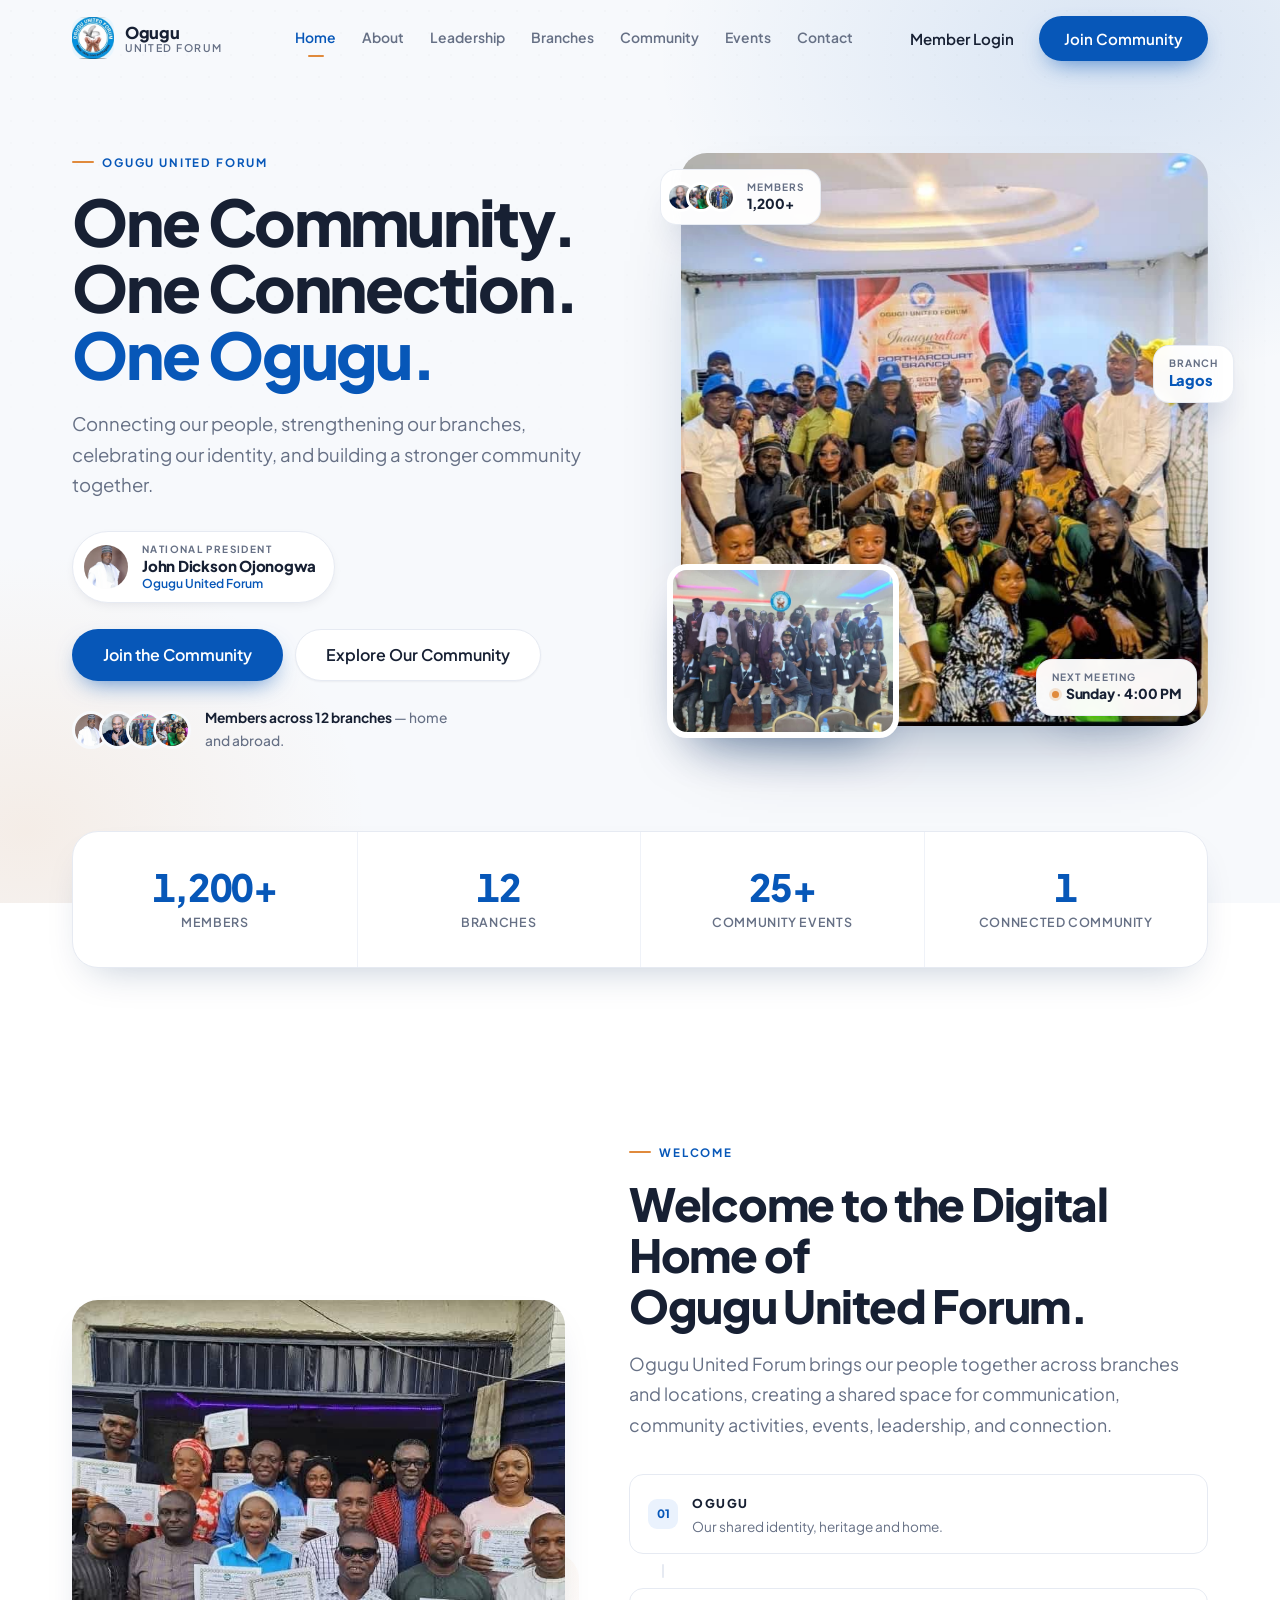
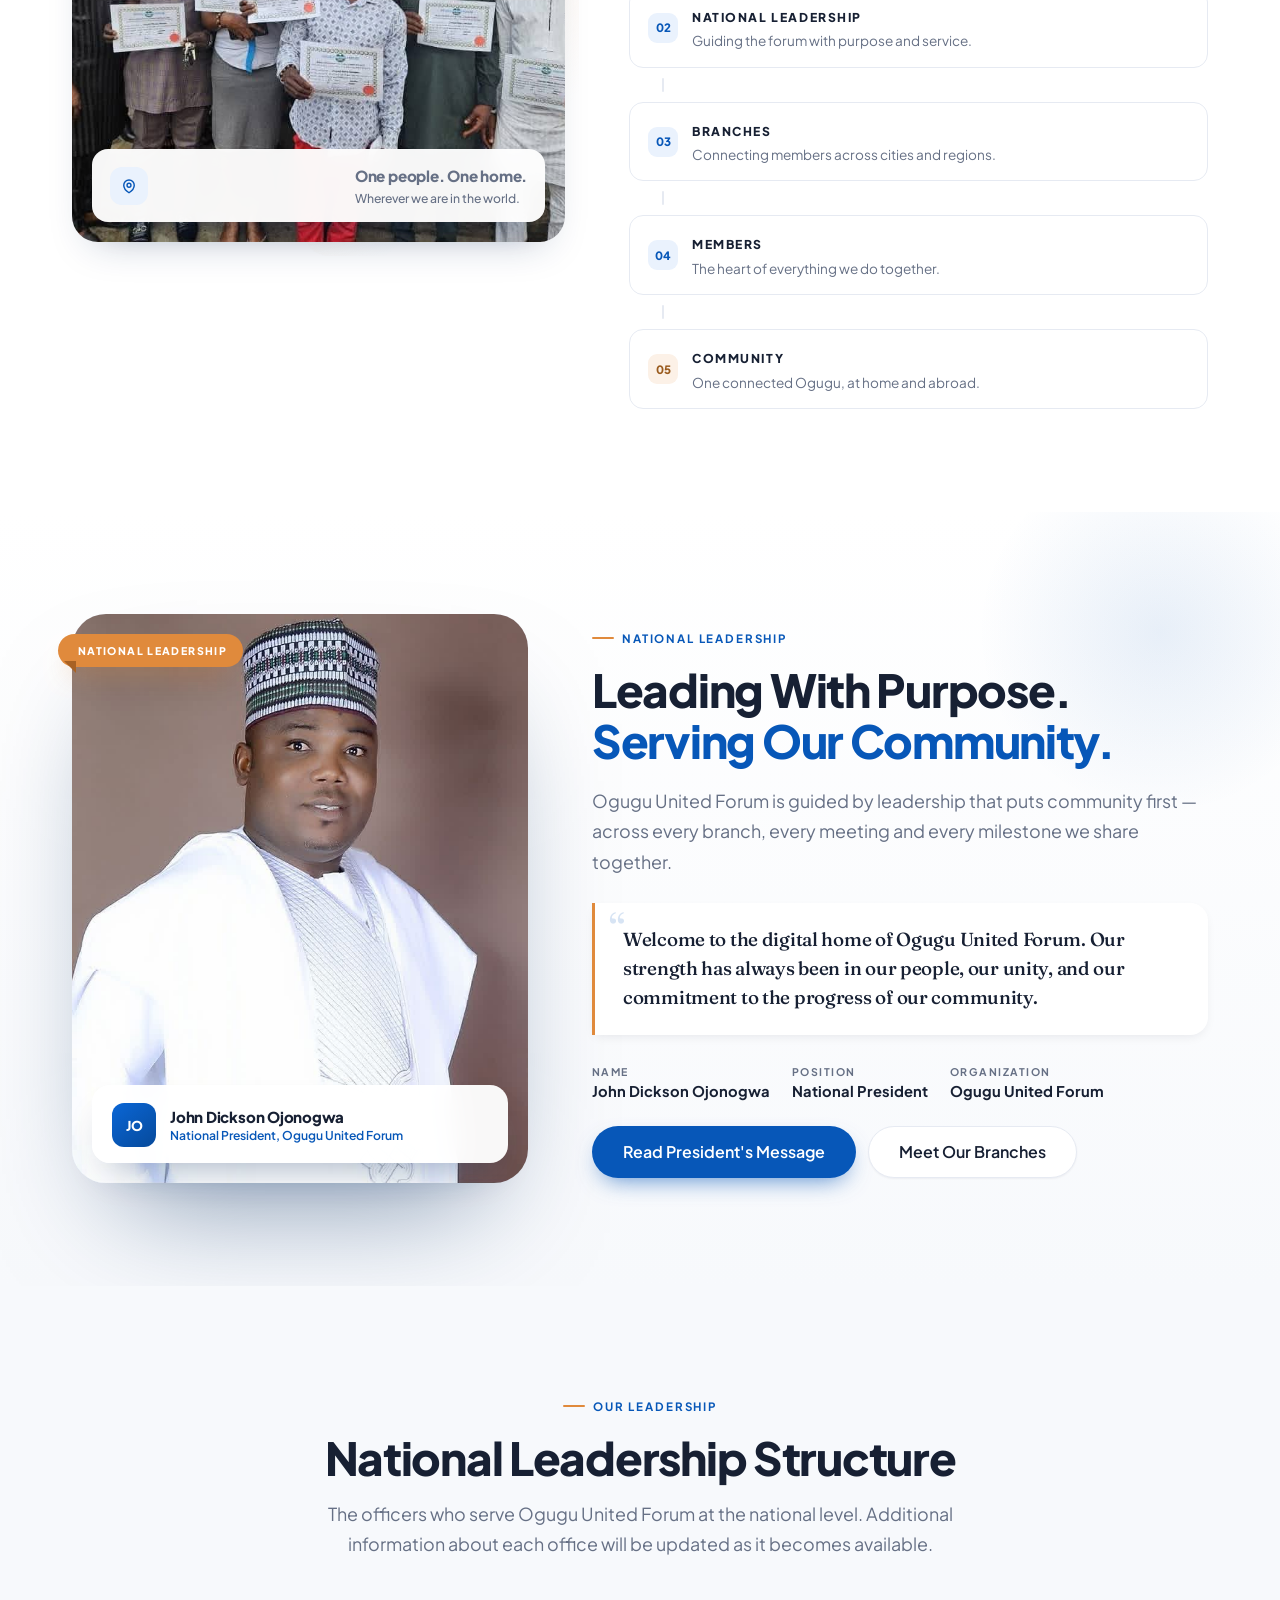
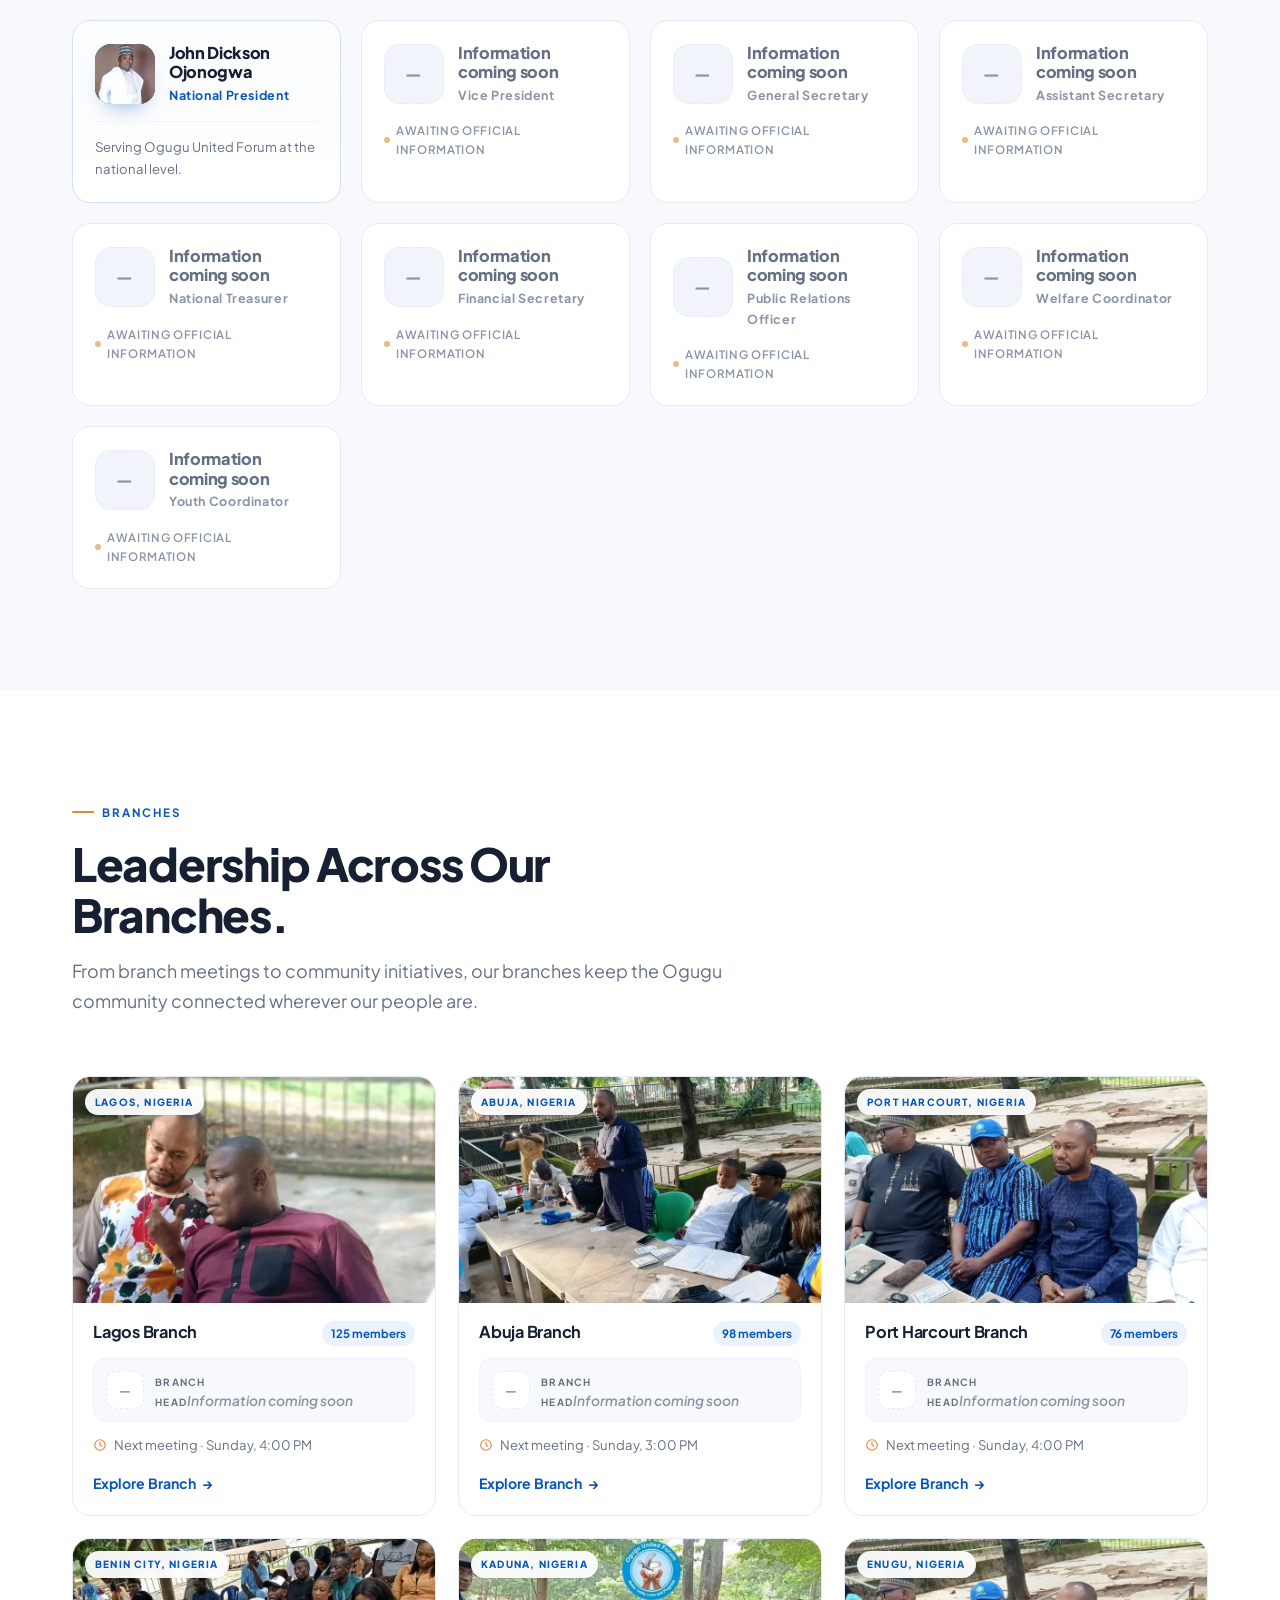
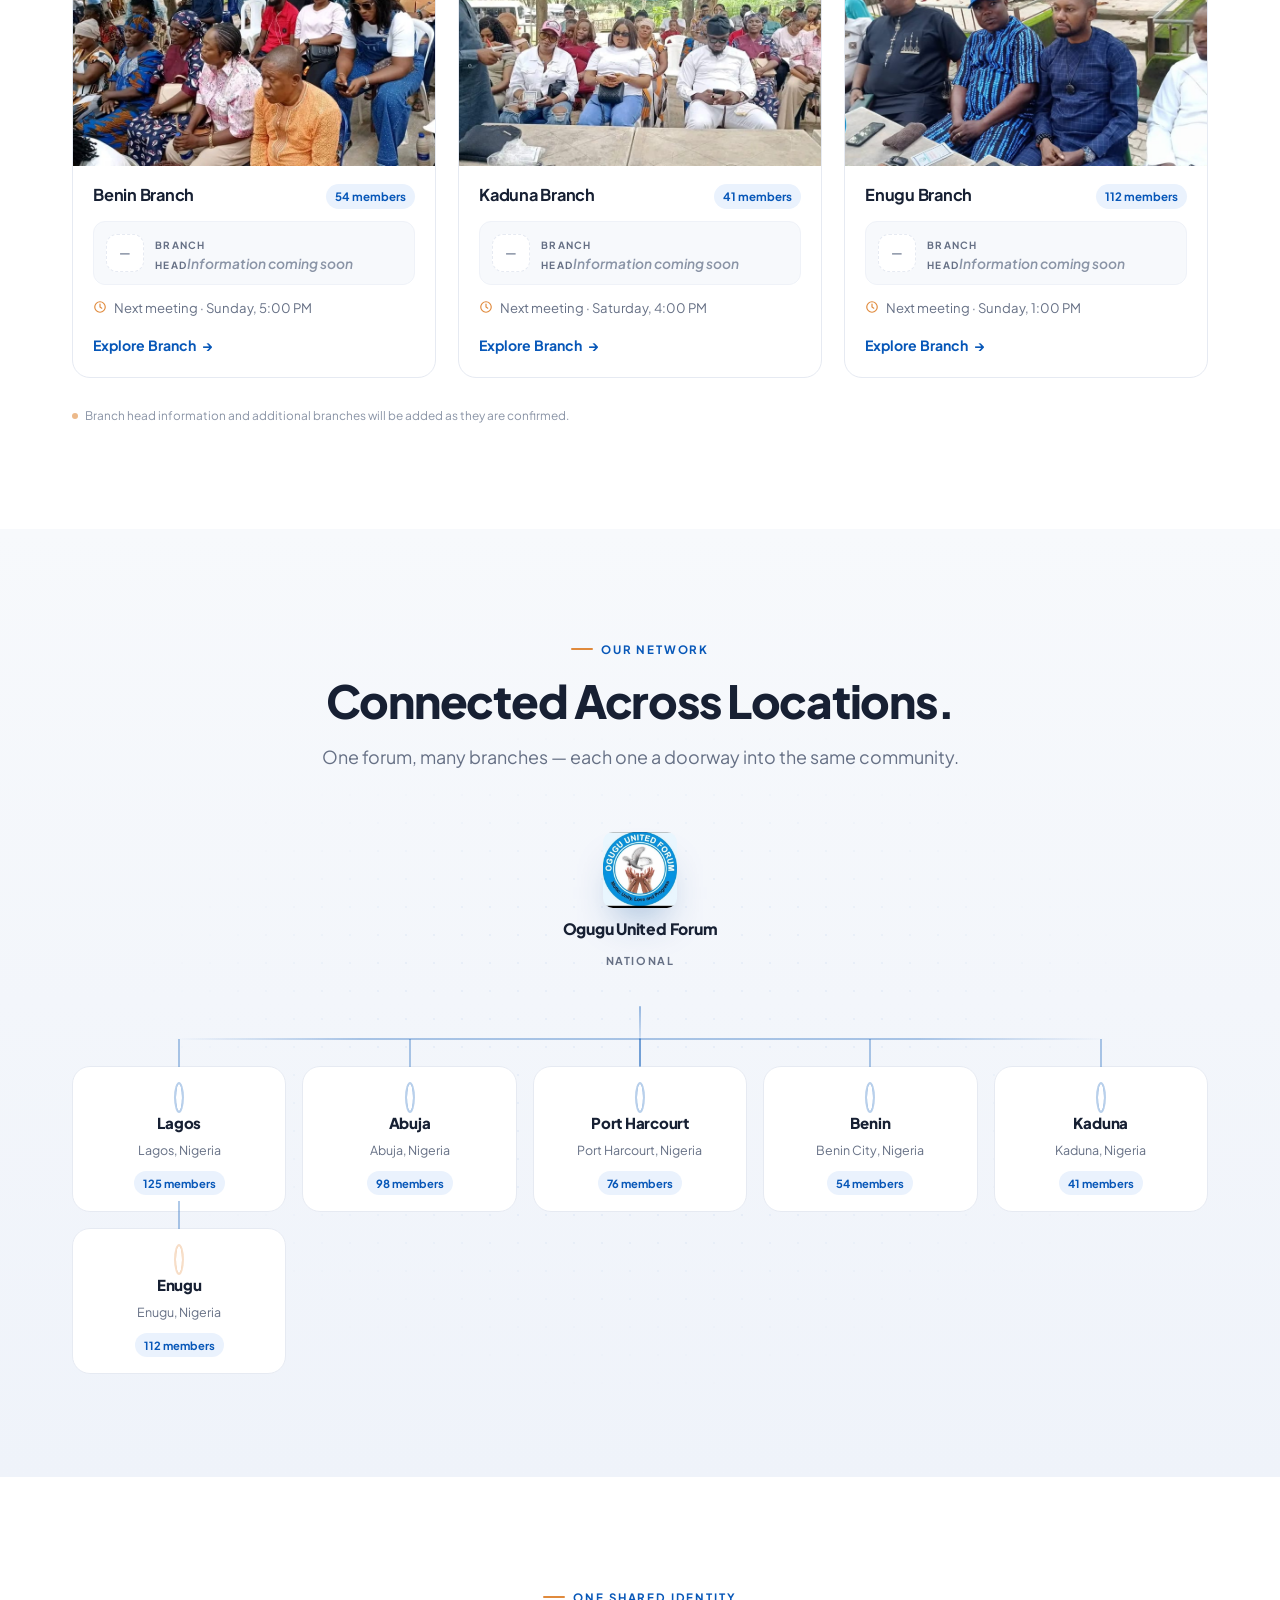
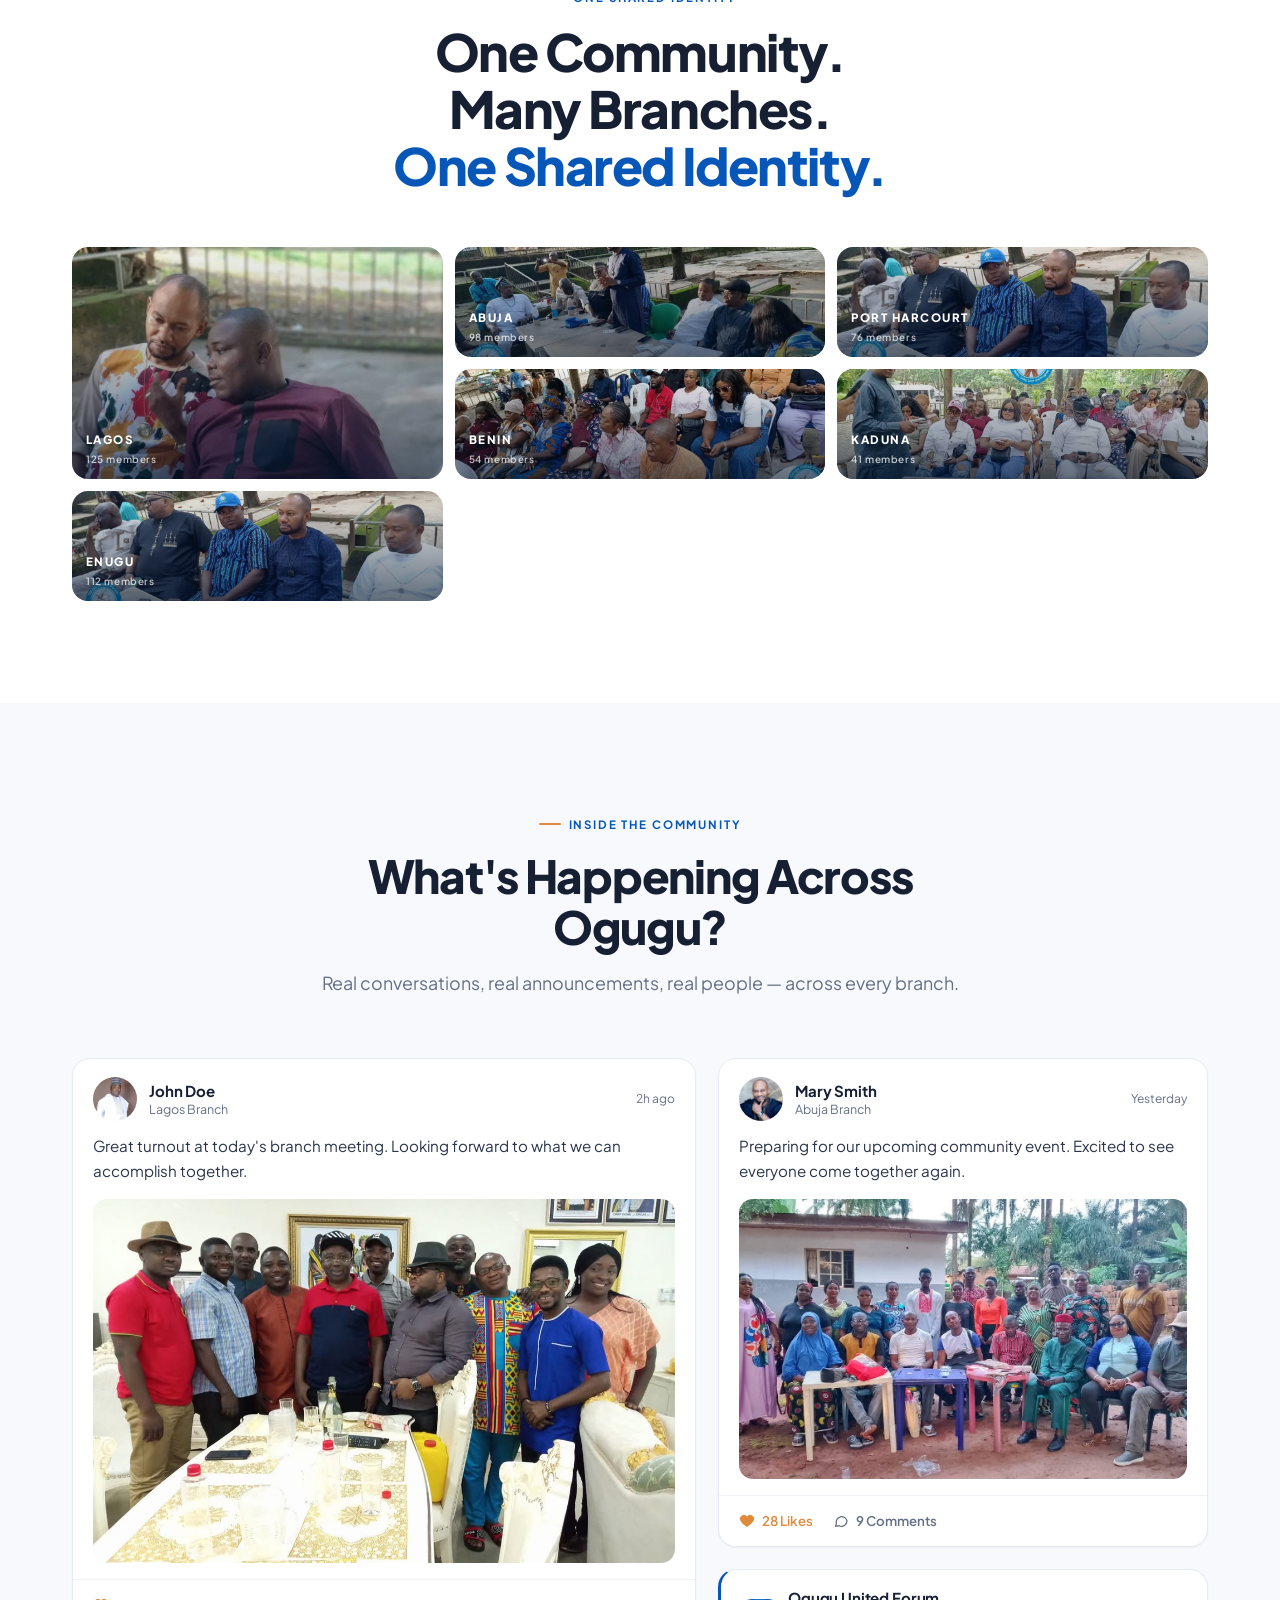
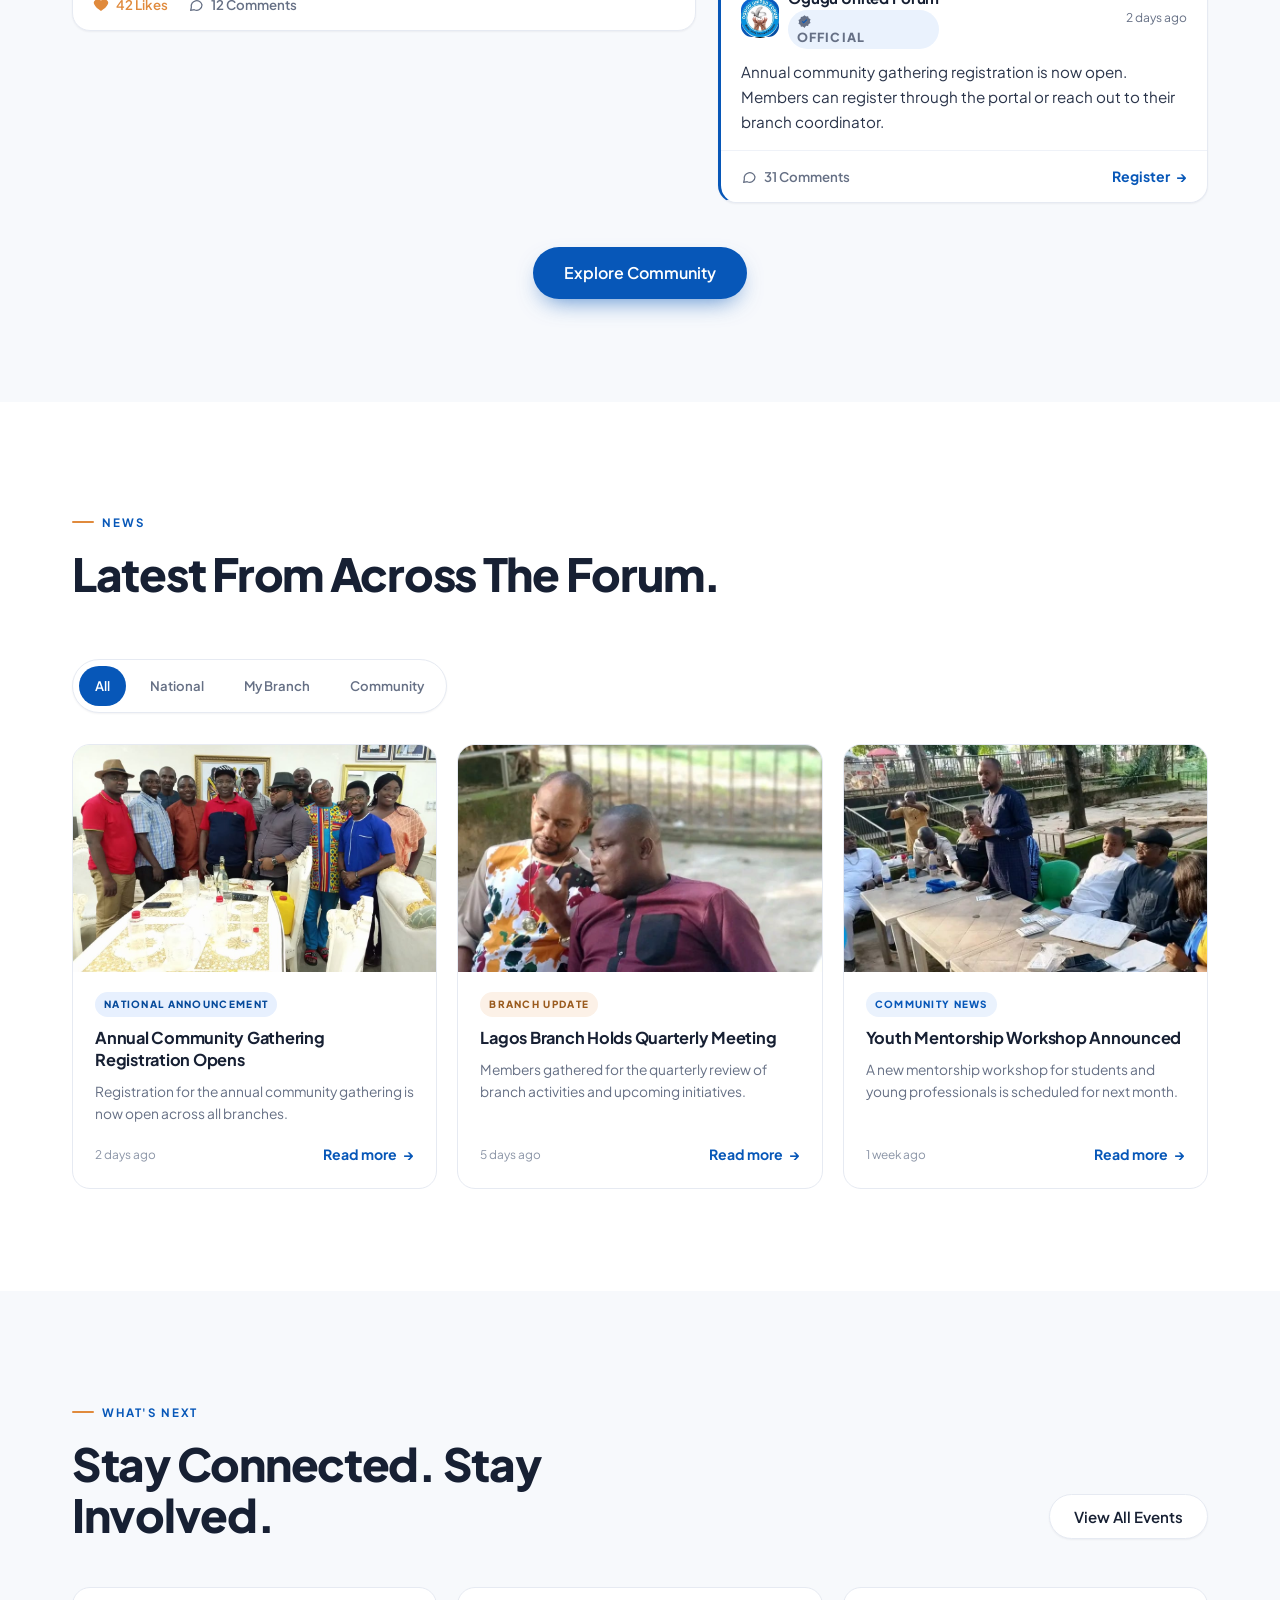
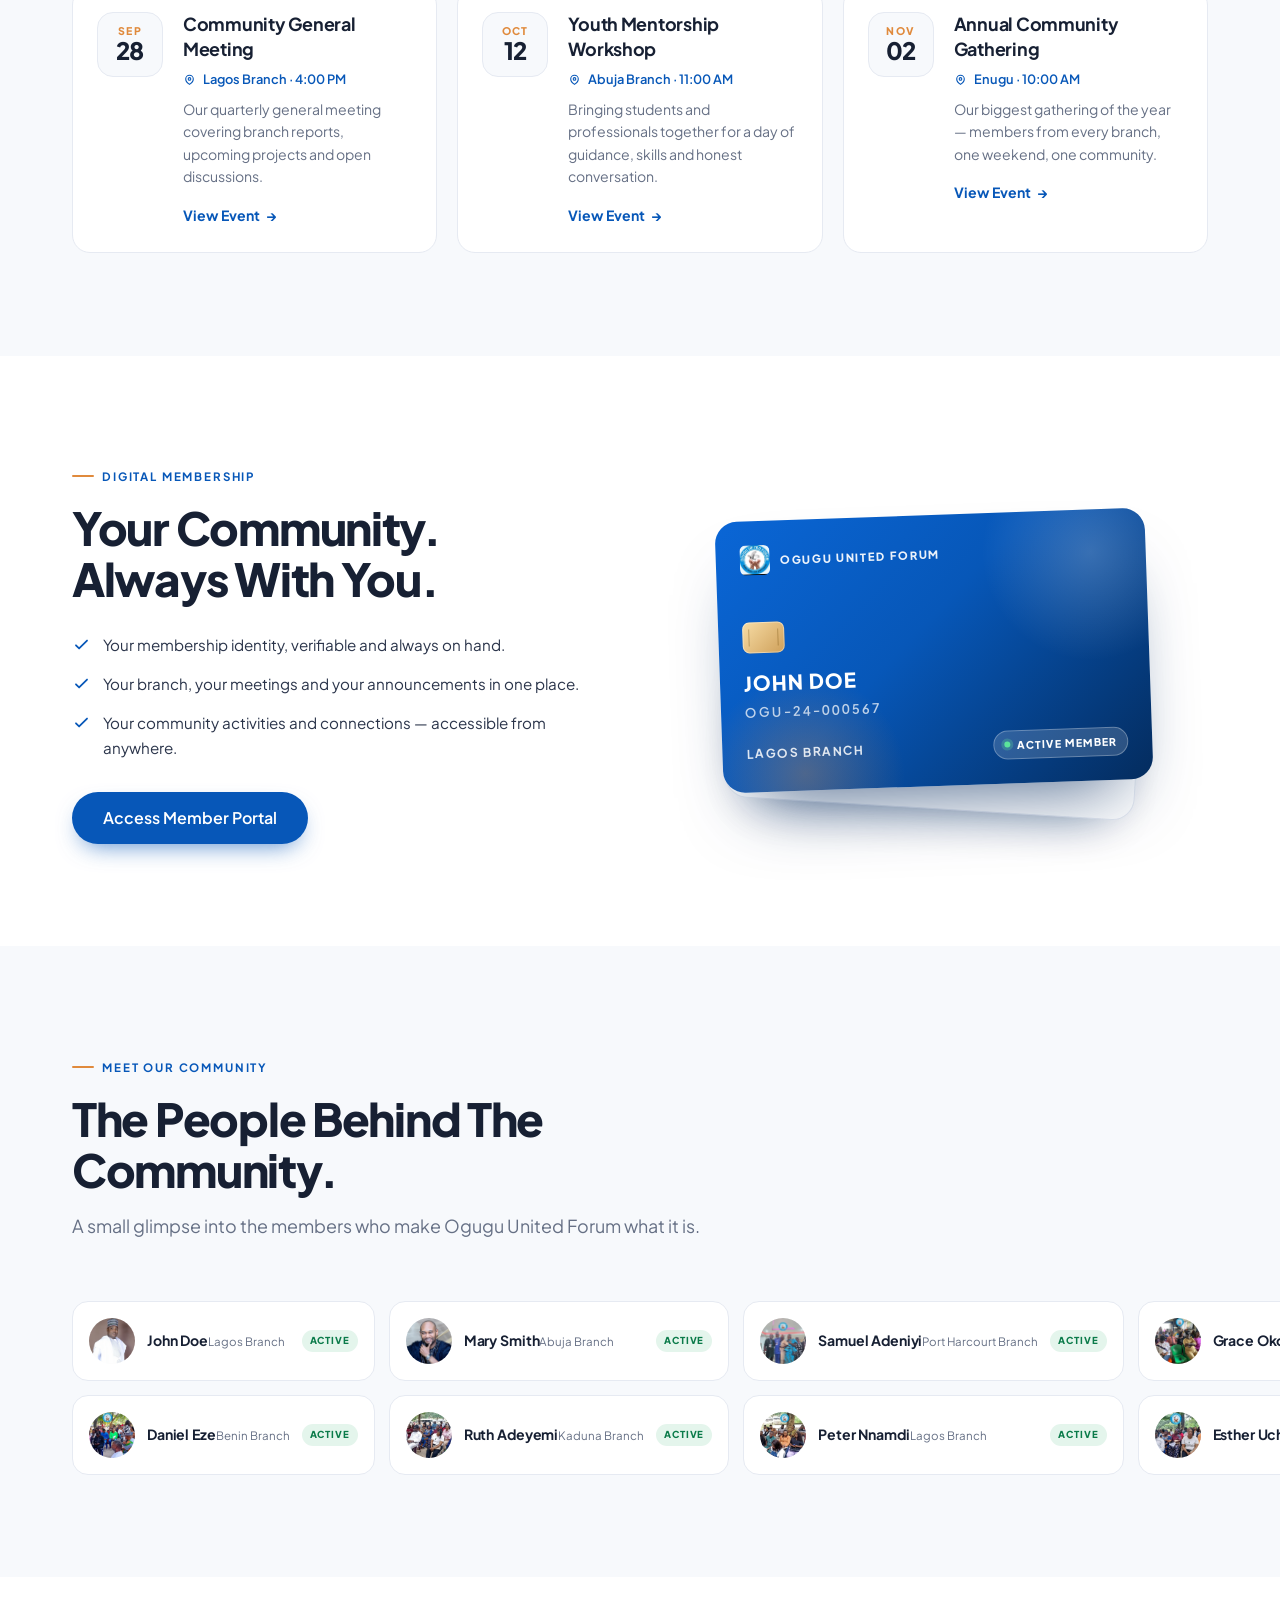
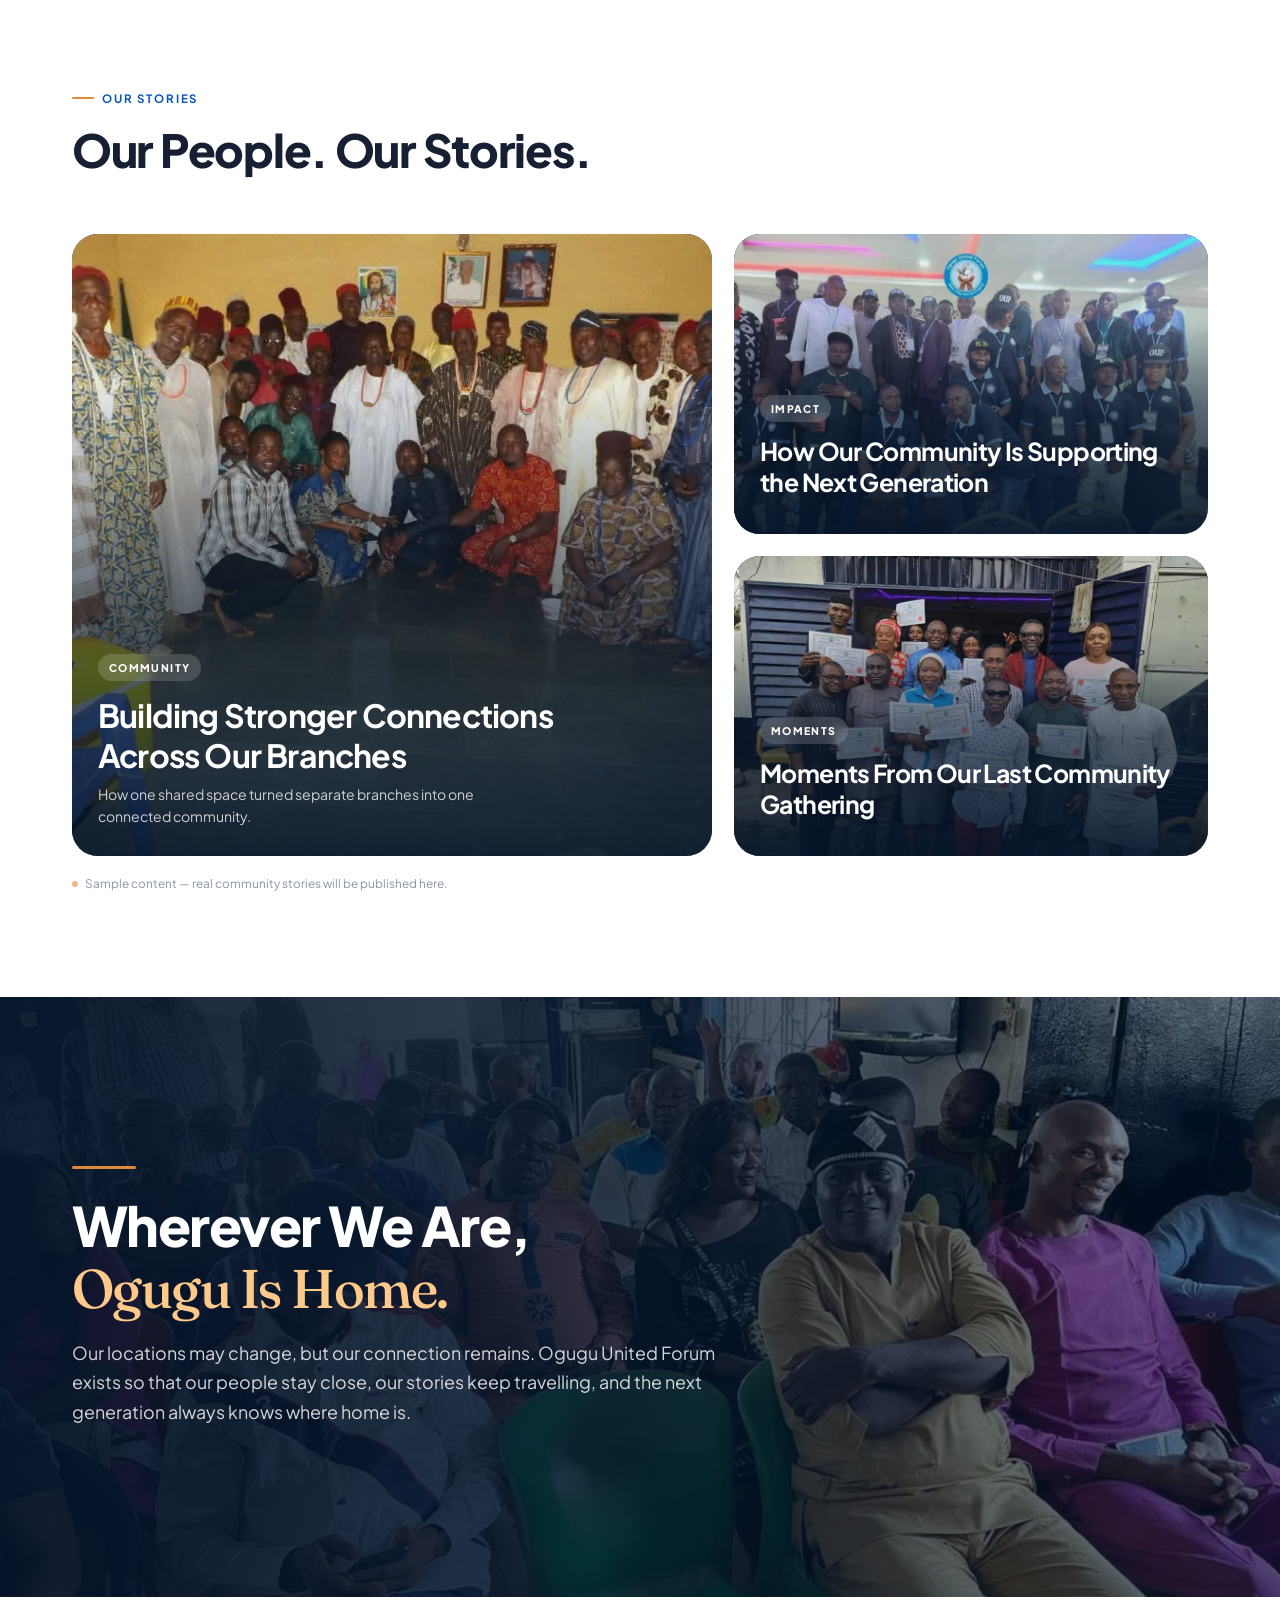
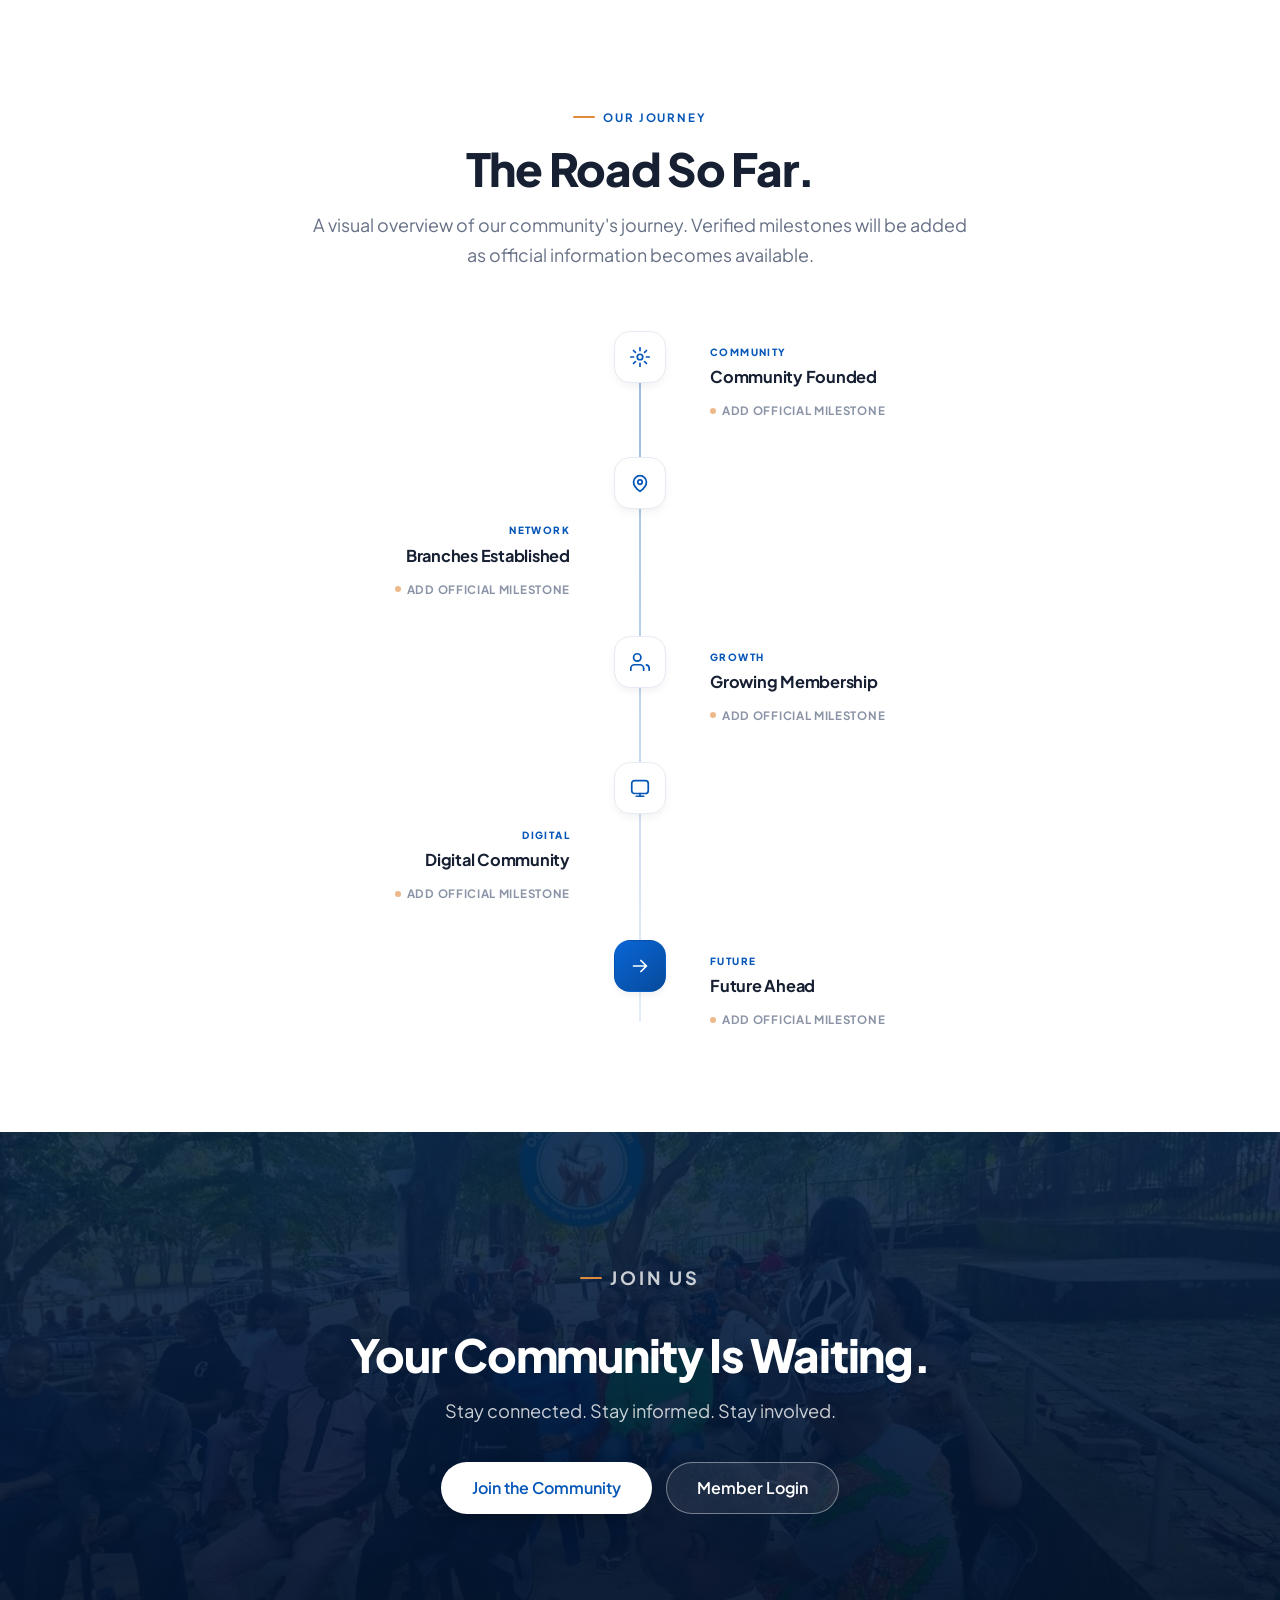
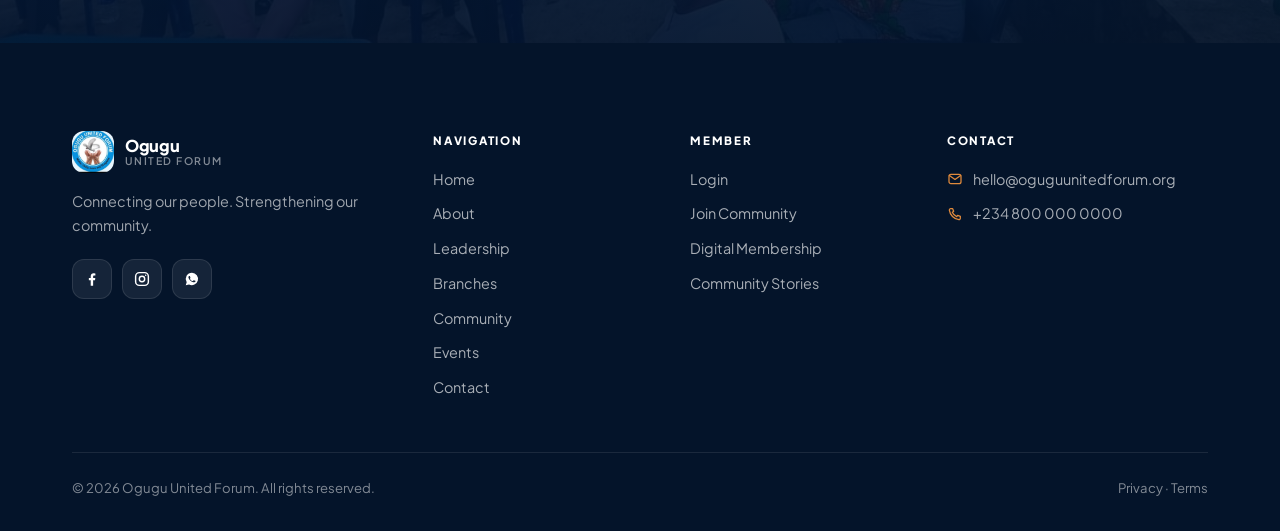
<file: index.html>
<!DOCTYPE html>
<html lang="en">
<head>
<meta charset="utf-8">
<meta name="viewport" content="width=device-width, initial-scale=1, viewport-fit=cover">

<title>Ogugu United Forum — Connecting Our Community</title>
<meta name="description" content="Ogugu United Forum is the digital home of the Ogugu community — connecting members, branches, leadership, events and activities across our shared identity.">
<meta name="theme-color" content="#0757B8">
<link rel="canonical" href="https://oguguunitedforum.org/">

<!-- Open Graph -->
<meta property="og:type" content="website">
<meta property="og:site_name" content="Ogugu United Forum">
<meta property="og:title" content="Ogugu United Forum — Connecting Our Community">
<meta property="og:description" content="Connecting our people, strengthening our branches, celebrating our identity, and building a stronger community together.">
<meta property="og:url" content="https://oguguunitedforum.org/">
<meta property="og:image" content="landingpageimages/event-1.jpeg">
<meta property="og:image:alt" content="Members of the Ogugu community gathered together">

<!-- Twitter -->
<meta name="twitter:card" content="summary_large_image">
<meta name="twitter:title" content="Ogugu United Forum — Connecting Our Community">
<meta name="twitter:description" content="Connecting our people, strengthening our branches, celebrating our identity, and building a stronger community together.">
<meta name="twitter:image" content="landingpageimages/event-1.jpeg">

<!-- Favicon -->
<link rel="icon" href="data:image/svg+xml,%3Csvg xmlns='http://www.w3.org/2000/svg' viewBox='0 0 32 32'%3E%3Crect width='32' height='32' rx='9' fill='%230757B8'/%3E%3Ccircle cx='16' cy='16' r='7' fill='none' stroke='white' stroke-width='3'/%3E%3C/svg%3E">

<!-- Fonts -->
<link rel="preconnect" href="https://fonts.googleapis.com">
<link rel="preconnect" href="https://fonts.gstatic.com" crossorigin>
<link rel="stylesheet" media="print" onload="this.media='all'"
      href="https://fonts.googleapis.com/css2?family=Plus+Jakarta+Sans:wght@400;500;600;700;800&family=Fraunces:opsz,wght@9..144,500;9..144,600&display=swap">
<noscript>
  <link rel="stylesheet" href="https://fonts.googleapis.com/css2?family=Plus+Jakarta+Sans:wght@400;500;600;700;800&family=Fraunces:opsz,wght@9..144,500;9..144,600&display=swap">
</noscript>

<style>
/* ==========================================================================
   OGUGU UNITED FORUM — LANDING (Premium Community + Leadership)
   In a project structure:
     css/landing.css
     css/landing-responsive.css
     js/landing.js
     js/data/leadership.js
     js/data/branches.js
   ========================================================================== */

/* ---------- 1. TOKENS ---------- */
:root{
  --blue:#0757B8;
  --blue-deep:#064A9B;
  --blue-ink:#042C5E;
  --blue-tint:#EAF2FD;

  --white:#FFFFFF;
  --soft:#F7F9FC;
  --soft-2:#F1F4FA;

  --ink:#172033;
  --muted:#667085;
  --muted-2:#8A94A6;

  --line:#E6EAF2;
  --line-soft:#EFF2F8;

  --accent:#E08A3C;
  --accent-soft:#FCF1E7;
  --accent-ink:#9A5B1E;

  --radius-sm:12px;
  --radius:18px;
  --radius-lg:26px;
  --radius-xl:34px;

  --shadow-xs:0 1px 2px rgba(16,24,40,.05);
  --shadow-sm:0 4px 12px -4px rgba(16,24,40,.10);
  --shadow-md:0 18px 40px -20px rgba(6,43,94,.28);
  --shadow-lg:0 40px 80px -40px rgba(6,43,94,.45);
  --shadow-xl:0 60px 120px -50px rgba(6,43,94,.55);

  --container:1200px;
  --nav-h:78px;
  --nav-h-scrolled:64px;

  --font:'Plus Jakarta Sans',-apple-system,BlinkMacSystemFont,'Segoe UI',Roboto,'Helvetica Neue',Arial,sans-serif;
  --font-serif:'Fraunces',Georgia,'Times New Roman',serif;
  --ease:cubic-bezier(.22,.61,.36,1);
}

/* ---------- 2. RESET ---------- */
*,*::before,*::after{box-sizing:border-box}
html{
  -webkit-text-size-adjust:100%;
  scroll-behavior:smooth;
  scroll-padding-top:96px;
}
body{
  margin:0;
  font-family:var(--font);
  font-size:16px;
  line-height:1.65;
  color:var(--ink);
  background:var(--white);
  overflow-x:hidden;
  -webkit-font-smoothing:antialiased;
  -moz-osx-font-smoothing:grayscale;
}
img,svg{display:block;max-width:100%}
img{height:auto}
a{color:inherit;text-decoration:none}
button{font:inherit;color:inherit;background:none;border:0;cursor:pointer}
ul{list-style:none;margin:0;padding:0}
h1,h2,h3,h4,p{margin:0}
figure{margin:0}

:focus-visible{
  outline:3px solid rgba(7,87,184,.5);
  outline-offset:3px;
  border-radius:8px;
}
button:focus:not(:focus-visible),
a:focus:not(:focus-visible){outline:none}

/* ---------- 3. LAYOUT PRIMITIVES ---------- */
.container{
  width:100%;
  max-width:var(--container);
  margin-inline:auto;
  padding-inline:20px;
}
@media (min-width:768px){ .container{padding-inline:32px} }

.section{padding:clamp(64px,8vw,116px) 0}
.section--soft{background:var(--soft)}
.section--tight{padding-top:clamp(48px,6vw,84px)}
.section--tight-bottom{padding-bottom:clamp(48px,6vw,84px)}

.skip-link{
  position:absolute;left:16px;top:-100px;z-index:200;
  background:var(--blue);color:#fff;padding:12px 20px;border-radius:0 0 12px 12px;
  font-weight:600;transition:top .2s ease;
}
.skip-link:focus{top:0}

/* ---------- 4. TYPOGRAPHY ---------- */
.eyebrow{
  display:inline-flex;align-items:center;gap:8px;
  font-size:.72rem;font-weight:700;letter-spacing:.16em;text-transform:uppercase;
  color:var(--blue);
  margin-bottom:16px;
}
.eyebrow::before{
  content:"";width:22px;height:2px;border-radius:2px;background:var(--accent);
}
.eyebrow--light{color:rgba(255,255,255,.85)}
.eyebrow--light::before{background:var(--accent)}
.eyebrow--center{justify-content:center}

h1,.h1{
  font-size:clamp(2.35rem,6.2vw,4rem);
  line-height:1.04;
  letter-spacing:-.035em;
  font-weight:800;
}
h2,.h2{
  font-size:clamp(1.85rem,4.1vw,2.85rem);
  line-height:1.12;
  letter-spacing:-.028em;
  font-weight:800;
}
h3{font-size:1.12rem;line-height:1.35;letter-spacing:-.015em;font-weight:700}

.serif{font-family:var(--font-serif);font-weight:500;letter-spacing:-.02em}
.lede{
  font-size:clamp(1rem,1.6vw,1.12rem);
  color:var(--muted);
  line-height:1.7;
  max-width:58ch;
}
.section-head{max-width:660px;margin-bottom:clamp(36px,5vw,60px)}
.section-head--center{margin-inline:auto;text-align:center}
.section-head--center .lede{margin-inline:auto}

/* ---------- 5. BUTTONS ---------- */
.btn{
  display:inline-flex;align-items:center;justify-content:center;gap:8px;
  font-size:.94rem;font-weight:600;line-height:1;
  padding:14px 24px;
  border-radius:999px;
  border:1px solid transparent;
  white-space:nowrap;
  cursor:pointer;
  transition:transform .22s var(--ease),box-shadow .28s var(--ease),background-color .2s ease,color .2s ease,border-color .2s ease;
}
.btn:active{transform:translateY(0) scale(.985)}

.btn--primary{
  background:var(--blue);color:#fff;
  box-shadow:0 10px 24px -10px rgba(7,87,184,.75);
}
.btn--primary:hover{
  background:var(--blue-deep);
  transform:translateY(-2px);
  box-shadow:0 18px 34px -14px rgba(7,87,184,.8);
}
.btn--outline{
  background:#fff;color:var(--ink);border-color:var(--line);
  box-shadow:var(--shadow-xs);
}
.btn--outline:hover{
  border-color:var(--blue);color:var(--blue);
  transform:translateY(-2px);
  box-shadow:0 12px 24px -14px rgba(7,87,184,.5);
}
.btn--ghost{background:transparent;color:var(--ink);padding-inline:16px}
.btn--ghost:hover{color:var(--blue);background:rgba(7,87,184,.07)}
.btn--white{background:#fff;color:var(--blue);box-shadow:0 12px 28px -14px rgba(0,0,0,.5)}
.btn--white:hover{transform:translateY(-2px);box-shadow:0 20px 36px -16px rgba(0,0,0,.55)}
.btn--outline-light{background:rgba(255,255,255,.08);color:#fff;border-color:rgba(255,255,255,.4)}
.btn--outline-light:hover{background:rgba(255,255,255,.16);border-color:#fff;transform:translateY(-2px)}
.btn--lg{padding:17px 30px;font-size:1rem}
.btn--sm{padding:11px 18px;font-size:.86rem}

.link-arrow{
  display:inline-flex;align-items:center;gap:6px;
  font-size:.88rem;font-weight:700;color:var(--blue);
  transition:gap .2s var(--ease),color .2s ease;
}
.link-arrow span{transition:transform .25s var(--ease)}
.link-arrow:hover{color:var(--blue-deep)}
.link-arrow:hover span{transform:translateX(4px)}

/* ---------- 6. NAVIGATION ---------- */
.site-nav{
  position:fixed;inset:0 0 auto 0;z-index:100;
  height:var(--nav-h);
  display:flex;align-items:center;
  background:transparent;
  transition:height .3s var(--ease),background-color .3s ease,box-shadow .3s ease,border-color .3s ease;
  border-bottom:1px solid transparent;
}
.site-nav.is-scrolled{
  height:var(--nav-h-scrolled);
  background:rgba(255,255,255,.92);
  -webkit-backdrop-filter:saturate(180%) blur(14px);
  backdrop-filter:saturate(180%) blur(14px);
  border-bottom-color:var(--line);
  box-shadow:0 6px 24px -18px rgba(6,43,94,.5);
}
.nav-inner{display:flex;align-items:center;gap:20px;width:100%}

.brand{display:flex;align-items:center;gap:11px;flex-shrink:0}
.brand-mark{width:42px;height:42px;flex-shrink:0;transition:transform .3s var(--ease)}
.brand:hover .brand-mark{transform:rotate(-6deg) scale(1.04)}
.brand-text{display:flex;flex-direction:column;line-height:1.05}
.brand-text strong{font-size:1.02rem;font-weight:800;letter-spacing:-.02em;color:var(--ink)}
.brand-text span{font-size:.66rem;font-weight:600;letter-spacing:.14em;text-transform:uppercase;color:var(--muted)}

.nav-links{display:none;align-items:center;gap:2px;margin-left:auto}
.nav-links a{
  position:relative;
  font-size:.87rem;font-weight:600;color:var(--muted);
  padding:9px 12px;border-radius:999px;
  transition:color .2s ease,background-color .2s ease;
}
.nav-links a:hover{color:var(--ink);background:rgba(7,87,184,.06)}
.nav-links a.is-active{color:var(--blue)}
.nav-links a.is-active::after{
  content:"";position:absolute;left:50%;bottom:2px;transform:translateX(-50%);
  width:16px;height:2px;border-radius:2px;background:var(--accent);
}

.nav-actions{display:none;align-items:center;gap:8px;margin-left:8px}

.nav-toggle{
  margin-left:auto;
  width:44px;height:44px;border-radius:12px;
  display:grid;place-content:center;gap:5px;
  border:1px solid var(--line);background:#fff;
  transition:background-color .2s ease,border-color .2s ease;
}
.nav-toggle:hover{border-color:var(--blue)}
.nav-toggle span{
  display:block;width:18px;height:2px;border-radius:2px;background:var(--ink);
  transition:transform .3s var(--ease),opacity .2s ease;
}
.nav-toggle[aria-expanded="true"] span:nth-child(1){transform:translateY(7px) rotate(45deg)}
.nav-toggle[aria-expanded="true"] span:nth-child(2){opacity:0}
.nav-toggle[aria-expanded="true"] span:nth-child(3){transform:translateY(-7px) rotate(-45deg)}

.mobile-menu{
  position:absolute;top:100%;left:0;right:0;
  background:#fff;
  border-bottom:1px solid var(--line);
  box-shadow:0 24px 40px -28px rgba(6,43,94,.5);
  max-height:0;overflow:hidden;visibility:hidden;
  transition:max-height .4s var(--ease),visibility .4s;
}
.mobile-menu.is-open{max-height:640px;visibility:visible}
.mobile-menu-inner{padding:14px 20px 24px;display:flex;flex-direction:column;gap:2px}
.mobile-menu a{
  padding:14px 12px;border-radius:12px;
  font-weight:600;font-size:1rem;color:var(--ink);
  transition:background-color .18s ease,color .18s ease;
}
.mobile-menu a:hover,.mobile-menu a:focus-visible{background:var(--soft);color:var(--blue)}
.mobile-menu .mm-divider{height:1px;background:var(--line);margin:12px 4px}
.mobile-menu .mm-actions{display:flex;flex-direction:column;gap:10px;padding:4px 0 0}
.mobile-menu .btn{width:100%}

@media (min-width:1100px){
  .nav-links{display:flex}
  .nav-actions{display:flex}
  .nav-toggle{display:none}
  .mobile-menu{display:none}
}
@media (min-width:900px) and (max-width:1099px){
  .nav-links{display:flex}
  .nav-links a{padding:9px 9px;font-size:.82rem}
  .nav-actions .btn--ghost{display:none}
  .nav-toggle{display:none}
  .mobile-menu{display:none}
}

/* ---------- 7. HERO ---------- */
.hero{
  position:relative;
  padding-top:calc(var(--nav-h) + 44px);
  padding-bottom:clamp(96px,12vw,150px);
  background:var(--soft);
  overflow:hidden;
}
.hero::before{
  content:"";position:absolute;inset:0;
  background:
    radial-gradient(760px 520px at 88% 6%, rgba(7,87,184,.13), transparent 62%),
    radial-gradient(520px 420px at 2% 92%, rgba(224,138,60,.11), transparent 66%);
  pointer-events:none;
}
.hero::after{
  content:"";position:absolute;inset:0;pointer-events:none;
  background-image:radial-gradient(rgba(23,32,51,.055) 1px, transparent 1px);
  background-size:22px 22px;
  mask-image:linear-gradient(180deg,rgba(0,0,0,.5),transparent 62%);
  -webkit-mask-image:linear-gradient(180deg,rgba(0,0,0,.5),transparent 62%);
  opacity:.7;
}
.hero-grid{
  position:relative;z-index:2;
  display:grid;grid-template-columns:1fr;gap:56px;align-items:center;
}
.hero-title{margin-bottom:22px}
.hero-title .dim{color:var(--ink)}
.hero-title .pop{color:var(--blue)}
.hero-sub{font-size:clamp(1.02rem,1.7vw,1.16rem);color:var(--muted);max-width:47ch;margin-bottom:30px}

.hero-cta{display:flex;flex-wrap:wrap;gap:12px;margin-bottom:26px}

/* Leadership identity card (subtle) */
.lead-id{
  display:inline-flex;align-items:center;gap:14px;
  padding:11px 18px 11px 11px;
  border-radius:999px;
  background:#fff;border:1px solid var(--line);
  box-shadow:var(--shadow-sm);
  margin-bottom:26px;
  transition:transform .3s var(--ease),box-shadow .3s var(--ease),border-color .3s ease;
}
.lead-id:hover{transform:translateY(-2px);box-shadow:var(--shadow-md);border-color:#D5E1F2}
.lead-id .li-avatar{
  width:44px;height:44px;border-radius:50%;flex-shrink:0;
  background:linear-gradient(140deg,#0A66D6,#064A9B);
  color:#fff;display:grid;place-items:center;
  font-weight:800;font-size:.88rem;letter-spacing:.02em;
  overflow:hidden;
}
.lead-id .li-avatar img{width:100%;height:100%;object-fit:cover}
.lead-id .li-text{line-height:1.25}
.lead-id .li-org{
  display:block;font-size:.62rem;font-weight:700;letter-spacing:.14em;
  text-transform:uppercase;color:var(--muted);margin-bottom:2px;
}
.lead-id .li-name{
  display:block;font-size:.94rem;font-weight:800;letter-spacing:-.015em;color:var(--ink);
}
.lead-id .li-role{
  display:block;font-size:.76rem;color:var(--blue);font-weight:600;
}

.hero-trust{display:flex;align-items:center;gap:14px;flex-wrap:wrap}
.avatar-stack{display:flex}
.avatar-stack img{
  width:38px;height:38px;border-radius:50%;object-fit:cover;
  border:3px solid var(--soft);margin-left:-11px;background:var(--line);
}
.avatar-stack img:first-child{margin-left:0}
.hero-trust p{font-size:.86rem;color:var(--muted);font-weight:500;max-width:26ch}
.hero-trust strong{color:var(--ink);font-weight:700}

.hero-visual{position:relative;padding:8px 0 26px}
.hv-glow{
  position:absolute;inset:12% -8% 8% -8%;
  background:radial-gradient(closest-side,rgba(7,87,184,.22),transparent 72%);
  filter:blur(28px);z-index:0;
}
.hv-main{
  position:relative;z-index:1;
  border-radius:var(--radius-lg);overflow:hidden;
  aspect-ratio:4/4.35;
  box-shadow:var(--shadow-lg);
  background:var(--line);
}
.hv-main img{width:100%;height:100%;object-fit:cover;transform:scale(1.07);animation:hvSettle 1.8s var(--ease) forwards}
.hv-sub{
  position:absolute;z-index:2;left:-14px;bottom:14px;width:44%;
  border-radius:20px;overflow:hidden;
  border:6px solid #fff;
  aspect-ratio:4/3;
  background:var(--line);
  box-shadow:0 26px 50px -24px rgba(6,43,94,.55);
  animation:riseIn .9s var(--ease) .5s both;
}
.hv-sub img{width:100%;height:100%;object-fit:cover}

.float-card{
  position:absolute;z-index:3;
  background:rgba(255,255,255,.96);
  -webkit-backdrop-filter:blur(8px);backdrop-filter:blur(8px);
  border:1px solid rgba(230,234,242,.9);
  border-radius:16px;
  padding:11px 15px;
  box-shadow:0 20px 40px -20px rgba(6,43,94,.45);
  font-size:.78rem;line-height:1.35;
  animation:riseIn .8s var(--ease) both;
}
.float-card .fc-label{display:block;font-size:.63rem;font-weight:700;letter-spacing:.11em;text-transform:uppercase;color:var(--muted)}
.float-card .fc-value{display:block;font-size:.92rem;font-weight:800;color:var(--ink);letter-spacing:-.015em}

.fc-members{top:4%;left:-4%;display:flex;align-items:center;gap:11px;animation-delay:.75s}
.fc-members .avatar-stack img{width:30px;height:30px;border-color:#fff;margin-left:-10px}
.fc-members .fc-value{font-size:.86rem}
.fc-branch{top:33%;right:-5%;animation-delay:.95s}
.fc-branch .fc-value{color:var(--blue)}
.fc-meeting{bottom:6%;right:2%;animation-delay:1.15s}
.fc-meeting .fc-value{font-size:.86rem}
.fc-meeting .fc-dot{
  display:inline-block;width:7px;height:7px;border-radius:50%;
  background:var(--accent);margin-right:7px;vertical-align:1px;
  box-shadow:0 0 0 3px rgba(224,138,60,.2);
}

@keyframes hvSettle{to{transform:scale(1)}}
@keyframes riseIn{
  from{opacity:0;transform:translateY(22px)}
  to{opacity:1;transform:translateY(0)}
}
@keyframes heroRise{
  from{opacity:0;transform:translateY(26px)}
  to{opacity:1;transform:translateY(0)}
}
@keyframes floaty{
  0%,100%{transform:translateY(0)}
  50%{transform:translateY(-7px)}
}

.hero-copy > *{animation:heroRise .85s var(--ease) both}
.hero-copy > *:nth-child(1){animation-delay:.05s}
.hero-copy > *:nth-child(2){animation-delay:.14s}
.hero-copy > *:nth-child(3){animation-delay:.24s}
.hero-copy > *:nth-child(4){animation-delay:.34s}
.hero-copy > *:nth-child(5){animation-delay:.44s}
.hero-copy > *:nth-child(6){animation-delay:.54s}
.hero-visual{animation:heroRise 1s var(--ease) .18s both}

.fc-members{animation:riseIn .8s var(--ease) .75s both, floaty 6.5s ease-in-out 1.6s infinite}
.fc-branch{animation:riseIn .8s var(--ease) .95s both, floaty 7.4s ease-in-out 2s infinite}
.fc-meeting{animation:riseIn .8s var(--ease) 1.15s both, floaty 6s ease-in-out 2.4s infinite}

@media (min-width:1024px){
  .hero-grid{grid-template-columns:1.02fr .98fr;gap:60px}
  .hero{padding-top:calc(var(--nav-h) + 66px)}
}
@media (max-width:1023px){
  .hero-visual{max-width:540px;margin-inline:auto;width:100%}
  .hv-main{aspect-ratio:4/3.6}
}
@media (max-width:640px){
  .hv-sub{display:none}
  .hv-main{aspect-ratio:4/3.3;border-radius:22px}
  .fc-members{left:-4px;top:10px;padding:9px 12px}
  .fc-branch{right:-4px;top:26%}
  .fc-meeting{right:-4px;bottom:8px}
  .float-card{border-radius:13px}
  .hero-cta .btn{flex:1 1 100%}
}

/* ---------- 8. STATS STRIP ---------- */
.stats{position:relative;z-index:6;margin-top:-72px;padding-bottom:clamp(40px,5vw,64px)}
.stats-card{
  background:#fff;
  border:1px solid var(--line);
  border-radius:var(--radius-lg);
  box-shadow:var(--shadow-md);
  display:grid;grid-template-columns:repeat(2,1fr);
  overflow:hidden;
}
.stat{padding:26px 20px;text-align:center;position:relative}
.stat + .stat{border-left:1px solid var(--line-soft)}
.stat:nth-child(3){border-left:0}
.stat:nth-child(n+3){border-top:1px solid var(--line-soft)}
.stat-num{
  display:block;
  font-size:clamp(1.7rem,4.6vw,2.35rem);
  font-weight:800;letter-spacing:-.035em;
  color:var(--blue);
  line-height:1.1;
  font-variant-numeric:tabular-nums;
}
.stat-label{
  display:block;margin-top:5px;
  font-size:.78rem;font-weight:600;letter-spacing:.05em;
  text-transform:uppercase;color:var(--muted);
}
@media (min-width:768px){
  .stats-card{grid-template-columns:repeat(4,1fr)}
  .stat{padding:34px 22px}
  .stat:nth-child(3){border-left:1px solid var(--line-soft)}
  .stat:nth-child(n+3){border-top:0}
}

/* ---------- 9. WELCOME ---------- */
.welcome-grid{display:grid;grid-template-columns:1fr;gap:clamp(36px,5vw,68px);align-items:center}
.welcome-visual{position:relative}
.welcome-visual img{
  width:100%;border-radius:var(--radius-lg);object-fit:cover;
  aspect-ratio:4/4.4;
  box-shadow:var(--shadow-md);
}
.welcome-visual::before{
  content:"";position:absolute;inset:auto -14px -14px auto;
  width:56%;height:56%;
  border-radius:var(--radius-lg);
  background:linear-gradient(140deg,var(--accent-soft),transparent 70%);
  z-index:-1;
}
.welcome-badge{
  position:absolute;left:20px;bottom:20px;right:20px;
  background:rgba(255,255,255,.96);
  -webkit-backdrop-filter:blur(10px);backdrop-filter:blur(10px);
  border-radius:16px;padding:14px 18px;
  display:flex;align-items:center;justify-content:space-between;gap:14px;
  box-shadow:0 16px 32px -18px rgba(6,43,94,.45);
}
.welcome-badge strong{display:block;font-size:.95rem;font-weight:800;letter-spacing:-.015em}
.welcome-badge span{display:block;font-size:.76rem;color:var(--muted);font-weight:500}
.welcome-badge .badge-dot{
  width:38px;height:38px;border-radius:12px;flex-shrink:0;
  background:var(--blue-tint);display:grid;place-items:center;color:var(--blue);
}

/* Structure flow */
.structure{
  margin-top:34px;
  display:grid;gap:10px;
}
.structure-step{
  display:flex;align-items:center;gap:14px;
  padding:14px 18px;border-radius:14px;
  background:#fff;border:1px solid var(--line);
  transition:transform .25s var(--ease),box-shadow .25s var(--ease),border-color .25s ease;
}
.structure-step:hover{transform:translateX(4px);box-shadow:var(--shadow-sm);border-color:#D5E1F2}
.structure-step .ss-num{
  width:30px;height:30px;flex-shrink:0;border-radius:9px;
  background:var(--blue-tint);color:var(--blue);
  display:grid;place-items:center;
  font-size:.72rem;font-weight:800;
}
.structure-step strong{
  font-size:.76rem;font-weight:800;letter-spacing:.13em;text-transform:uppercase;
  color:var(--ink);
}
.structure-step p{font-size:.85rem;color:var(--muted);margin-top:1px}
.structure-step:last-child .ss-num{background:var(--accent-soft);color:var(--accent-ink)}
.structure-arrow{
  width:2px;height:14px;background:var(--line);
  margin-left:33px;border-radius:2px;
}
@media (min-width:1024px){
  .welcome-grid{grid-template-columns:.92fr 1.08fr}
}

/* ---------- 10. PRESIDENT (Hero leadership block) ---------- */
.president{
  position:relative;
  background:linear-gradient(180deg,var(--white) 0%,var(--soft) 100%);
  overflow:hidden;
}
.president::before{
  content:"";position:absolute;top:-140px;right:-140px;
  width:520px;height:520px;border-radius:50%;
  background:radial-gradient(closest-side,rgba(7,87,184,.09),transparent 70%);
  pointer-events:none;
}
.president-grid{
  display:grid;grid-template-columns:1fr;gap:clamp(40px,5vw,72px);
  align-items:center;position:relative;z-index:2;
}
.president-portrait{
  position:relative;
  max-width:480px;margin-inline:auto;width:100%;
}
.pp-frame{
  position:relative;
  border-radius:var(--radius-xl);
  overflow:hidden;
  aspect-ratio:4/5;
  background:linear-gradient(160deg,#E8EFFA,#DCE7F5);
  box-shadow:var(--shadow-xl);
  isolation:isolate;
}
.pp-frame img{width:100%;height:100%;object-fit:cover}

/* Initials placeholder for when no photo exists */
.pp-initials{
  position:absolute;inset:0;
  display:grid;place-items:center;
  background:linear-gradient(160deg,#0A66D6,#064A9B);
  color:#fff;
  font-family:var(--font-serif);
  font-weight:500;
  font-size:clamp(4rem,12vw,7rem);
  letter-spacing:-.02em;
}
.pp-initials::after{
  content:"";position:absolute;inset:0;
  background:radial-gradient(closest-side at 70% 20%,rgba(255,255,255,.16),transparent 70%);
  pointer-events:none;
}
.pp-frame img[data-loaded="false"] + .pp-initials,
.pp-frame .pp-initials[hidden]{display:none}

.pp-caption{
  position:absolute;left:20px;bottom:20px;right:20px;
  background:rgba(255,255,255,.96);
  -webkit-backdrop-filter:blur(12px);backdrop-filter:blur(12px);
  border-radius:18px;padding:16px 20px;
  box-shadow:0 20px 40px -20px rgba(6,43,94,.45);
  display:flex;align-items:center;gap:14px;
}
.pp-caption .pc-avatar{
  width:44px;height:44px;border-radius:12px;flex-shrink:0;
  background:linear-gradient(140deg,#0A66D6,#064A9B);
  color:#fff;display:grid;place-items:center;
  font-weight:800;font-size:.85rem;
}
.pp-caption strong{display:block;font-size:.94rem;font-weight:800;letter-spacing:-.015em;color:var(--ink);line-height:1.2}
.pp-caption span{display:block;font-size:.76rem;color:var(--blue);font-weight:600;line-height:1.3;margin-top:2px}

.pp-ribbon{
  position:absolute;top:20px;left:-14px;
  background:var(--accent);color:#fff;
  padding:8px 16px 8px 20px;
  border-radius:999px;
  font-size:.66rem;font-weight:800;letter-spacing:.13em;text-transform:uppercase;
  box-shadow:0 14px 26px -12px rgba(224,138,60,.65);
}
.pp-ribbon::after{
  content:"";position:absolute;left:6px;bottom:-6px;border:6px solid transparent;
  border-top-color:#A86224;border-right-color:#A86225;
  transform:rotate(0deg);
}

.president-copy h2{margin-bottom:20px}
.president-copy h2 em{font-style:normal;color:var(--blue)}
.president-quote{
  position:relative;
  margin:26px 0 30px;
  padding:22px 24px 22px 28px;
  border-left:3px solid var(--accent);
  background:#fff;
  border-radius:0 18px 18px 0;
  box-shadow:var(--shadow-sm);
}
.president-quote p{
  font-family:var(--font-serif);
  font-weight:500;
  font-size:clamp(1.02rem,1.7vw,1.18rem);
  line-height:1.55;
  letter-spacing:-.015em;
  color:var(--ink);
}
.president-quote .pq-mark{
  position:absolute;top:6px;left:14px;
  font-family:var(--font-serif);
  font-size:2.6rem;line-height:1;color:rgba(7,87,184,.16);
}
.president-meta{
  display:flex;flex-wrap:wrap;gap:22px;
  margin-bottom:26px;
}
.president-meta div{line-height:1.25}
.president-meta .pm-label{
  font-size:.66rem;font-weight:700;letter-spacing:.14em;text-transform:uppercase;
  color:var(--muted);margin-bottom:4px;
}
.president-meta .pm-value{
  font-size:.92rem;font-weight:700;color:var(--ink);
}

@media (min-width:1024px){
  .president-grid{grid-template-columns:.85fr 1.15fr}
}

/* ---------- 11. LEADERSHIP STRUCTURE ---------- */
.leadership-structure{margin-top:44px}
.leadership-grid{
  display:grid;grid-template-columns:repeat(auto-fill,minmax(240px,1fr));
  gap:20px;
}
.leader-card{
  background:#fff;border:1px solid var(--line);border-radius:var(--radius);
  padding:22px 22px 22px;
  display:flex;flex-direction:column;gap:16px;
  transition:transform .32s var(--ease),box-shadow .32s var(--ease),border-color .3s ease;
  position:relative;overflow:hidden;
}
.leader-card::after{
  content:"";position:absolute;left:0;right:0;top:0;height:3px;
  background:linear-gradient(90deg,var(--blue),var(--accent));
  transform:scaleX(0);transform-origin:left;
  transition:transform .45s var(--ease);
}
.leader-card:hover{transform:translateY(-5px);box-shadow:var(--shadow-md);border-color:#D5E1F2}
.leader-card:hover::after{transform:scaleX(1)}
.leader-card--feature{border-color:#D5E1F2;background:linear-gradient(180deg,#FBFCFE,#fff)}

.leader-top{display:flex;align-items:center;gap:14px}
.leader-avatar{
  width:60px;height:60px;flex-shrink:0;border-radius:16px;
  display:grid;place-items:center;
  color:#fff;font-weight:800;font-size:1.02rem;letter-spacing:.02em;
  background:linear-gradient(140deg,#0A66D6,#064A9B);
  overflow:hidden;
  box-shadow:0 12px 24px -14px rgba(7,87,184,.7);
}
.leader-avatar img{width:100%;height:100%;object-fit:cover}
.leader-name{
  font-size:1.02rem;font-weight:800;letter-spacing:-.02em;color:var(--ink);
  line-height:1.2;
}
.leader-role{
  font-size:.78rem;font-weight:700;color:var(--blue);
  letter-spacing:.05em;margin-top:3px;
}
.leader-card--empty .leader-avatar{
  background:var(--soft-2);color:var(--muted-2);
  box-shadow:none;border:1px dashed var(--line);
}
.leader-card--empty .leader-name{color:var(--muted)}
.leader-card--empty .leader-role{color:var(--muted-2)}

.leader-card .lc-meta{
  font-size:.82rem;color:var(--muted);
  border-top:1px solid var(--line-soft);
  padding-top:14px;
}
.leader-card .lc-note{
  font-size:.72rem;font-weight:600;color:var(--muted-2);
  letter-spacing:.06em;text-transform:uppercase;
  display:inline-flex;align-items:center;gap:6px;
}
.leader-card .lc-note::before{
  content:"";width:6px;height:6px;border-radius:50%;background:var(--accent);
  opacity:.6;
}

/* ---------- 12. BRANCH LEADERSHIP ---------- */
.branch-grid{
  display:grid;grid-template-columns:repeat(auto-fill,minmax(272px,1fr));
  gap:22px;
}
.branch-card{
  background:#fff;border:1px solid var(--line);border-radius:var(--radius);
  overflow:hidden;display:flex;flex-direction:column;
  transition:transform .32s var(--ease),box-shadow .32s var(--ease),border-color .3s ease;
}
.branch-card:hover{
  transform:translateY(-6px);
  box-shadow:var(--shadow-md);
  border-color:#D5E1F2;
}
.branch-media{overflow:hidden;background:var(--line);position:relative}
.branch-media img{width:100%;aspect-ratio:16/10;object-fit:cover;transition:transform .7s var(--ease)}
.branch-card:hover .branch-media img{transform:scale(1.07)}
.branch-media .bm-tag{
  position:absolute;top:12px;left:12px;
  font-size:.62rem;font-weight:800;letter-spacing:.12em;text-transform:uppercase;
  background:rgba(255,255,255,.94);
  -webkit-backdrop-filter:blur(6px);backdrop-filter:blur(6px);
  color:var(--blue);
  padding:5px 10px;border-radius:999px;
  box-shadow:var(--shadow-xs);
}
.branch-body{padding:18px 20px 20px;display:flex;flex-direction:column;gap:12px;flex:1}
.branch-top{display:flex;align-items:baseline;justify-content:space-between;gap:10px}
.branch-top h3{font-size:1.02rem}
.branch-count{
  font-size:.72rem;font-weight:700;color:var(--blue);
  background:var(--blue-tint);padding:3px 9px;border-radius:999px;white-space:nowrap;
}

.branch-head{
  display:flex;align-items:center;gap:11px;
  padding:11px 12px;
  background:var(--soft);
  border-radius:12px;
  border:1px solid var(--line-soft);
}
.branch-head .bh-avatar{
  width:38px;height:38px;flex-shrink:0;border-radius:11px;
  background:linear-gradient(140deg,#0A66D6,#064A9B);
  color:#fff;display:grid;place-items:center;
  font-size:.72rem;font-weight:800;letter-spacing:.03em;
  overflow:hidden;
}
.branch-head .bh-avatar img{width:100%;height:100%;object-fit:cover}
.branch-head.is-empty .bh-avatar{
  background:#fff;color:var(--muted-2);
  border:1px dashed var(--line);
}
.branch-head .bh-text{line-height:1.25;min-width:0}
.branch-head .bh-role{
  font-size:.62rem;font-weight:700;letter-spacing:.13em;text-transform:uppercase;
  color:var(--muted);
}
.branch-head .bh-name{
  font-size:.86rem;font-weight:700;color:var(--ink);
  white-space:nowrap;overflow:hidden;text-overflow:ellipsis;
}
.branch-head.is-empty .bh-name{color:var(--muted-2);font-weight:600;font-style:italic}

.branch-meta{
  display:flex;align-items:center;gap:7px;
  font-size:.82rem;color:var(--muted);
}
.branch-meta svg{width:14px;height:14px;flex-shrink:0;color:var(--accent)}
.branch-body .link-arrow{margin-top:auto;padding-top:4px}

/* ---------- 13. BRANCH NETWORK ---------- */
.network{
  position:relative;
  background:linear-gradient(180deg,var(--soft) 0%,#EFF3FA 100%);
  overflow:hidden;
}
.network::before{
  content:"";position:absolute;inset:0;
  background-image:radial-gradient(rgba(7,87,184,.09) 1px, transparent 1px);
  background-size:28px 28px;
  -webkit-mask-image:radial-gradient(closest-side at 50% 55%,#000 40%,transparent 82%);
  mask-image:radial-gradient(closest-side at 50% 55%,#000 40%,transparent 82%);
  opacity:.55;
  pointer-events:none;
}
.network .container{position:relative;z-index:2}

.net-work{position:relative;margin-top:56px}

/* Root */
.net-root{
  display:flex;flex-direction:column;align-items:center;gap:10px;
  margin-bottom:36px;
}
.net-root .nr-mark{
  width:74px;height:74px;border-radius:22px;
  background:linear-gradient(140deg,#0A66D6,#064A9B);
  display:grid;place-items:center;
  box-shadow:0 24px 44px -22px rgba(6,74,155,.85);
}
.net-root .nr-name{
  font-size:.98rem;font-weight:800;letter-spacing:-.015em;
  text-align:center;
}
.net-root .nr-sub{
  font-size:.68rem;font-weight:700;letter-spacing:.14em;text-transform:uppercase;
  color:var(--muted);
  text-align:center;
}

/* Connector */
.net-connector{
  height:32px;
  display:flex;justify-content:center;
}
.net-connector span{
  width:2px;background:linear-gradient(180deg,rgba(7,87,184,.4),rgba(7,87,184,.15));
  border-radius:2px;
}

/* Branch row */
.net-branches{
  display:grid;
  grid-template-columns:repeat(auto-fit,minmax(190px,1fr));
  gap:16px;
  position:relative;
  padding-top:28px;
}
.net-branches::before{
  content:"";position:absolute;top:0;left:9%;right:9%;
  height:2px;background:linear-gradient(90deg,transparent,rgba(7,87,184,.32) 20%,rgba(7,87,184,.32) 80%,transparent);
  border-radius:2px;
}
.net-branches::after{
  content:"";position:absolute;top:0;left:50%;transform:translateX(-50%);
  width:2px;height:28px;background:rgba(7,87,184,.32);
}

.net-node{
  position:relative;
  background:#fff;border:1px solid var(--line);
  border-radius:18px;padding:18px 18px 16px;
  text-align:center;
  transition:transform .3s var(--ease),box-shadow .3s var(--ease),border-color .3s ease;
}
.net-node::before{
  content:"";position:absolute;top:-28px;left:50%;transform:translateX(-50%);
  width:2px;height:28px;background:rgba(7,87,184,.32);
}
.net-node:hover{transform:translateY(-5px);box-shadow:var(--shadow-md);border-color:#D5E1F2}
.net-node .nn-dot{
  width:14px;height:14px;border-radius:50%;margin:0 auto 12px;
  background:var(--blue);border:3px solid #fff;
  box-shadow:0 0 0 2px rgba(7,87,184,.28);
}
.net-node h4{font-size:.94rem;font-weight:800;letter-spacing:-.015em;margin-bottom:4px}
.net-node p{font-size:.78rem;color:var(--muted)}
.net-node .nn-count{
  display:inline-block;margin-top:10px;
  font-size:.7rem;font-weight:700;color:var(--blue);
  background:var(--blue-tint);padding:3px 9px;border-radius:999px;
}
.net-node:last-child .nn-dot{background:var(--accent);box-shadow:0 0 0 2px rgba(224,138,60,.28)}

/* Mobile: stack as a journey */
@media (max-width:767px){
  .net-branches{grid-template-columns:1fr;padding-top:0;gap:14px}
  .net-branches::before,
  .net-branches::after{display:none}
  .net-node{text-align:left;padding:16px 18px}
  .net-node::before{
    top:-14px;left:34px;transform:none;height:14px;width:2px;
  }
  .net-node .nn-dot{
    position:absolute;left:24px;top:50%;transform:translateY(-50%);
    margin:0;
  }
  .net-node{padding-left:56px}
  .net-branches .net-node + .net-node::after{
    content:"";position:absolute;left:34px;top:-14px;height:14px;width:2px;
    background:rgba(7,87,184,.32);
  }
}

/* ---------- 14. MANY BRANCHES COLLAGE ---------- */
.mosaic-head{text-align:center;max-width:660px;margin-inline:auto}
.mosaic-head h2{font-size:clamp(1.95rem,5vw,3.2rem)}
.mosaic-head h2 span{display:block}
.mosaic-head h2 em{font-style:normal;color:var(--blue)}

.mosaic{
  margin-top:52px;
  display:grid;grid-template-columns:repeat(6,1fr);gap:12px;
  grid-auto-rows:110px;
}
.mosaic figure{
  position:relative;
  border-radius:16px;overflow:hidden;
  background:var(--line);
  isolation:isolate;
}
.mosaic figure img{
  width:100%;height:100%;object-fit:cover;
  transition:transform .8s var(--ease);
}
.mosaic figure:hover img{transform:scale(1.07)}
.mosaic figure::after{
  content:"";position:absolute;inset:0;
  background:linear-gradient(180deg,rgba(4,20,42,.05),rgba(4,20,42,.62));
}
.mosaic figcaption{
  position:absolute;left:14px;bottom:12px;right:14px;
  color:#fff;
  font-size:.72rem;font-weight:800;letter-spacing:.13em;text-transform:uppercase;
  z-index:2;
}
.mosaic figcaption small{
  display:block;font-size:.62rem;font-weight:600;
  letter-spacing:.06em;color:rgba(255,255,255,.72);
  text-transform:none;margin-top:2px;
}
.m-a{grid-column:span 2;grid-row:span 2}
.m-b{grid-column:span 2;grid-row:span 1}
.m-c{grid-column:span 2;grid-row:span 1}
.m-d{grid-column:span 2;grid-row:span 1}
.m-e{grid-column:span 2;grid-row:span 1}
.m-f{grid-column:span 2;grid-row:span 1}
.m-g{grid-column:span 2;grid-row:span 1}
@media (max-width:767px){
  .mosaic{grid-template-columns:repeat(4,1fr);grid-auto-rows:96px;gap:10px}
  .m-a{grid-column:span 4;grid-row:span 2}
  .m-b,.m-c,.m-d,.m-e,.m-f,.m-g{grid-column:span 2;grid-row:span 1}
}
@media (max-width:420px){
  .mosaic{grid-template-columns:repeat(2,1fr)}
  .m-b,.m-c,.m-d,.m-e,.m-f,.m-g{grid-column:span 1}
  .m-a{grid-column:span 2}
}

/* ---------- 15. COMMUNITY FEED ---------- */
.feed-grid{display:grid;grid-template-columns:1fr;gap:20px}
.post-card{
  background:#fff;border:1px solid var(--line);border-radius:var(--radius);
  box-shadow:var(--shadow-xs);
  overflow:hidden;
  transition:transform .3s var(--ease),box-shadow .3s var(--ease),border-color .3s ease;
}
.post-card:hover{transform:translateY(-4px);box-shadow:var(--shadow-md);border-color:#D9E2F0}
.post-head{display:flex;align-items:center;gap:12px;padding:18px 20px 12px}
.post-avatar{width:44px;height:44px;border-radius:50%;object-fit:cover;flex-shrink:0;background:var(--line)}
.post-who{line-height:1.3;min-width:0}
.post-who strong{display:block;font-size:.94rem;font-weight:700;letter-spacing:-.01em}
.post-who span{display:block;font-size:.78rem;color:var(--muted)}
.post-time{margin-left:auto;font-size:.75rem;color:var(--muted);white-space:nowrap}
.post-body{padding:0 20px 16px}
.post-body p{font-size:.95rem;line-height:1.65;color:#2A344A}
.post-media{margin:0 20px 16px;border-radius:14px;overflow:hidden;background:var(--line)}
.post-media img{width:100%;aspect-ratio:16/10;object-fit:cover;transition:transform .6s var(--ease)}
.post-card:hover .post-media img{transform:scale(1.04)}
.post-foot{
  display:flex;align-items:center;gap:20px;
  padding:14px 20px;border-top:1px solid var(--line-soft);
  font-size:.83rem;font-weight:600;color:var(--muted);
}
.post-foot span{display:inline-flex;align-items:center;gap:7px}
.post-foot svg{width:16px;height:16px}
.post-foot .liked{color:var(--accent)}
.post-card--official{border-left:3px solid var(--blue)}
.official-top{display:flex;align-items:center;gap:9px;padding:18px 20px 10px}
.official-logo{
  width:38px;height:38px;border-radius:11px;flex-shrink:0;
  background:linear-gradient(140deg,#0A66D6,#064A9B);
  display:grid;place-items:center;
}
.official-tag{
  display:inline-flex;align-items:center;gap:5px;
  font-size:.68rem;font-weight:800;letter-spacing:.09em;text-transform:uppercase;
  color:var(--blue);background:var(--blue-tint);
  padding:4px 9px;border-radius:999px;margin-top:2px;
}
.verified{width:15px;height:15px;flex-shrink:0}
.mini-event{display:flex;gap:14px;align-items:center;padding:16px 20px 20px}
.mini-event .me-date{
  flex-shrink:0;width:52px;height:56px;border-radius:13px;
  background:var(--blue);color:#fff;
  display:grid;place-content:center;text-align:center;line-height:1.05;
}
.mini-event .me-date b{display:block;font-size:1.15rem;font-weight:800;letter-spacing:-.03em}
.mini-event .me-date small{font-size:.62rem;font-weight:700;letter-spacing:.1em;text-transform:uppercase;opacity:.85}
.mini-event h4{font-size:.92rem;font-weight:700;margin-bottom:2px;letter-spacing:-.01em}
.mini-event p{font-size:.79rem;color:var(--muted)}
.feed-cta{display:flex;justify-content:center;margin-top:44px}
@media (min-width:900px){
  .feed-grid{grid-template-columns:1.12fr .88fr;align-items:start;gap:22px}
  .feed-col{display:grid;gap:22px}
}

/* ---------- 16. NEWS ---------- */
.news-tabs{
  display:flex;flex-wrap:wrap;gap:8px;margin-bottom:32px;
  padding:6px;background:#fff;border:1px solid var(--line);border-radius:999px;
  box-shadow:var(--shadow-xs);
  width:fit-content;
}
.news-tabs button{
  font-size:.82rem;font-weight:600;color:var(--muted);
  padding:9px 16px;border-radius:999px;
  transition:background-color .2s ease,color .2s ease;
}
.news-tabs button:hover{color:var(--ink)}
.news-tabs button[aria-selected="true"]{background:var(--blue);color:#fff}

.news-grid{display:grid;grid-template-columns:1fr;gap:20px}
.news-card{
  background:#fff;border:1px solid var(--line);border-radius:var(--radius);
  overflow:hidden;display:flex;flex-direction:column;
  transition:transform .3s var(--ease),box-shadow .3s var(--ease),border-color .3s ease;
}
.news-card:hover{transform:translateY(-5px);box-shadow:var(--shadow-md);border-color:#D5E1F2}
.news-card .nc-media{overflow:hidden;background:var(--line)}
.news-card .nc-media img{width:100%;aspect-ratio:16/10;object-fit:cover;transition:transform .7s var(--ease)}
.news-card:hover .nc-media img{transform:scale(1.05)}
.news-card .nc-body{padding:20px 22px 22px;display:flex;flex-direction:column;gap:10px;flex:1}
.news-card .nc-tag{
  font-size:.62rem;font-weight:800;letter-spacing:.13em;text-transform:uppercase;
  color:var(--blue);background:var(--blue-tint);
  padding:4px 9px;border-radius:999px;width:fit-content;
}
.news-card .nc-tag--national{background:#E7F0FE;color:#064A9B}
.news-card .nc-tag--branch{background:var(--accent-soft);color:var(--accent-ink)}
.news-card h3{font-size:1.02rem;line-height:1.35}
.news-card p{font-size:.86rem;color:var(--muted);line-height:1.6}
.news-card .nc-foot{margin-top:auto;padding-top:8px;display:flex;align-items:center;justify-content:space-between}
.news-card .nc-time{font-size:.74rem;color:var(--muted-2)}
@media (min-width:768px){ .news-grid{grid-template-columns:repeat(2,1fr)} }
@media (min-width:1024px){ .news-grid{grid-template-columns:repeat(3,1fr)} }

/* ---------- 17. EVENTS ---------- */
.events-head{
  display:flex;flex-wrap:wrap;align-items:flex-end;justify-content:space-between;
  gap:24px;margin-bottom:clamp(30px,4vw,48px);
}
.events-head .section-head{margin-bottom:0}
.event-grid{display:grid;grid-template-columns:1fr;gap:20px}
.event-card{
  background:#fff;border:1px solid var(--line);border-radius:var(--radius);
  padding:24px;
  display:flex;gap:20px;align-items:flex-start;
  transition:transform .3s var(--ease),box-shadow .3s var(--ease),border-color .3s ease;
}
.event-card:hover{transform:translateY(-5px);box-shadow:var(--shadow-md);border-color:#D5E1F2}
.event-date{
  flex-shrink:0;width:66px;padding:12px 8px;border-radius:16px;
  background:var(--soft);border:1px solid var(--line);
  text-align:center;line-height:1.05;
  transition:background-color .3s ease,color .3s ease,border-color .3s ease;
}
.event-card:hover .event-date{background:var(--blue);border-color:var(--blue);color:#fff}
.ed-month{display:block;font-size:.66rem;font-weight:800;letter-spacing:.12em;text-transform:uppercase;color:var(--accent)}
.event-card:hover .ed-month{color:#FFD9AE}
.ed-day{display:block;font-size:1.5rem;font-weight:800;letter-spacing:-.04em;margin-top:2px}
.event-body h3{margin-bottom:6px}
.event-meta{display:inline-flex;align-items:center;gap:7px;font-size:.8rem;font-weight:600;color:var(--blue);margin-bottom:8px}
.event-meta svg{width:13px;height:13px}
.event-desc{font-size:.88rem;color:var(--muted);line-height:1.6;margin-bottom:14px}
@media (min-width:768px){ .event-grid{grid-template-columns:repeat(2,1fr)} }
@media (min-width:1024px){ .event-grid{grid-template-columns:repeat(3,1fr)} }

/* ---------- 18. MEMBERSHIP ---------- */
.membership-grid{display:grid;grid-template-columns:1fr;gap:clamp(40px,5vw,72px);align-items:center}
.mc-stage{position:relative;perspective:1200px}
.member-card{
  position:relative;z-index:2;
  border-radius:22px;
  padding:24px;
  aspect-ratio:1.586/1;
  max-width:430px;
  margin-inline:auto;
  color:#fff;
  background:linear-gradient(135deg,#0A66D6 0%,#0757B8 45%,#042C5E 100%);
  box-shadow:0 40px 70px -34px rgba(6,43,94,.7);
  display:flex;flex-direction:column;justify-content:space-between;
  overflow:hidden;
  transform:rotate(-2deg);
  transition:transform .5s var(--ease),box-shadow .5s var(--ease);
}
.mc-stage:hover .member-card{transform:rotate(0deg) translateY(-6px);box-shadow:0 50px 90px -34px rgba(6,43,94,.75)}
.member-card::before{
  content:"";position:absolute;top:-40%;right:-22%;
  width:70%;aspect-ratio:1;border-radius:50%;
  background:radial-gradient(closest-side,rgba(255,255,255,.20),transparent 72%);
}
.member-card::after{
  content:"";position:absolute;left:-14%;bottom:-46%;
  width:66%;aspect-ratio:1;border-radius:50%;
  background:radial-gradient(closest-side,rgba(224,138,60,.32),transparent 70%);
}
.mc-back{
  position:absolute;z-index:1;inset:auto 0 -22px 0;
  max-width:410px;margin-inline:auto;height:64%;
  border-radius:22px;
  background:#fff;border:1px solid var(--line);
  box-shadow:0 24px 50px -30px rgba(6,43,94,.5);
  transform:rotate(3.5deg);
}
.mc-head{display:flex;align-items:center;gap:10px;position:relative;z-index:2}
.mc-head .mc-org{
  font-size:.7rem;font-weight:800;letter-spacing:.15em;text-transform:uppercase;
  color:rgba(255,255,255,.92);
}
.mc-chip{
  width:42px;height:31px;border-radius:7px;position:relative;z-index:2;
  background:linear-gradient(135deg,#F7DDA6,#CFA05A);
  box-shadow:inset 0 0 0 1px rgba(255,255,255,.4);
  margin-top:auto;
}
.mc-chip::before{
  content:"";position:absolute;inset:7px 6px;
  border-left:1px solid rgba(120,85,20,.4);
  border-right:1px solid rgba(120,85,20,.4);
}
.mc-name{
  position:relative;z-index:2;
  font-size:1.28rem;font-weight:800;letter-spacing:.05em;text-transform:uppercase;
  margin-top:14px;
}
.mc-id{
  position:relative;z-index:2;
  font-size:.82rem;letter-spacing:.16em;font-weight:600;
  color:rgba(255,255,255,.72);
  font-variant-numeric:tabular-nums;
}
.mc-foot{
  position:relative;z-index:2;
  display:flex;align-items:center;justify-content:space-between;gap:12px;
  margin-top:16px;
}
.mc-branch{font-size:.76rem;font-weight:700;letter-spacing:.13em;text-transform:uppercase;color:rgba(255,255,255,.85)}
.mc-status{
  display:inline-flex;align-items:center;gap:6px;
  font-size:.66rem;font-weight:800;letter-spacing:.1em;text-transform:uppercase;
  background:rgba(255,255,255,.16);border:1px solid rgba(255,255,255,.28);
  padding:5px 10px;border-radius:999px;
}
.mc-status::before{
  content:"";width:6px;height:6px;border-radius:50%;background:#5BE49B;
  box-shadow:0 0 0 3px rgba(91,228,155,.25);
}
.membership-list{display:grid;gap:14px;margin:28px 0 32px}
.membership-list li{display:flex;align-items:flex-start;gap:12px;font-size:.95rem;color:#2A344A}
.membership-list svg{width:19px;height:19px;flex-shrink:0;color:var(--blue);margin-top:3px}
@media (min-width:1024px){
  .membership-grid{grid-template-columns:1fr 1.05fr}
}

/* ---------- 19. MEMBERS MOSAIC ---------- */
.members-grid{
  display:grid;
  grid-template-columns:repeat(2,1fr);
  gap:14px;
}
.member-tile{
  background:#fff;border:1px solid var(--line);border-radius:16px;
  padding:16px;
  display:flex;align-items:center;gap:12px;
  transition:transform .28s var(--ease),box-shadow .28s var(--ease),border-color .28s ease;
}
.member-tile:hover{transform:translateY(-4px);box-shadow:var(--shadow-sm);border-color:#D5E1F2}
.mt-avatar{
  width:46px;height:46px;flex-shrink:0;border-radius:50%;
  display:grid;place-items:center;
  color:#fff;font-weight:800;font-size:.86rem;letter-spacing:.02em;
  background:linear-gradient(140deg,#0A66D6,#064A9B);
  overflow:hidden;
}
.mt-avatar img{width:100%;height:100%;object-fit:cover}
.mt-avatar.tone-2{background:linear-gradient(140deg,#0F7CD9,#0757B8)}
.mt-avatar.tone-3{background:linear-gradient(140deg,#0857B8,#042C5E)}
.mt-avatar.tone-4{background:linear-gradient(140deg,#E08A3C,#B5661F)}
.mt-text{min-width:0;line-height:1.3}
.mt-name{font-size:.88rem;font-weight:700;letter-spacing:-.01em;white-space:nowrap;overflow:hidden;text-overflow:ellipsis}
.mt-meta{font-size:.72rem;color:var(--muted);white-space:nowrap;overflow:hidden;text-overflow:ellipsis}
.mt-badge{
  margin-left:auto;flex-shrink:0;
  font-size:.6rem;font-weight:800;letter-spacing:.09em;text-transform:uppercase;
  color:#0B7B4A;background:#E4F5EC;padding:3px 8px;border-radius:999px;
}
.mt-badge--pending{color:var(--accent-ink);background:var(--accent-soft)}
@media (min-width:640px){ .members-grid{grid-template-columns:repeat(3,1fr)} }
@media (min-width:1024px){ .members-grid{grid-template-columns:repeat(4,1fr)} }

/* ---------- 20. STORIES ---------- */
.stories-grid{display:grid;grid-template-columns:1fr;gap:22px}
.story-card{
  position:relative;border-radius:var(--radius-lg);overflow:hidden;
  min-height:300px;display:flex;align-items:flex-end;
  background:var(--blue-ink);isolation:isolate;
}
.story-card img{
  position:absolute;inset:0;width:100%;height:100%;object-fit:cover;z-index:-2;
  transition:transform .9s var(--ease);
}
.story-card::after{
  content:"";position:absolute;inset:0;z-index:-1;
  background:linear-gradient(180deg,rgba(4,20,42,.08) 24%,rgba(4,20,42,.62) 60%,rgba(4,20,42,.92) 100%);
}
.story-card:hover img{transform:scale(1.06)}
.story-overlay{padding:26px 26px 28px;color:#fff}
.story-tag{
  display:inline-block;font-size:.66rem;font-weight:800;letter-spacing:.13em;
  text-transform:uppercase;color:#fff;
  background:rgba(255,255,255,.16);
  -webkit-backdrop-filter:blur(6px);backdrop-filter:blur(6px);
  padding:5px 11px;border-radius:999px;margin-bottom:14px;
}
.story-overlay h3{font-size:clamp(1.15rem,2.3vw,1.55rem);line-height:1.25;letter-spacing:-.025em;margin-bottom:8px;max-width:24ch}
.story-overlay p{font-size:.88rem;color:rgba(255,255,255,.78);max-width:44ch;line-height:1.6}
.story-card--lead{min-height:420px}
.story-card--lead .story-overlay h3{font-size:clamp(1.4rem,3vw,2rem);max-width:20ch}
.story-note{
  margin-top:18px;font-size:.74rem;color:var(--muted-2);
  display:inline-flex;align-items:center;gap:7px;
}
.story-note::before{
  content:"";width:6px;height:6px;border-radius:50%;background:var(--accent);opacity:.6;
}
@media (min-width:900px){
  .stories-grid{grid-template-columns:1.35fr 1fr;grid-template-rows:1fr 1fr}
  .story-card--lead{grid-row:span 2;min-height:100%}
}

/* ---------- 21. IDENTITY ---------- */
.identity{
  position:relative;min-height:min(78vh,600px);
  display:flex;align-items:center;overflow:hidden;
  isolation:isolate;background:var(--blue-ink);
}
.identity img{position:absolute;inset:0;width:100%;height:100%;object-fit:cover;z-index:-2}
.identity::after{
  content:"";position:absolute;inset:0;z-index:-1;
  background:
    linear-gradient(100deg,rgba(4,20,42,.90) 0%,rgba(4,20,42,.72) 42%,rgba(4,20,42,.28) 78%),
    linear-gradient(180deg,rgba(4,20,42,.35),rgba(4,20,42,.55));
}
.identity-inner{padding:clamp(80px,11vw,140px) 0;max-width:660px;color:#fff}
.identity h2{color:#fff;margin-bottom:18px;font-size:clamp(2rem,5vw,3.4rem)}
.identity h2 em{font-style:normal;color:#FFC98A;font-family:var(--font-serif);font-weight:500}
.identity p{color:rgba(255,255,255,.82);font-size:clamp(1rem,1.7vw,1.12rem);max-width:52ch}
.identity-rule{width:64px;height:3px;border-radius:3px;background:var(--accent);margin-bottom:26px}

/* ---------- 22. TIMELINE ---------- */
.timeline{position:relative;margin-top:56px}
.timeline-track{
  position:absolute;left:26px;top:8px;bottom:8px;
  width:2px;background:linear-gradient(180deg,rgba(7,87,184,.42),rgba(7,87,184,.1));
  border-radius:2px;
}
.tl-step{
  position:relative;
  display:grid;grid-template-columns:52px 1fr;gap:22px;
  padding-bottom:36px;
}
.tl-step:last-child{padding-bottom:0}
.tl-dot{
  position:relative;z-index:2;
  width:52px;height:52px;border-radius:16px;
  background:#fff;border:1px solid var(--line);
  display:grid;place-items:center;
  box-shadow:var(--shadow-sm);
  transition:transform .3s var(--ease),box-shadow .3s var(--ease);
}
.tl-step:hover .tl-dot{transform:translateY(-3px);box-shadow:var(--shadow-md)}
.tl-dot svg{width:22px;height:22px;color:var(--blue)}
.tl-step:last-child .tl-dot{background:linear-gradient(140deg,#0A66D6,#064A9B);border-color:transparent}
.tl-step:last-child .tl-dot svg{color:#fff}
.tl-body{padding-top:8px}
.tl-body .tl-tag{
  font-size:.62rem;font-weight:800;letter-spacing:.14em;text-transform:uppercase;
  color:var(--blue);margin-bottom:6px;display:inline-block;
}
.tl-body h3{font-size:1.02rem;margin-bottom:5px}
.tl-body p{font-size:.86rem;color:var(--muted);line-height:1.6;max-width:60ch}
.tl-placeholder{
  font-size:.72rem;font-weight:700;color:var(--muted-2);
  letter-spacing:.06em;text-transform:uppercase;
  display:inline-flex;align-items:center;gap:6px;margin-top:8px;
}
.tl-placeholder::before{
  content:"";width:6px;height:6px;border-radius:50%;background:var(--accent);opacity:.6;
}
@media (min-width:768px){
  .timeline-track{left:50%;transform:translateX(-1px)}
  .tl-step{grid-template-columns:1fr 52px 1fr;gap:0}
  .tl-step .tl-dot{grid-column:2;justify-self:center}
  .tl-step .tl-body{padding-top:6px;padding-right:44px;text-align:right}
  .tl-step:nth-child(even) .tl-body{grid-column:3;padding-left:44px;padding-right:0;text-align:left}
  .tl-step:nth-child(odd) .tl-body{grid-column:1}
}

/* ---------- 23. CTA ---------- */
.cta{position:relative;overflow:hidden;isolation:isolate;background:var(--blue-ink);text-align:center}
.cta img{position:absolute;inset:0;width:100%;height:100%;object-fit:cover;z-index:-2}
.cta::after{
  content:"";position:absolute;inset:0;z-index:-1;
  background:linear-gradient(180deg,rgba(4,32,68,.88),rgba(3,20,44,.94));
}
.cta-inner{padding:clamp(76px,10vw,128px) 0;max-width:720px;margin-inline:auto;color:#fff}
.cta h2{color:#fff;margin-bottom:16px}
.cta p{color:rgba(255,255,255,.78);font-size:clamp(1rem,1.7vw,1.14rem);margin-bottom:36px}
.cta-actions{display:flex;flex-wrap:wrap;gap:14px;justify-content:center}
@media (max-width:480px){ .cta-actions .btn{width:100%} }

/* ---------- 24. FOOTER ---------- */
.site-footer{
  background:#04142A;color:rgba(255,255,255,.72);
  padding:clamp(56px,7vw,88px) 0 0;
  font-size:.9rem;
}
.footer-grid{display:grid;grid-template-columns:1fr;gap:40px;padding-bottom:52px}
.footer-brand .brand{margin-bottom:16px}
.footer-brand .brand-text strong{color:#fff}
.footer-brand .brand-text span{color:rgba(255,255,255,.5)}
.footer-brand p{max-width:32ch;line-height:1.7;color:rgba(255,255,255,.62)}
.footer-col h4{
  font-size:.72rem;font-weight:800;letter-spacing:.15em;text-transform:uppercase;
  color:#fff;margin-bottom:18px;
}
.footer-col ul{display:grid;gap:11px}
.footer-col a{
  color:rgba(255,255,255,.66);
  transition:color .2s ease,transform .2s var(--ease);
  display:inline-block;
}
.footer-col a:hover{color:#fff;transform:translateX(3px)}
.footer-contact li{display:flex;align-items:center;gap:10px}
.footer-contact svg{width:16px;height:16px;flex-shrink:0;color:var(--accent)}
.socials{display:flex;gap:10px;margin-top:22px}
.socials a{
  width:40px;height:40px;border-radius:12px;
  display:grid;place-items:center;
  background:rgba(255,255,255,.07);
  border:1px solid rgba(255,255,255,.10);
  transition:background-color .25s ease,transform .25s var(--ease),border-color .25s ease;
}
.socials a:hover{background:var(--blue);border-color:var(--blue);transform:translateY(-3px)}
.socials svg{width:18px;height:18px;color:#fff}
.footer-bottom{
  border-top:1px solid rgba(255,255,255,.09);
  padding:24px 0 32px;
  display:flex;flex-wrap:wrap;gap:12px;justify-content:space-between;align-items:center;
  font-size:.82rem;color:rgba(255,255,255,.5);
}
.footer-bottom a:hover{color:#fff}
@media (min-width:640px){ .footer-grid{grid-template-columns:repeat(2,1fr);gap:44px 32px} }
@media (min-width:1024px){ .footer-grid{grid-template-columns:1.5fr 1fr 1fr 1.25fr;gap:48px} }

/* ---------- 25. MODAL (President's message) ---------- */
.modal{
  position:fixed;inset:0;z-index:150;
  display:none;
  align-items:flex-end;justify-content:center;
  padding:0;
}
.modal.is-open{display:flex}
.modal-backdrop{
  position:absolute;inset:0;
  background:rgba(4,20,42,.55);
  -webkit-backdrop-filter:blur(6px);backdrop-filter:blur(6px);
  opacity:0;transition:opacity .3s ease;
}
.modal.is-open .modal-backdrop{opacity:1}
.modal-panel{
  position:relative;z-index:2;
  background:#fff;
  width:100%;max-width:640px;
  max-height:92vh;overflow:auto;
  border-radius:22px 22px 0 0;
  box-shadow:var(--shadow-xl);
  transform:translateY(30px);opacity:0;
  transition:transform .38s var(--ease),opacity .3s ease;
  -webkit-overflow-scrolling:touch;
}
.modal.is-open .modal-panel{transform:translateY(0);opacity:1}
@media (min-width:640px){
  .modal{align-items:center;padding:32px}
  .modal-panel{border-radius:26px}
}
.modal-head{
  padding:26px 26px 12px;
  display:flex;align-items:flex-start;gap:14px;
}
.modal-head .mh-avatar{
  width:52px;height:52px;border-radius:14px;flex-shrink:0;
  background:linear-gradient(140deg,#0A66D6,#064A9B);
  color:#fff;display:grid;place-items:center;
  font-weight:800;font-size:.94rem;letter-spacing:.02em;
}
.modal-head .mh-text{line-height:1.3}
.modal-head .mh-eyebrow{
  font-size:.62rem;font-weight:700;letter-spacing:.14em;text-transform:uppercase;
  color:var(--blue);
}
.modal-head h3{font-size:1.16rem;letter-spacing:-.02em;margin-top:3px}
.modal-head .mh-role{font-size:.82rem;color:var(--muted);margin-top:2px}
.modal-close{
  margin-left:auto;flex-shrink:0;
  width:38px;height:38px;border-radius:12px;
  display:grid;place-items:center;
  background:var(--soft);color:var(--muted);
  transition:background-color .2s ease,color .2s ease;
}
.modal-close:hover{background:var(--line-soft);color:var(--ink)}
.modal-body{padding:10px 26px 26px}
.modal-body p{font-size:.98rem;line-height:1.75;color:#2A344A;margin-bottom:16px}
.modal-body .modal-placeholder{
  padding:20px 22px;border-radius:16px;
  background:var(--accent-soft);border-left:3px solid var(--accent);
  font-size:.88rem;color:var(--accent-ink);line-height:1.6;
}
.modal-body .modal-placeholder strong{display:block;margin-bottom:6px;font-weight:800}
.modal-foot{padding:0 26px 26px;display:flex;gap:10px;flex-wrap:wrap}
@media (max-width:520px){
  .modal-body p{font-size:.94rem}
  .modal-foot .btn{flex:1 1 100%}
}

/* ---------- 26. SCROLL REVEAL ---------- */
.reveal{
  opacity:0;transform:translateY(28px);
  transition:opacity .75s var(--ease),transform .75s var(--ease);
  transition-delay:var(--d,0s);
  will-change:opacity,transform;
}
.reveal.is-visible{opacity:1;transform:none}

/* ---------- 27. REDUCED MOTION ---------- */
@media (prefers-reduced-motion:reduce){
  html{scroll-behavior:auto}
  *,*::before,*::after{
    animation-duration:.001ms !important;
    animation-iteration-count:1 !important;
    transition-duration:.001ms !important;
  }
  .reveal{opacity:1;transform:none}
  .hv-main img{transform:none}
  .hero-copy > *,.hero-visual,.float-card,.hv-sub{opacity:1;transform:none}
}

/* ---------- 28. RESPONSIVE TWEAKS ---------- */
@media (max-width:767px){
  :root{--nav-h:68px;--nav-h-scrolled:60px}
  .stats{margin-top:-56px}
  .stat-num{font-size:1.6rem}
  .section-head{margin-bottom:32px}
  .hero{padding-top:calc(var(--nav-h) + 36px)}
  .lead-id{padding:9px 15px 9px 9px}
  .lead-id .li-avatar{width:40px;height:40px}
}
@media (max-width:390px){
  .brand-text span{display:none}
  .float-card{padding:8px 11px}
  .float-card .fc-value{font-size:.8rem}
  .float-card .fc-label{font-size:.58rem}
  .fc-members .avatar-stack img{width:26px;height:26px}
}
@media (min-width:1440px){
  :root{--container:1240px}
}
</style>
</head>

<body>

<a class="skip-link" href="#main">Skip to content</a>

<!-- ============================================================
     NAVIGATION
     ============================================================ -->
<header class="site-nav" id="siteNav">
  <div class="container nav-inner">

    <a class="brand" href="#top" aria-label="Ogugu United Forum — home">
      <span class="brand-mark" aria-hidden="true">
        <img src="landingpageimages/logo.jpeg" alt="Ogugu United Forum logo" style="width:100%;height:100%;object-fit:cover;border-radius:12px;">
      </span>
      <span class="brand-text">
        <strong>Ogugu</strong>
        <span>United Forum</span>
      </span>
    </a>

    <nav class="nav-links" aria-label="Primary">
      <a href="#top" class="is-active">Home</a>
      <a href="#about">About</a>
      <a href="#leadership">Leadership</a>
      <a href="#branches">Branches</a>
      <a href="#community">Community</a>
      <a href="#events">Events</a>
      <a href="#contact">Contact</a>
    </nav>

    <div class="nav-actions">
      <a href="login.html" class="btn btn--ghost">Member Login</a>
      <a href="#join" class="btn btn--primary">Join Community</a>
    </div>

    <button class="nav-toggle" id="navToggle" aria-expanded="false" aria-controls="mobileMenu" aria-label="Open navigation menu">
      <span></span><span></span><span></span>
    </button>
  </div>

  <div class="mobile-menu" id="mobileMenu">
    <div class="mobile-menu-inner">
      <a href="#top">Home</a>
      <a href="#about">About</a>
      <a href="#leadership">Leadership</a>
      <a href="#branches">Branches</a>
      <a href="#community">Community</a>
      <a href="#events">Events</a>
      <a href="#contact">Contact</a>
      <div class="mm-divider" aria-hidden="true"></div>
      <div class="mm-actions">
        <a href="login.html" class="btn btn--outline">Member Login</a>
        <a href="#join" class="btn btn--primary">Join Community</a>
      </div>
    </div>
  </div>
</header>


<main id="main">

  <!-- ============================================================
       1. HERO
       ============================================================ -->
  <section class="hero" id="top">
    <div class="container hero-grid">

      <div class="hero-copy">
        <p class="eyebrow">Ogugu United Forum</p>

        <h1 class="hero-title">
          <span class="dim">One Community.</span><br>
          <span class="dim">One Connection.</span><br>
          <span class="pop">One Ogugu.</span>
        </h1>

        <p class="hero-sub">
          Connecting our people, strengthening our branches, celebrating our identity,
          and building a stronger community together.
        </p>

        <!-- Subtle leadership identity card -->
        <a class="lead-id" href="#leadership" aria-label="Meet the National President">
          <span class="li-avatar" id="heroLeadAvatar" aria-hidden="true">JO</span>
          <span class="li-text">
            <span class="li-org">National President</span>
            <span class="li-name" id="heroLeadName">John Dickson Ojonogwa</span>
            <span class="li-role">Ogugu United Forum</span>
          </span>
        </a>

        <div class="hero-cta">
          <a href="#join" class="btn btn--primary btn--lg">Join the Community</a>
          <a href="#about" class="btn btn--outline btn--lg">Explore Our Community</a>
        </div>

        <div class="hero-trust">
          <div class="avatar-stack" aria-hidden="true">
            <img data-img="avatar1" alt="" width="38" height="38">
            <img data-img="avatar2" alt="" width="38" height="38">
            <img data-img="avatar3" alt="" width="38" height="38">
            <img data-img="avatar4" alt="" width="38" height="38">
          </div>
          <p><strong>Members across 12 branches</strong> — home and abroad.</p>
        </div>
      </div>

      <div class="hero-visual">
        <div class="hv-glow" aria-hidden="true"></div>

        <figure class="hv-main">
          <img data-img="hero" data-fallback="ogugu-hero" alt="Members of the Ogugu community gathered together at a community meeting">
        </figure>

        <figure class="hv-sub">
          <img data-img="heroSub" data-fallback="ogugu-sub" alt="Community members sharing a moment together" loading="lazy">
        </figure>

        <div class="float-card fc-members">
          <span class="avatar-stack" aria-hidden="true">
            <img data-img="avatar2" alt="" width="30" height="30">
            <img data-img="avatar4" alt="" width="30" height="30">
            <img data-img="avatar3" alt="" width="30" height="30">
          </span>
          <span>
            <span class="fc-label">Members</span>
            <span class="fc-value">1,200+</span>
          </span>
        </div>

        <div class="float-card fc-branch">
          <span class="fc-label">Branch</span>
          <span class="fc-value">Lagos</span>
        </div>

        <div class="float-card fc-meeting">
          <span class="fc-label">Next Meeting</span>
          <span class="fc-value"><span class="fc-dot" aria-hidden="true"></span>Sunday · 4:00 PM</span>
        </div>
      </div>

    </div>
  </section>


  <!-- ============================================================
       STATS
       ============================================================ -->
  <section class="stats" aria-label="Community at a glance">
    <div class="container">
      <div class="stats-card reveal">
        <div class="stat">
          <span class="stat-num" data-count="1200" data-suffix="+">0</span>
          <span class="stat-label">Members</span>
        </div>
        <div class="stat">
          <span class="stat-num" data-count="12">0</span>
          <span class="stat-label">Branches</span>
        </div>
        <div class="stat">
          <span class="stat-num" data-count="25" data-suffix="+">0</span>
          <span class="stat-label">Community Events</span>
        </div>
        <div class="stat">
          <span class="stat-num" data-count="1">0</span>
          <span class="stat-label">Connected Community</span>
        </div>
      </div>
    </div>
  </section>


  <!-- ============================================================
       2. WELCOME — Digital home of Ogugu United Forum
       ============================================================ -->
  <section class="section" id="about">
    <div class="container welcome-grid">

      <div class="welcome-visual reveal">
        <img data-img="about" data-fallback="ogugu-about"
             alt="Ogugu community members standing together outdoors"
             loading="lazy" width="720" height="800">
        <div class="welcome-badge">
          <span class="badge-dot" aria-hidden="true">
            <svg viewBox="0 0 24 24" width="18" height="18" fill="none" stroke="currentColor" stroke-width="1.9" stroke-linecap="round" stroke-linejoin="round">
              <path d="M12 21s-7-4.35-7-10a7 7 0 1 1 14 0c0 5.65-7 10-7 10Z"/>
              <circle cx="12" cy="11" r="2.6"/>
            </svg>
          </span>
          <span>
            <strong>One people. One home.</strong>
            <span>Wherever we are in the world.</span>
          </span>
        </div>
      </div>

      <div class="welcome-copy reveal" style="--d:.1s">
        <p class="eyebrow">Welcome</p>
        <h2>Welcome to the Digital Home of<br>Ogugu United Forum.</h2>
        <p class="lede" style="margin-top:18px">
          Ogugu United Forum brings our people together across branches and locations,
          creating a shared space for communication, community activities, events,
          leadership, and connection.
        </p>

        <!-- Structure flow: OGUGU → NATIONAL LEADERSHIP → BRANCHES → MEMBERS → COMMUNITY -->
        <div class="structure" aria-label="How our community connects">
          <div class="structure-step">
            <span class="ss-num">01</span>
            <div>
              <strong>Ogugu</strong>
              <p>Our shared identity, heritage and home.</p>
            </div>
          </div>
          <div class="structure-arrow" aria-hidden="true"></div>
          <div class="structure-step">
            <span class="ss-num">02</span>
            <div>
              <strong>National Leadership</strong>
              <p>Guiding the forum with purpose and service.</p>
            </div>
          </div>
          <div class="structure-arrow" aria-hidden="true"></div>
          <div class="structure-step">
            <span class="ss-num">03</span>
            <div>
              <strong>Branches</strong>
              <p>Connecting members across cities and regions.</p>
            </div>
          </div>
          <div class="structure-arrow" aria-hidden="true"></div>
          <div class="structure-step">
            <span class="ss-num">04</span>
            <div>
              <strong>Members</strong>
              <p>The heart of everything we do together.</p>
            </div>
          </div>
          <div class="structure-arrow" aria-hidden="true"></div>
          <div class="structure-step">
            <span class="ss-num">05</span>
            <div>
              <strong>Community</strong>
              <p>One connected Ogugu, at home and abroad.</p>
            </div>
          </div>
        </div>
      </div>

    </div>
  </section>


  <!-- ============================================================
       3. NATIONAL PRESIDENT
       ============================================================ -->
  <section class="section president" id="leadership">
    <div class="container president-grid">

      <div class="president-portrait reveal">
        <div class="pp-frame" id="presidentPortraitFrame">
          <div class="pp-initials" id="presidentInitials" aria-hidden="true">JO</div>
          <!-- The actual photo will be injected by JS if a photo URL is provided in data -->
          <img id="presidentPhoto" alt="" hidden>
        </div>
        <div class="pp-ribbon" aria-hidden="true">National Leadership</div>

        <div class="pp-caption">
          <span class="pc-avatar" aria-hidden="true">JO</span>
          <span>
            <strong id="presidentCaptionName">John Dickson Ojonogwa</strong>
            <span>National President, Ogugu United Forum</span>
          </span>
        </div>
      </div>

      <div class="president-copy reveal" style="--d:.12s">
        <p class="eyebrow">National Leadership</p>
        <h2>Leading With Purpose.<br><em>Serving Our Community.</em></h2>

        <p class="lede">
          Ogugu United Forum is guided by leadership that puts community first — across
          every branch, every meeting and every milestone we share together.
        </p>

        <blockquote class="president-quote">
          <span class="pq-mark" aria-hidden="true">&ldquo;</span>
          <p>
            Welcome to the digital home of Ogugu United Forum. Our strength has always been
            in our people, our unity, and our commitment to the progress of our community.
          </p>
        </blockquote>

        <div class="president-meta">
          <div>
            <div class="pm-label">Name</div>
            <div class="pm-value">John Dickson Ojonogwa</div>
          </div>
          <div>
            <div class="pm-label">Position</div>
            <div class="pm-value">National President</div>
          </div>
          <div>
            <div class="pm-label">Organization</div>
            <div class="pm-value">Ogugu United Forum</div>
          </div>
        </div>

        <div class="hero-cta" style="margin-bottom:0">
          <button type="button" class="btn btn--primary btn--lg" id="openPresidentMessage" aria-haspopup="dialog">
            Read President's Message
          </button>
          <a href="#branches" class="btn btn--outline btn--lg">Meet Our Branches</a>
        </div>
      </div>

    </div>
  </section>


  <!-- ============================================================
       4. NATIONAL LEADERSHIP STRUCTURE
       ============================================================ -->
  <section class="section section--soft" id="national-leadership">
    <div class="container">

      <div class="section-head section-head--center reveal">
        <p class="eyebrow eyebrow--center">Our Leadership</p>
        <h2>National Leadership Structure</h2>
        <p class="lede" style="margin-top:16px">
          The officers who serve Ogugu United Forum at the national level. Additional
          information about each office will be updated as it becomes available.
        </p>
      </div>

      <div class="leadership-structure">
        <div class="leadership-grid" id="leadershipGrid">
          <!-- Rendered by JS from DATA.leadership.national -->
        </div>
      </div>

    </div>
  </section>


  <!-- ============================================================
       5. BRANCH LEADERSHIP
       ============================================================ -->
  <section class="section" id="branches">
    <div class="container">

      <div class="section-head reveal">
        <p class="eyebrow">Branches</p>
        <h2>Leadership Across Our Branches.</h2>
        <p class="lede" style="margin-top:16px">
          From branch meetings to community initiatives, our branches keep the Ogugu
          community connected wherever our people are.
        </p>
      </div>

      <div class="branch-grid" id="branchGrid">
        <!-- Rendered by JS from DATA.branches -->
      </div>

      <p class="story-note reveal" style="margin-top:28px">
        Branch head information and additional branches will be added as they are confirmed.
      </p>

    </div>
  </section>


  <!-- ============================================================
       6. BRANCH NETWORK VISUALIZATION
       ============================================================ -->
  <section class="section network" aria-labelledby="network-title">
    <div class="container">

      <div class="section-head section-head--center reveal">
        <p class="eyebrow eyebrow--center">Our network</p>
        <h2 id="network-title">Connected Across Locations.</h2>
        <p class="lede" style="margin-top:16px">
          One forum, many branches — each one a doorway into the same community.
        </p>
      </div>

      <div class="net-work reveal">
        <div class="net-root">
          <span class="nr-mark" aria-hidden="true">
            <img src="landingpageimages/logo.jpeg" alt="Logo" style="width:100%;height:100%;object-fit:cover;border-radius:10px;">
          </span>
          <span class="nr-name">Ogugu United Forum</span>
          <span class="nr-sub">National</span>
        </div>

        <div class="net-connector" aria-hidden="true"><span></span></div>

        <div class="net-branches" id="networkBranches">
          <!-- Rendered by JS from DATA.branches -->
        </div>
      </div>

    </div>
  </section>


  <!-- ============================================================
       7. MANY BRANCHES COLLAGE
       ============================================================ -->
  <section class="section" aria-labelledby="mosaic-title">
    <div class="container">

      <div class="mosaic-head reveal">
        <p class="eyebrow eyebrow--center">One shared identity</p>
        <h2 id="mosaic-title">
          <span>One Community.</span>
          <span>Many Branches.</span>
          <em>One Shared Identity.</em>
        </h2>
      </div>

      <div class="mosaic reveal" id="branchMosaic">
        <!-- Rendered by JS from DATA.branches -->
      </div>

    </div>
  </section>


  <!-- ============================================================
       8. COMMUNITY FEED
       ============================================================ -->
  <section class="section section--soft" id="community">
    <div class="container">

      <div class="section-head section-head--center reveal">
        <p class="eyebrow eyebrow--center">Inside the community</p>
        <h2>What's Happening Across Ogugu?</h2>
        <p class="lede" style="margin-top:16px">
          Real conversations, real announcements, real people — across every branch.
        </p>
      </div>

      <div class="feed-grid">

        <article class="post-card reveal">
          <div class="post-head">
            <img class="post-avatar" data-img="avatar1" alt="" width="44" height="44" loading="lazy">
            <div class="post-who">
              <strong>John Doe</strong>
              <span>Lagos Branch</span>
            </div>
            <span class="post-time">2h ago</span>
          </div>

          <div class="post-body">
            <p>Great turnout at today's branch meeting. Looking forward to what we can accomplish together.</p>
          </div>

          <figure class="post-media">
            <img data-img="feed" data-fallback="ogugu-feed"
                 alt="Members at a Lagos branch meeting" loading="lazy" width="700" height="440">
          </figure>

          <div class="post-foot">
            <span class="liked">
              <svg viewBox="0 0 24 24" fill="currentColor" aria-hidden="true"><path d="M12 21s-7.5-4.6-9.6-9A5.6 5.6 0 0 1 12 5.6 5.6 5.6 0 0 1 21.6 12c-2.1 4.4-9.6 9-9.6 9Z"/></svg>
              42 Likes
            </span>
            <span>
              <svg viewBox="0 0 24 24" fill="none" stroke="currentColor" stroke-width="1.9" stroke-linecap="round" stroke-linejoin="round" aria-hidden="true"><path d="M21 12a8 8 0 0 1-11.6 7.1L4 20l1-4.6A8 8 0 1 1 21 12Z"/></svg>
              12 Comments
            </span>
          </div>
        </article>

        <div class="feed-col">

          <article class="post-card reveal" style="--d:.08s">
            <div class="post-head">
              <img class="post-avatar" data-img="avatar2" alt="" width="44" height="44" loading="lazy">
              <div class="post-who">
                <strong>Mary Smith</strong>
                <span>Abuja Branch</span>
              </div>
              <span class="post-time">Yesterday</span>
            </div>

            <div class="post-body">
              <p>Preparing for our upcoming community event. Excited to see everyone come together again.</p>
            </div>

            <figure class="post-media">
              <img data-img="feed2" data-fallback="ogugu-feed-2"
                   alt="Preparations for an Abuja branch event" loading="lazy" width="700" height="440">
            </figure>

            <div class="post-foot">
              <span class="liked">
                <svg viewBox="0 0 24 24" fill="currentColor" aria-hidden="true"><path d="M12 21s-7.5-4.6-9.6-9A5.6 5.6 0 0 1 12 5.6 5.6 5.6 0 0 1 21.6 12c-2.1 4.4-9.6 9-9.6 9Z"/></svg>
                28 Likes
              </span>
              <span>
                <svg viewBox="0 0 24 24" fill="none" stroke="currentColor" stroke-width="1.9" stroke-linecap="round" stroke-linejoin="round" aria-hidden="true"><path d="M21 12a8 8 0 0 1-11.6 7.1L4 20l1-4.6A8 8 0 1 1 21 12Z"/></svg>
                9 Comments
              </span>
            </div>
          </article>

          <article class="post-card post-card--official reveal" style="--d:.14s">
            <div class="official-top">
              <span class="official-logo" aria-hidden="true">
                <img src="landingpageimages/logo.jpeg" alt="Logo" style="width:100%;height:100%;object-fit:cover;border-radius:50%;">
              </span>
              <div class="post-who">
                <strong>Ogugu United Forum</strong>
                <span class="official-tag">
                  <svg class="verified" viewBox="0 0 24 24" fill="currentColor" aria-hidden="true"><path d="M12 1.8 14.5 4l3.2-.3 1 3.1 2.9 1.5-1 3.1 1 3.1-2.9 1.5-1 3.1-3.2-.3L12 22.2 9.5 20l-3.2.3-1-3.1L2.4 15.7l1-3.1-1-3.1 2.9-1.5 1-3.1L9.5 4 12 1.8Z"/><path d="m10.7 15.3-3-3 1.3-1.3 1.7 1.7 4.3-4.3 1.3 1.3-5.6 5.6Z" fill="#0757B8"/></svg>
                  Official
                </span>
              </div>
              <span class="post-time">2 days ago</span>
            </div>

            <div class="post-body">
              <p>Annual community gathering registration is now open. Members can register through the portal or reach out to their branch coordinator.</p>
            </div>

            <div class="post-foot">
              <span>
                <svg viewBox="0 0 24 24" fill="none" stroke="currentColor" stroke-width="1.9" stroke-linecap="round" stroke-linejoin="round" aria-hidden="true"><path d="M21 12a8 8 0 0 1-11.6 7.1L4 20l1-4.6A8 8 0 1 1 21 12Z"/></svg>
                31 Comments
              </span>
              <a href="#join" class="link-arrow" style="margin-left:auto">Register <span aria-hidden="true">→</span></a>
            </div>
          </article>

        </div>
      </div>

      <div class="feed-cta reveal">
        <a href="/community" class="btn btn--primary btn--lg">Explore Community</a>
      </div>

    </div>
  </section>


  <!-- ============================================================
       9. NATIONAL + BRANCH NEWS
       ============================================================ -->
  <section class="section" aria-labelledby="news-title">
    <div class="container">

      <div class="section-head reveal">
        <p class="eyebrow">News</p>
        <h2 id="news-title">Latest From Across The Forum.</h2>
      </div>

      <div class="news-tabs reveal" role="tablist" aria-label="Filter news">
        <button role="tab" aria-selected="true" data-news-filter="all">All</button>
        <button role="tab" aria-selected="false" data-news-filter="national">National</button>
        <button role="tab" aria-selected="false" data-news-filter="branch">My Branch</button>
        <button role="tab" aria-selected="false" data-news-filter="community">Community</button>
      </div>

      <div class="news-grid" id="newsGrid">
        <!-- Rendered by JS from DATA.news -->
      </div>

    </div>
  </section>


  <!-- ============================================================
       10. EVENTS
       ============================================================ -->
  <section class="section section--soft" id="events">
    <div class="container">

      <div class="events-head">
        <div class="section-head reveal">
          <p class="eyebrow">What's next</p>
          <h2>Stay Connected. Stay Involved.</h2>
        </div>
        <a href="/events" class="btn btn--outline reveal" style="--d:.1s">View All Events</a>
      </div>

      <div class="event-grid" id="eventGrid">
        <!-- Rendered by JS from DATA.events -->
      </div>

    </div>
  </section>


  <!-- ============================================================
       11. DIGITAL MEMBERSHIP
       ============================================================ -->
  <section class="section" id="membership">
    <div class="container membership-grid">

      <div class="reveal">
        <p class="eyebrow">Digital membership</p>
        <h2>Your Community.<br>Always With You.</h2>

        <ul class="membership-list">
          <li>
            <svg viewBox="0 0 24 24" fill="none" stroke="currentColor" stroke-width="2.2" stroke-linecap="round" stroke-linejoin="round" aria-hidden="true"><path d="m5 13 4 4L19 7"/></svg>
            Your membership identity, verifiable and always on hand.
          </li>
          <li>
            <svg viewBox="0 0 24 24" fill="none" stroke="currentColor" stroke-width="2.2" stroke-linecap="round" stroke-linejoin="round" aria-hidden="true"><path d="m5 13 4 4L19 7"/></svg>
            Your branch, your meetings and your announcements in one place.
          </li>
          <li>
            <svg viewBox="0 0 24 24" fill="none" stroke="currentColor" stroke-width="2.2" stroke-linecap="round" stroke-linejoin="round" aria-hidden="true"><path d="m5 13 4 4L19 7"/></svg>
            Your community activities and connections — accessible from anywhere.
          </li>
        </ul>

        <a href="login.html" class="btn btn--primary btn--lg">Access Member Portal</a>
      </div>

      <div class="mc-stage reveal" style="--d:.12s">
        <div class="mc-back" aria-hidden="true"></div>

        <div class="member-card">
          <div class="mc-head">
            <span aria-hidden="true">
              <img src="landingpageimages/logo.jpeg" alt="Logo" style="width:30px;height:30px;object-fit:cover;border-radius:6px;">
            </span>
            <span class="mc-org">Ogugu United Forum</span>
          </div>

          <div class="mc-chip" aria-hidden="true"></div>

          <div>
            <div class="mc-name">John Doe</div>
            <div class="mc-id">OGU-24-000567</div>
          </div>

          <div class="mc-foot">
            <span class="mc-branch">Lagos Branch</span>
            <span class="mc-status">Active Member</span>
          </div>
        </div>
      </div>

    </div>
  </section>


  <!-- ============================================================
       12. MEET OUR COMMUNITY
       ============================================================ -->
  <section class="section section--soft" aria-labelledby="members-title">
    <div class="container">

      <div class="section-head reveal">
        <p class="eyebrow">Meet Our Community</p>
        <h2 id="members-title">The People Behind The Community.</h2>
        <p class="lede" style="margin-top:16px">
          A small glimpse into the members who make Ogugu United Forum what it is.
        </p>
      </div>

      <div class="members-grid" id="memberGrid">
        <!-- Rendered by JS from DATA.members -->
      </div>

    </div>
  </section>


  <!-- ============================================================
       13. COMMUNITY STORIES
       ============================================================ -->
  <section class="section" id="stories">
    <div class="container">

      <div class="section-head reveal">
        <p class="eyebrow">Our stories</p>
        <h2>Our People. Our Stories.</h2>
      </div>

      <div class="stories-grid">

        <article class="story-card story-card--lead reveal">
          <img data-img="story1" data-fallback="story-one" alt="Members connecting across branches" loading="lazy">
          <div class="story-overlay">
            <span class="story-tag">Community</span>
            <h3>Building Stronger Connections Across Our Branches</h3>
            <p>How one shared space turned separate branches into one connected community.</p>
          </div>
        </article>

        <article class="story-card reveal" style="--d:.1s">
          <img data-img="story2" data-fallback="story-two" alt="Supporting the next generation" loading="lazy">
          <div class="story-overlay">
            <span class="story-tag">Impact</span>
            <h3>How Our Community Is Supporting the Next Generation</h3>
          </div>
        </article>

        <article class="story-card reveal" style="--d:.18s">
          <img data-img="story3" data-fallback="story-three" alt="Moments from a community gathering" loading="lazy">
          <div class="story-overlay">
            <span class="story-tag">Moments</span>
            <h3>Moments From Our Last Community Gathering</h3>
          </div>
        </article>

      </div>

      <p class="story-note reveal">Sample content — real community stories will be published here.</p>

    </div>
  </section>


  <!-- ============================================================
       14. IDENTITY
       ============================================================ -->
  <section class="identity" aria-labelledby="identity-title">
    <img data-img="identity" data-fallback="ogugu-identity" alt="" aria-hidden="true" loading="lazy">
    <div class="container">
      <div class="identity-inner reveal">
        <div class="identity-rule" aria-hidden="true"></div>
        <h2 id="identity-title">Wherever We Are,<br><em>Ogugu Is Home.</em></h2>
        <p style="margin-top:18px">
          Our locations may change, but our connection remains. Ogugu United Forum exists
          so that our people stay close, our stories keep travelling, and the next
          generation always knows where home is.
        </p>
      </div>
    </div>
  </section>


  <!-- ============================================================
       15. TIMELINE
       ============================================================ -->
  <section class="section" aria-labelledby="timeline-title">
    <div class="container">

      <div class="section-head section-head--center reveal">
        <p class="eyebrow eyebrow--center">Our journey</p>
        <h2 id="timeline-title">The Road So Far.</h2>
        <p class="lede" style="margin-top:16px">
          A visual overview of our community's journey. Verified milestones will be
          added as official information becomes available.
        </p>
      </div>

      <div class="timeline reveal" id="timeline">
        <!-- Rendered by JS from DATA.timeline -->
      </div>

    </div>
  </section>


  <!-- ============================================================
       16. FINAL CTA
       ============================================================ -->
  <section class="cta" id="join">
    <img data-img="ctaBg" data-fallback="ogugu-cta" alt="" aria-hidden="true" loading="lazy">
    <div class="container">
      <div class="cta-inner reveal">
        <p class="eyebrow eyebrow--light eyebrow--center">Join us</p>
        <h2>Your Community Is Waiting.</h2>
        <p>Stay connected. Stay informed. Stay involved.</p>
        <div class="cta-actions">
          <a href="#join" class="btn btn--white btn--lg">Join the Community</a>
          <a href="login.html" class="btn btn--outline-light btn--lg">Member Login</a>
        </div>
      </div>
    </div>
  </section>

</main>


<!-- ============================================================
     FOOTER
     ============================================================ -->
<footer class="site-footer" id="contact">
  <div class="container">

    <div class="footer-grid">

      <div class="footer-brand">
        <a class="brand" href="#top" aria-label="Ogugu United Forum — home">
          <span class="brand-mark" aria-hidden="true">
            <img src="landingpageimages/logo.jpeg" alt="Ogugu United Forum logo" style="width:100%;height:100%;object-fit:cover;border-radius:12px;">
          </span>
          <span class="brand-text">
            <strong>Ogugu</strong>
            <span>United Forum</span>
          </span>
        </a>
        <p>Connecting our people. Strengthening our community.</p>

        <div class="socials">
          <a href="#" aria-label="Ogugu United Forum on Facebook">
            <svg viewBox="0 0 24 24" fill="currentColor" aria-hidden="true"><path d="M13.5 21v-7.5h2.5l.4-3h-2.9V8.7c0-.9.25-1.5 1.55-1.5H16.5V4.5A21 21 0 0 0 14.2 4.4c-2.3 0-3.9 1.4-3.9 4v2.1H7.8v3h2.5V21h3.2Z"/></svg>
          </a>
          <a href="#" aria-label="Ogugu United Forum on Instagram">
            <svg viewBox="0 0 24 24" fill="none" stroke="currentColor" stroke-width="1.9" aria-hidden="true"><rect x="3.5" y="3.5" width="17" height="17" rx="5"/><circle cx="12" cy="12" r="3.6"/><circle cx="16.9" cy="7.1" r="1" fill="currentColor" stroke="none"/></svg>
          </a>
          <a href="#" aria-label="Ogugu United Forum on WhatsApp">
            <svg viewBox="0 0 24 24" fill="currentColor" aria-hidden="true"><path d="M12 3.6a8.3 8.3 0 0 0-7.1 12.6L3.7 20.4l4.3-1.1A8.3 8.3 0 1 0 12 3.6Zm4.6 11.7c-.2.55-1.15 1.07-1.6 1.12-.42.05-.95.07-1.53-.1a13 13 0 0 1-4.16-2.7 9.4 9.4 0 0 1-1.9-2.85c-.2-.55-.22-1.02-.15-1.4.07-.36.5-1.1.72-1.24.2-.14.44-.13.62-.11.2.02.42 0 .6.44.2.5.66 1.7.72 1.82.06.13.1.28.01.45-.09.16-.36.5-.5.66-.1.12-.25.23-.1.48.15.26.66 1.07 1.4 1.73.96.85 1.72 1.1 1.96 1.23.24.12.4.1.55-.06.15-.16.63-.73.8-.98.17-.25.34-.2.56-.12.22.08 1.4.66 1.64.78.24.12.4.18.46.28.06.1.06.6-.15 1.15Z"/></svg>
          </a>
        </div>
      </div>

      <div class="footer-col">
        <h4>Navigation</h4>
        <ul>
          <li><a href="#top">Home</a></li>
          <li><a href="#about">About</a></li>
          <li><a href="#leadership">Leadership</a></li>
          <li><a href="#branches">Branches</a></li>
          <li><a href="#community">Community</a></li>
          <li><a href="#events">Events</a></li>
          <li><a href="#contact">Contact</a></li>
        </ul>
      </div>

      <div class="footer-col">
        <h4>Member</h4>
        <ul>
          <li><a href="login.html">Login</a></li>
          <li><a href="#join">Join Community</a></li>
          <li><a href="#membership">Digital Membership</a></li>
          <li><a href="#stories">Community Stories</a></li>
        </ul>
      </div>

      <div class="footer-col">
        <h4>Contact</h4>
        <ul class="footer-contact">
          <li>
            <svg viewBox="0 0 24 24" fill="none" stroke="currentColor" stroke-width="1.9" stroke-linecap="round" stroke-linejoin="round" aria-hidden="true"><rect x="3" y="5" width="18" height="14" rx="3"/><path d="m3.6 6.6 8.4 6 8.4-6"/></svg>
            <a href="mailto:hello@oguguunitedforum.org">hello@oguguunitedforum.org</a>
          </li>
          <li>
            <svg viewBox="0 0 24 24" fill="none" stroke="currentColor" stroke-width="1.9" stroke-linecap="round" stroke-linejoin="round" aria-hidden="true"><path d="M5.5 4h3l1.5 4-2 1.4a12 12 0 0 0 6.6 6.6L16 14l4 1.5v3a2 2 0 0 1-2.2 2A16.5 16.5 0 0 1 3.5 6.2 2 2 0 0 1 5.5 4Z"/></svg>
            <a href="tel:+2348000000000">+234 800 000 0000</a>
          </li>
        </ul>
      </div>

    </div>

    <div class="footer-bottom">
      <p>© <span id="year">2026</span> Ogugu United Forum. All rights reserved.</p>
      <p><a href="#">Privacy</a> · <a href="#">Terms</a></p>
    </div>

  </div>
</footer>


<!-- ============================================================
     MODAL — President's Message
     ============================================================ -->
<div class="modal" id="presidentModal" role="dialog" aria-modal="true" aria-labelledby="modalTitle" hidden>
  <div class="modal-backdrop" data-close-modal></div>

  <div class="modal-panel" role="document">
    <div class="modal-head">
      <span class="mh-avatar" id="modalInitials" aria-hidden="true">JO</span>
      <div class="mh-text">
        <span class="mh-eyebrow">Message From The National President</span>
        <h3 id="modalTitle">John Dickson Ojonogwa</h3>
        <p class="mh-role">National President, Ogugu United Forum</p>
      </div>
      <button type="button" class="modal-close" data-close-modal aria-label="Close dialog">
        <svg viewBox="0 0 24 24" width="18" height="18" fill="none" stroke="currentColor" stroke-width="2" stroke-linecap="round" aria-hidden="true">
          <path d="M6 6l12 12M18 6L6 18"/>
        </svg>
      </button>
    </div>

    <div class="modal-body" id="modalBody">
      <!-- Message content rendered by JS -->
    </div>

    <div class="modal-foot">
      <a href="#branches" class="btn btn--primary" data-close-modal>Explore Our Branches</a>
      <a href="#join" class="btn btn--outline" data-close-modal>Join the Community</a>
    </div>
  </div>
</div>


<script>
/* ==========================================================================
   OGUGU UNITED FORUM — LANDING SCRIPT
   Project structure:
     js/landing.js          — this file
     js/data/leadership.js  — DATA.leadership  (or inline below)
     js/data/branches.js    — DATA.branches    (or inline below)
   ========================================================================== */
(function () {
  'use strict';

  /* ----------------------------------------------------------------------
     1. IMAGE CONFIGURATION
     Replace with real Ogugu community photographs.
     Suggested local paths: assets/images/hero.jpg, assets/images/branch-lagos.jpg …
     ---------------------------------------------------------------------- */
  var IMAGES = {
    hero:          'landingpageimages/event-1.jpeg',
    heroSub:       'landingpageimages/gallery-1.jpeg',
    avatar1:       'landingpageimages/president.jpeg',
    avatar2:       'landingpageimages/chairman.jpeg',
    avatar3:       'landingpageimages/post-3.jpeg',
    avatar4:       'landingpageimages/WhatsApp Image 2026-09-30 at 00.00.38 (2).jpeg',
    avatar5:       'landingpageimages/WhatsApp Image 2026-09-30 at 00.00.38.jpeg',
    avatar6:       'landingpageimages/WhatsApp Image 2026-09-30 at 00.00.39 (1).jpeg',
    avatar7:       'landingpageimages/WhatsApp Image 2026-09-30 at 00.00.39 (2).jpeg',
    avatar8:       'landingpageimages/WhatsApp Image 2026-09-30 at 00.00.39 (3).jpeg',
    about:         'landingpageimages/gallery-2.jpeg',
    feed:          'landingpageimages/post-1.jpeg',
    feed2:         'landingpageimages/post-2.jpeg',
    branchLagos:   'landingpageimages/WhatsApp Image 2026-09-30 at 00.00.38 (1).jpeg',
    branchAbuja:   'landingpageimages/WhatsApp Image 2026-09-30 at 00.00.38 (3).jpeg',
    branchPh:      'landingpageimages/WhatsApp Image 2026-09-30 at 00.00.38 (4).jpeg',
    branchBenin:   'landingpageimages/WhatsApp Image 2026-09-30 at 00.00.39 (4).jpeg',
    branchKaduna:  'landingpageimages/WhatsApp Image 2026-09-30 at 00.00.39.jpeg',
    branchEnugu:   'landingpageimages/news-2.jpeg',
    story1:        'landingpageimages/news-1.jpeg',
    story2:        'landingpageimages/gallery-1.jpeg',
    story3:        'landingpageimages/gallery-2.jpeg',
    identity:      'landingpageimages/WhatsApp Image 2026-09-30 at 00.00.38 (2).jpeg',
    ctaBg:         'landingpageimages/WhatsApp Image 2026-09-30 at 00.00.38.jpeg'
  };

  /* ----------------------------------------------------------------------
     2. LEADERSHIP DATA (data-driven — replace with real information)
     NOTE: Only the National President has a supplied name.
     All other officers and branch heads are intentional placeholders.
     ---------------------------------------------------------------------- */
  var DATA = {

    leadership: {
      national: {
        president: {
          name: "John Dickson Ojonogwa",
          title: "National President",
          photo: "landingpageimages/president.jpeg",
          message: ""                   // ← official presidential message when provided
        }
      },

      /* National officers. Leave `name: ""` to render a graceful placeholder.
         Add new objects to display additional offices. */
      nationalOfficers: [
        { title: "Vice President",            name: "", photo: "landingpageimages/chairman.jpeg" },
        { title: "General Secretary",         name: "", photo: "landingpageimages/WhatsApp Image 2026-09-30 at 00.00.38 (2).jpeg" },
        { title: "Assistant Secretary",       name: "", photo: "landingpageimages/WhatsApp Image 2026-09-30 at 00.00.38 (3).jpeg" },
        { title: "National Treasurer",        name: "", photo: "landingpageimages/WhatsApp Image 2026-09-30 at 00.00.38 (4).jpeg" },
        { title: "Financial Secretary",       name: "", photo: "landingpageimages/WhatsApp Image 2026-09-30 at 00.00.38.jpeg" },
        { title: "Public Relations Officer",  name: "", photo: "landingpageimages/WhatsApp Image 2026-09-30 at 00.00.39 (1).jpeg" },
        { title: "Welfare Coordinator",       name: "", photo: "landingpageimages/WhatsApp Image 2026-09-30 at 00.00.39 (2).jpeg" },
        { title: "Youth Coordinator",         name: "", photo: "landingpageimages/WhatsApp Image 2026-09-30 at 00.00.39 (3).jpeg" }
      ]
    },

    /* Branches. `head.name: ""` renders a placeholder — do NOT invent names. */
    branches: [
      {
        id: "lagos",
        name: "Lagos Branch",
        short: "Lagos",
        location: "Lagos, Nigeria",
        image: "branchLagos",
        memberCount: 125,
        meeting: { day: "Sunday", time: "4:00 PM", venue: "Community Hall" },
        head: { name: "", title: "Branch Head", photo: "" }
      },
      {
        id: "abuja",
        name: "Abuja Branch",
        short: "Abuja",
        location: "Abuja, Nigeria",
        image: "branchAbuja",
        memberCount: 98,
        meeting: { day: "Sunday", time: "3:00 PM", venue: "Community Hall" },
        head: { name: "", title: "Branch Head", photo: "" }
      },
      {
        id: "ph",
        name: "Port Harcourt Branch",
        short: "Port Harcourt",
        location: "Port Harcourt, Nigeria",
        image: "branchPh",
        memberCount: 76,
        meeting: { day: "Sunday", time: "4:00 PM", venue: "Community Hall" },
        head: { name: "", title: "Branch Head", photo: "" }
      },
      {
        id: "benin",
        name: "Benin Branch",
        short: "Benin",
        location: "Benin City, Nigeria",
        image: "branchBenin",
        memberCount: 54,
        meeting: { day: "Sunday", time: "5:00 PM", venue: "Community Hall" },
        head: { name: "", title: "Branch Head", photo: "" }
      },
      {
        id: "kaduna",
        name: "Kaduna Branch",
        short: "Kaduna",
        location: "Kaduna, Nigeria",
        image: "branchKaduna",
        memberCount: 41,
        meeting: { day: "Saturday", time: "4:00 PM", venue: "Community Hall" },
        head: { name: "", title: "Branch Head", photo: "" }
      },
      {
        id: "enugu",
        name: "Enugu Branch",
        short: "Enugu",
        location: "Enugu, Nigeria",
        image: "branchEnugu",
        memberCount: 112,
        meeting: { day: "Sunday", time: "1:00 PM", venue: "Community Hall" },
        head: { name: "", title: "Branch Head", photo: "" }
      }
    ],

    /* Community members mosaic. Replace with real members when supplied. */
    members: [
      { name: "John Doe",     branch: "Lagos Branch",          status: "Active",  img: "avatar1", tone: "tone-1" },
      { name: "Mary Smith",   branch: "Abuja Branch",          status: "Active",  img: "avatar2", tone: "tone-2" },
      { name: "Samuel Adeniyi", branch: "Port Harcourt Branch",status: "Active",  img: "avatar3", tone: "tone-3" },
      { name: "Grace Okonkwo",branch: "Enugu Branch",          status: "Active",  img: "avatar4", tone: "tone-4" },
      { name: "Daniel Eze",   branch: "Benin Branch",          status: "Active",  img: "avatar5", tone: "tone-1" },
      { name: "Ruth Adeyemi", branch: "Kaduna Branch",         status: "Active",  img: "avatar6", tone: "tone-2" },
      { name: "Peter Nnamdi", branch: "Lagos Branch",          status: "Active",  img: "avatar7", tone: "tone-3" },
      { name: "Esther Uche",  branch: "Abuja Branch",          status: "Active",  img: "avatar8", tone: "tone-4" }
    ],

    /* News items. Add `branch: true` for branch-specific news. */
    news: [
      {
        category: "national",
        tag: "National Announcement",
        title: "Annual Community Gathering Registration Opens",
        excerpt: "Registration for the annual community gathering is now open across all branches.",
        time: "2 days ago",
        img: "feed"
      },
      {
        category: "branch",
        tag: "Branch Update",
        title: "Lagos Branch Holds Quarterly Meeting",
        excerpt: "Members gathered for the quarterly review of branch activities and upcoming initiatives.",
        time: "5 days ago",
        img: "branchLagos"
      },
      {
        category: "community",
        tag: "Community News",
        title: "Youth Mentorship Workshop Announced",
        excerpt: "A new mentorship workshop for students and young professionals is scheduled for next month.",
        time: "1 week ago",
        img: "branchAbuja"
      }
    ],

    /* Events. */
    events: [
      {
        month: "Sep", day: "28",
        title: "Community General Meeting",
        location: "Lagos Branch",
        time: "4:00 PM",
        description: "Our quarterly general meeting covering branch reports, upcoming projects and open discussions."
      },
      {
        month: "Oct", day: "12",
        title: "Youth Mentorship Workshop",
        location: "Abuja Branch",
        time: "11:00 AM",
        description: "Bringing students and professionals together for a day of guidance, skills and honest conversation."
      },
      {
        month: "Nov", day: "02",
        title: "Annual Community Gathering",
        location: "Enugu",
        time: "10:00 AM",
        description: "Our biggest gathering of the year — members from every branch, one weekend, one community."
      }
    ],

    /* Timeline. Milestones marked with `placeholder: true` render a note instead
       of a fabricated date. Replace with verified historical information. */
    timeline: [
      { tag: "Community",   title: "Community Founded",        placeholder: true },
      { tag: "Network",     title: "Branches Established",     placeholder: true },
      { tag: "Growth",      title: "Growing Membership",       placeholder: true },
      { tag: "Digital",     title: "Digital Community",        placeholder: true },
      { tag: "Future",      title: "Future Ahead",             placeholder: true }
    ]
  };

  /* ----------------------------------------------------------------------
     3. UTILITIES
     ---------------------------------------------------------------------- */
  function fallbackSrc(seed, w, h) {
    return 'landingpageimages/logo.jpeg';
  }

  function initialsOf(name) {
    if (!name) return '—';
    var parts = String(name).trim().split(/\s+/);
    if (parts.length === 1) return parts[0].slice(0, 2).toUpperCase();
    return (parts[0][0] + parts[parts.length - 1][0]).toUpperCase();
  }

  function escapeHtml(str) {
    return String(str == null ? '' : str)
      .replace(/&/g, '&amp;')
      .replace(/</g, '&lt;')
      .replace(/>/g, '&gt;')
      .replace(/"/g, '&quot;')
      .replace(/'/g, '&#39;');
  }

  function attachImageFallback(el, key) {
    if (!el) return;
    el.addEventListener('error', function onErr() {
      el.removeEventListener('error', onErr);
      var w = el.getAttribute('width') || 800;
      var h = el.getAttribute('height') || 600;
      el.src = fallbackSrc(el.getAttribute('data-fallback') || key, w, h);
    }, { once: true });
  }

  /* Resolve a key in IMAGES; if it's already a URL, return as-is. */
  function resolveImage(value) {
    if (!value) return '';
    if (IMAGES[value]) return IMAGES[value];
    return value;
  }

  /* ----------------------------------------------------------------------
     4. STATIC IMAGE WIRING
     ---------------------------------------------------------------------- */
  function applyStaticImages() {
    var nodes = document.querySelectorAll('[data-img]');
    for (var i = 0; i < nodes.length; i++) {
      (function (el) {
        var key = el.getAttribute('data-img');
        var src = IMAGES[key];
        if (!src) return;
        attachImageFallback(el, key);
        el.src = src;
      })(nodes[i]);
    }
  }

  /* ----------------------------------------------------------------------
     5. NAVIGATION
     ---------------------------------------------------------------------- */
  function initNav() {
    var nav = document.getElementById('siteNav');
    if (!nav) return;
    var ticking = false;
    function update() {
      if (window.scrollY > 12) nav.classList.add('is-scrolled');
      else nav.classList.remove('is-scrolled');
      ticking = false;
    }
    window.addEventListener('scroll', function () {
      if (!ticking) { window.requestAnimationFrame(update); ticking = true; }
    }, { passive: true });
    update();
  }

  function initMobileMenu() {
    var toggle = document.getElementById('navToggle');
    var menu = document.getElementById('mobileMenu');
    if (!toggle || !menu) return;

    function close() {
      menu.classList.remove('is-open');
      toggle.setAttribute('aria-expanded', 'false');
      toggle.setAttribute('aria-label', 'Open navigation menu');
    }
    function open() {
      menu.classList.add('is-open');
      toggle.setAttribute('aria-expanded', 'true');
      toggle.setAttribute('aria-label', 'Close navigation menu');
    }

    toggle.addEventListener('click', function () {
      if (menu.classList.contains('is-open')) close(); else open();
    });

    menu.addEventListener('click', function (e) {
      if (e.target.closest('a')) close();
    });

    document.addEventListener('keydown', function (e) {
      if (e.key === 'Escape' && menu.classList.contains('is-open')) {
        close();
        toggle.focus();
      }
    });

    window.addEventListener('resize', function () {
      if (window.innerWidth >= 1100) close();
    });
  }

  /* ----------------------------------------------------------------------
     6. SCROLL REVEAL
     ---------------------------------------------------------------------- */
  function initReveal() {
    var items = document.querySelectorAll('.reveal');
    if (!items.length) return;

    var reduce = window.matchMedia('(prefers-reduced-motion: reduce)').matches;
    if (reduce || !('IntersectionObserver' in window)) {
      for (var i = 0; i < items.length; i++) items[i].classList.add('is-visible');
      return;
    }

    var io = new IntersectionObserver(function (entries) {
      entries.forEach(function (entry) {
        if (entry.isIntersecting) {
          entry.target.classList.add('is-visible');
          io.unobserve(entry.target);
        }
      });
    }, { threshold: 0.12, rootMargin: '0px 0px -8% 0px' });

    for (var j = 0; j < items.length; j++) io.observe(items[j]);
  }

  /* ----------------------------------------------------------------------
     7. ANIMATED COUNTERS
     ---------------------------------------------------------------------- */
  function initCounters() {
    var counters = document.querySelectorAll('[data-count]');
    if (!counters.length) return;

    var reduce = window.matchMedia('(prefers-reduced-motion: reduce)').matches;

    function format(n) {
      return n >= 1000 ? n.toLocaleString('en-US') : String(n);
    }

    function run(el) {
      var target = parseInt(el.getAttribute('data-count'), 10) || 0;
      var suffix = el.getAttribute('data-suffix') || '';

      if (reduce || !window.requestAnimationFrame) {
        el.textContent = format(target) + suffix;
        return;
      }

      var duration = 1500;
      var start = null;

      function step(ts) {
        if (start === null) start = ts;
        var p = Math.min((ts - start) / duration, 1);
        var eased = p === 1 ? 1 : 1 - Math.pow(2, -10 * p);
        el.textContent = format(Math.round(target * eased)) + suffix;
        if (p < 1) window.requestAnimationFrame(step);
        else el.textContent = format(target) + suffix;
      }
      window.requestAnimationFrame(step);
    }

    if (!('IntersectionObserver' in window)) {
      counters.forEach(run);
      return;
    }

    var io = new IntersectionObserver(function (entries) {
      entries.forEach(function (entry) {
        if (entry.isIntersecting) {
          run(entry.target);
          io.unobserve(entry.target);
        }
      });
    }, { threshold: 0.5 });

    counters.forEach(function (c) { io.observe(c); });
  }

  /* ----------------------------------------------------------------------
     8. ACTIVE NAV ON SCROLL
     ---------------------------------------------------------------------- */
  function initActiveNav() {
    var links = document.querySelectorAll('.nav-links a[href^="#"]');
    if (!links.length || !('IntersectionObserver' in window)) return;

    var map = {};
    links.forEach(function (link) {
      var id = link.getAttribute('href').slice(1);
      var section = id === 'top' ? document.querySelector('.hero') : document.getElementById(id);
      if (section) map[id] = { link: link, section: section };
    });

    var io = new IntersectionObserver(function (entries) {
      entries.forEach(function (entry) {
        if (!entry.isIntersecting) return;
        var id = entry.target.id === '' ? 'top' : entry.target.id;
        var item = map[id];
        if (!item) return;
        links.forEach(function (l) { l.classList.remove('is-active'); });
        item.link.classList.add('is-active');
      });
    }, { threshold: 0.25, rootMargin: '-30% 0px -55% 0px' });

    Object.keys(map).forEach(function (k) { io.observe(map[k].section); });
  }

  /* ----------------------------------------------------------------------
     9. RENDER: National President
     ---------------------------------------------------------------------- */
  function renderPresident() {
    var p = DATA.leadership.national.president;
    var initials = initialsOf(p.name);

    var heroName = document.getElementById('heroLeadName');
    if (heroName) heroName.textContent = p.name;

    var heroAvatar = document.getElementById('heroLeadAvatar');
    if (heroAvatar) {
      heroAvatar.textContent = initials;
      if (p.photo) {
        heroAvatar.innerHTML = '<img src="' + escapeHtml(resolveImage(p.photo)) + '" alt="">';
      }
    }

    var initialNode = document.getElementById('presidentInitials');
    if (initialNode) initialNode.textContent = initials;

    var captionName = document.getElementById('presidentCaptionName');
    if (captionName) captionName.textContent = p.name;

    var photoEl = document.getElementById('presidentPhoto');
    if (photoEl && p.photo) {
      photoEl.src = resolveImage(p.photo);
      photoEl.alt = p.name + ', ' + p.title;
      photoEl.hidden = false;
      if (initialNode) initialNode.style.display = 'none';
    }

    var modalInitials = document.getElementById('modalInitials');
    if (modalInitials) modalInitials.textContent = initials;
  }

  /* ----------------------------------------------------------------------
     10. RENDER: National leadership grid
     ---------------------------------------------------------------------- */
  function renderLeadershipGrid() {
    var grid = document.getElementById('leadershipGrid');
    if (!grid) return;

    var p = DATA.leadership.national.president;
    var officers = DATA.leadership.nationalOfficers || [];

    function cardHtml(item, isFeature) {
      var hasName = item.name && item.name.trim().length > 0;
      var initials = hasName ? initialsOf(item.name) : '—';
      var name = hasName ? item.name : 'Information coming soon';
      var role = item.title;

      var cls = 'leader-card' + (isFeature ? ' leader-card--feature' : '');
      if (!hasName) cls += ' leader-card--empty';

      var avatarInner = '—';
      if (hasName) {
        if (item.photo) {
          avatarInner = '<img src="' + escapeHtml(resolveImage(item.photo)) + '" alt="">';
        } else {
          avatarInner = escapeHtml(initials);
        }
      }

      return '' +
        '<article class="' + cls + '">' +
          '<div class="leader-top">' +
            '<span class="leader-avatar" aria-hidden="true">' + avatarInner + '</span>' +
            '<div>' +
              '<div class="leader-name">' + escapeHtml(name) + '</div>' +
              '<div class="leader-role">' + escapeHtml(role) + '</div>' +
            '</div>' +
          '</div>' +
          (hasName
            ? '<p class="lc-meta">Serving Ogugu United Forum at the national level.</p>'
            : '<span class="lc-note">Awaiting official information</span>') +
        '</article>';
    }

    var html = cardHtml({
      name: p.name,
      title: p.title,
      photo: p.photo
    }, true);

    officers.forEach(function (o) {
      html += cardHtml(o, false);
    });

    grid.innerHTML = html;
  }

  /* ----------------------------------------------------------------------
     11. RENDER: Branch cards
     ---------------------------------------------------------------------- */
  function renderBranchGrid() {
    var grid = document.getElementById('branchGrid');
    if (!grid) return;

    var html = DATA.branches.map(function (b) {
      var headName = b.head && b.head.name ? b.head.name : '';
      var hasHead = headName.trim().length > 0;
      var headInitials = hasHead ? initialsOf(headName) : '—';

      var headInner = hasHead
        ? (b.head.photo
            ? '<img src="' + escapeHtml(resolveImage(b.head.photo)) + '" alt="">'
            : escapeHtml(headInitials))
        : '—';

      return '' +
        '<article class="branch-card">' +
          '<div class="branch-media">' +
            '<img data-img="' + escapeHtml(b.image) + '" alt="' + escapeHtml(b.name) + ' members" loading="lazy" width="400" height="250">' +
            '<span class="bm-tag">' + escapeHtml(b.location) + '</span>' +
          '</div>' +
          '<div class="branch-body">' +
            '<div class="branch-top">' +
              '<h3>' + escapeHtml(b.name) + '</h3>' +
              '<span class="branch-count">' + b.memberCount + ' members</span>' +
            '</div>' +
            '<div class="branch-head' + (hasHead ? '' : ' is-empty') + '">' +
              '<span class="bh-avatar" aria-hidden="true">' + headInner + '</span>' +
              '<span class="bh-text">' +
                '<span class="bh-role">' + escapeHtml(b.head && b.head.title ? b.head.title : 'Branch Head') + '</span>' +
                '<span class="bh-name">' + (hasHead ? escapeHtml(headName) : 'Information coming soon') + '</span>' +
              '</span>' +
            '</div>' +
            '<p class="branch-meta">' +
              '<svg viewBox="0 0 24 24" fill="none" stroke="currentColor" stroke-width="2" stroke-linecap="round" aria-hidden="true"><circle cx="12" cy="12" r="9"/><path d="M12 7v5l3 2"/></svg>' +
              'Next meeting · ' + escapeHtml(b.meeting.day) + ', ' + escapeHtml(b.meeting.time) +
            '</p>' +
            '<a class="link-arrow" href="/branches/' + escapeHtml(b.id) + '">Explore Branch <span aria-hidden="true">→</span></a>' +
          '</div>' +
        '</article>';
    }).join('');

    grid.innerHTML = html;

    /* Wire branch images */
    var imgs = grid.querySelectorAll('[data-img]');
    for (var i = 0; i < imgs.length; i++) {
      var el = imgs[i];
      var key = el.getAttribute('data-img');
      var src = IMAGES[key];
      if (!src) continue;
      attachImageFallback(el, key);
      el.src = src;
    }
  }

  /* ----------------------------------------------------------------------
     12. RENDER: Network branches
     ---------------------------------------------------------------------- */
  function renderNetwork() {
    var wrap = document.getElementById('networkBranches');
    if (!wrap) return;

    wrap.innerHTML = DATA.branches.map(function (b) {
      return '' +
        '<a class="net-node" href="/branches/' + escapeHtml(b.id) + '">' +
          '<span class="nn-dot" aria-hidden="true"></span>' +
          '<h4>' + escapeHtml(b.short || b.name) + '</h4>' +
          '<p>' + escapeHtml(b.location) + '</p>' +
          '<span class="nn-count">' + b.memberCount + ' members</span>' +
        '</a>';
    }).join('');
  }

  /* ----------------------------------------------------------------------
     13. RENDER: Branch mosaic
     ---------------------------------------------------------------------- */
  function renderMosaic() {
    var mosaic = document.getElementById('branchMosaic');
    if (!mosaic) return;

    var letters = ['m-a', 'm-b', 'm-c', 'm-d', 'm-e', 'm-f', 'm-g'];
    var branches = DATA.branches.slice(0, letters.length);

    mosaic.innerHTML = branches.map(function (b, i) {
      return '' +
        '<figure class="' + letters[i] + '">' +
          '<img data-img="' + escapeHtml(b.image) + '" alt="' + escapeHtml(b.name) + '" loading="lazy">' +
          '<figcaption>' + escapeHtml(b.short || b.name) +
            '<small>' + b.memberCount + ' members</small>' +
          '</figcaption>' +
        '</figure>';
    }).join('');

    var imgs = mosaic.querySelectorAll('[data-img]');
    for (var i = 0; i < imgs.length; i++) {
      var el = imgs[i];
      var key = el.getAttribute('data-img');
      var src = IMAGES[key];
      if (!src) continue;
      attachImageFallback(el, key);
      el.src = src;
    }
  }

  /* ----------------------------------------------------------------------
     14. RENDER: Members mosaic
     ---------------------------------------------------------------------- */
  function renderMembers() {
    var grid = document.getElementById('memberGrid');
    if (!grid) return;

    grid.innerHTML = DATA.members.map(function (m) {
      var initials = initialsOf(m.name);
      var avatarInner = '';
      var src = m.img && IMAGES[m.img];
      if (src) {
        avatarInner = '<img src="' + escapeHtml(src) + '" alt="" loading="lazy">';
      } else {
        avatarInner = escapeHtml(initials);
      }

      var statusLabel = m.status || 'Member';
      var statusClass = m.status === 'Active' ? 'mt-badge' : 'mt-badge mt-badge--pending';

      return '' +
        '<article class="member-tile">' +
          '<span class="mt-avatar ' + escapeHtml(m.tone || '') + '" aria-hidden="true">' + avatarInner + '</span>' +
          '<span class="mt-text">' +
            '<span class="mt-name">' + escapeHtml(m.name) + '</span>' +
            '<span class="mt-meta">' + escapeHtml(m.branch) + '</span>' +
          '</span>' +
          '<span class="' + statusClass + '">' + escapeHtml(statusLabel) + '</span>' +
        '</article>';
    }).join('');
  }

  /* ----------------------------------------------------------------------
     15. RENDER: News grid (with simple filter)
     ---------------------------------------------------------------------- */
  function renderNews(filter) {
    var grid = document.getElementById('newsGrid');
    if (!grid) return;

    filter = filter || 'all';
    var items = DATA.news.filter(function (n) {
      return filter === 'all' || n.category === filter;
    });

    if (!items.length) {
      grid.innerHTML = '<p style="color:var(--muted);grid-column:1/-1;text-align:center;padding:36px 0">No items to show yet.</p>';
      return;
    }

    grid.innerHTML = items.map(function (n) {
      var tagClass = 'nc-tag';
      if (n.category === 'national') tagClass += ' nc-tag--national';
      else if (n.category === 'branch') tagClass += ' nc-tag--branch';

      var imgSrc = n.img && IMAGES[n.img] ? IMAGES[n.img] : '';

      return '' +
        '<article class="news-card">' +
          (imgSrc
            ? '<div class="nc-media"><img src="' + escapeHtml(imgSrc) + '" alt="" loading="lazy"></div>'
            : '') +
          '<div class="nc-body">' +
            '<span class="' + tagClass + '">' + escapeHtml(n.tag) + '</span>' +
            '<h3>' + escapeHtml(n.title) + '</h3>' +
            '<p>' + escapeHtml(n.excerpt) + '</p>' +
            '<div class="nc-foot">' +
              '<span class="nc-time">' + escapeHtml(n.time) + '</span>' +
              '<a class="link-arrow" href="#">Read more <span aria-hidden="true">→</span></a>' +
            '</div>' +
          '</div>' +
        '</article>';
    }).join('');
  }

  function initNewsTabs() {
    var tabs = document.querySelectorAll('[data-news-filter]');
    if (!tabs.length) return;

    tabs.forEach(function (tab) {
      tab.addEventListener('click', function () {
        tabs.forEach(function (t) { t.setAttribute('aria-selected', 'false'); });
        tab.setAttribute('aria-selected', 'true');
        renderNews(tab.getAttribute('data-news-filter'));
      });
    });
  }

  /* ----------------------------------------------------------------------
     16. RENDER: Events
     ---------------------------------------------------------------------- */
  function renderEvents() {
    var grid = document.getElementById('eventGrid');
    if (!grid) return;

    grid.innerHTML = DATA.events.map(function (ev) {
      return '' +
        '<article class="event-card">' +
          '<div class="event-date" aria-hidden="true">' +
            '<span class="ed-month">' + escapeHtml(ev.month) + '</span>' +
            '<span class="ed-day">' + escapeHtml(ev.day) + '</span>' +
          '</div>' +
          '<div class="event-body">' +
            '<h3>' + escapeHtml(ev.title) + '</h3>' +
            '<p class="event-meta">' +
              '<svg viewBox="0 0 24 24" fill="none" stroke="currentColor" stroke-width="2" stroke-linecap="round" aria-hidden="true"><path d="M12 21s-7-4.35-7-10a7 7 0 1 1 14 0c0 5.65-7 10-7 10Z"/><circle cx="12" cy="11" r="2.4"/></svg>' +
              escapeHtml(ev.location) + ' · ' + escapeHtml(ev.time) +
            '</p>' +
            '<p class="event-desc">' + escapeHtml(ev.description) + '</p>' +
            '<a class="link-arrow" href="#">View Event <span aria-hidden="true">→</span></a>' +
          '</div>' +
        '</article>';
    }).join('');
  }

  /* ----------------------------------------------------------------------
     17. RENDER: Timeline
     ---------------------------------------------------------------------- */
  function renderTimeline() {
    var wrap = document.getElementById('timeline');
    if (!wrap) return;

    var icons = [
      '<svg viewBox="0 0 24 24" fill="none" stroke="currentColor" stroke-width="1.9" stroke-linecap="round" stroke-linejoin="round" aria-hidden="true"><circle cx="12" cy="12" r="3"/><path d="M12 2v3M12 19v3M2 12h3M19 12h3M4.9 4.9l2.1 2.1M17 17l2.1 2.1M19.1 4.9 17 7M7 17l-2.1 2.1"/></svg>',
      '<svg viewBox="0 0 24 24" fill="none" stroke="currentColor" stroke-width="1.9" stroke-linecap="round" stroke-linejoin="round" aria-hidden="true"><path d="M12 21s-7-4.35-7-10a7 7 0 1 1 14 0c0 5.65-7 10-7 10Z"/><circle cx="12" cy="11" r="2.4"/></svg>',
      '<svg viewBox="0 0 24 24" fill="none" stroke="currentColor" stroke-width="1.9" stroke-linecap="round" stroke-linejoin="round" aria-hidden="true"><path d="M16 21v-2a4 4 0 0 0-4-4H6a4 4 0 0 0-4 4v2"/><circle cx="9" cy="7" r="4"/><path d="M22 21v-2a4 4 0 0 0-3-3.87"/></svg>',
      '<svg viewBox="0 0 24 24" fill="none" stroke="currentColor" stroke-width="1.9" stroke-linecap="round" stroke-linejoin="round" aria-hidden="true"><rect x="3" y="4" width="18" height="14" rx="3"/><path d="M8 21h8M12 18v3"/></svg>',
      '<svg viewBox="0 0 24 24" fill="none" stroke="currentColor" stroke-width="1.9" stroke-linecap="round" stroke-linejoin="round" aria-hidden="true"><path d="M5 12h14M13 6l6 6-6 6"/></svg>'
    ];

    wrap.innerHTML =
      '<div class="timeline-track" aria-hidden="true"></div>' +
      DATA.timeline.map(function (step, i) {
        return '' +
          '<div class="tl-step">' +
            '<div class="tl-dot" aria-hidden="true">' + icons[i % icons.length] + '</div>' +
            '<div class="tl-body">' +
              '<span class="tl-tag">' + escapeHtml(step.tag) + '</span>' +
              '<h3>' + escapeHtml(step.title) + '</h3>' +
              (step.placeholder
                ? '<span class="tl-placeholder">Add official milestone</span>'
                : '<p>' + escapeHtml(step.description || '') + '</p>') +
            '</div>' +
          '</div>';
      }).join('');
  }

  /* ----------------------------------------------------------------------
     18. MODAL: President's message
     ---------------------------------------------------------------------- */
  function initPresidentModal() {
    var modal = document.getElementById('presidentModal');
    var openBtn = document.getElementById('openPresidentMessage');
    var body = document.getElementById('modalBody');
    if (!modal || !openBtn || !body) return;

    var p = DATA.leadership.national.president;

    function openModal() {
      body.innerHTML = p.message && p.message.trim().length > 0
        ? p.message.split(/\n\n+/).map(function (para) {
            return '<p>' + escapeHtml(para) + '</p>';
          }).join('')
        : '<div class="modal-placeholder">' +
            '<strong>Official presidential message coming soon.</strong>' +
            'The message from the National President will be published here once it is provided by the office of the National President.' +
          '</div>';

      modal.hidden = false;
      /* Trigger transition */
      requestAnimationFrame(function () { modal.classList.add('is-open'); });
      document.body.style.overflow = 'hidden';

      var focusTarget = modal.querySelector('.modal-close');
      if (focusTarget) focusTarget.focus();
    }

    function closeModal() {
      modal.classList.remove('is-open');
      document.body.style.overflow = '';
      setTimeout(function () { modal.hidden = true; }, 320);
    }

    openBtn.addEventListener('click', openModal);

    modal.addEventListener('click', function (e) {
      if (e.target.closest('[data-close-modal]')) closeModal();
    });

    document.addEventListener('keydown', function (e) {
      if (e.key === 'Escape' && modal.classList.contains('is-open')) closeModal();
    });
  }

  /* ----------------------------------------------------------------------
     19. FOOTER YEAR
     ---------------------------------------------------------------------- */
  function initYear() {
    var el = document.getElementById('year');
    if (el) el.textContent = String(new Date().getFullYear());
  }

  /* ----------------------------------------------------------------------
     BOOT
     ---------------------------------------------------------------------- */
  function boot() {
    /* Static images first */
    applyStaticImages();

    /* Render dynamic sections */
    renderPresident();
    renderLeadershipGrid();
    renderBranchGrid();
    renderNetwork();
    renderMosaic();
    renderMembers();
    renderNews('all');
    renderEvents();
    renderTimeline();

    /* Interactions */
    initNav();
    initMobileMenu();
    initReveal();
    initCounters();
    initActiveNav();
    initNewsTabs();
    initPresidentModal();
    initYear();
  }

  if (document.readyState === 'loading') {
    document.addEventListener('DOMContentLoaded', boot);
  } else {
    boot();
  }
})();
</script>

</body>
</html>
</file>
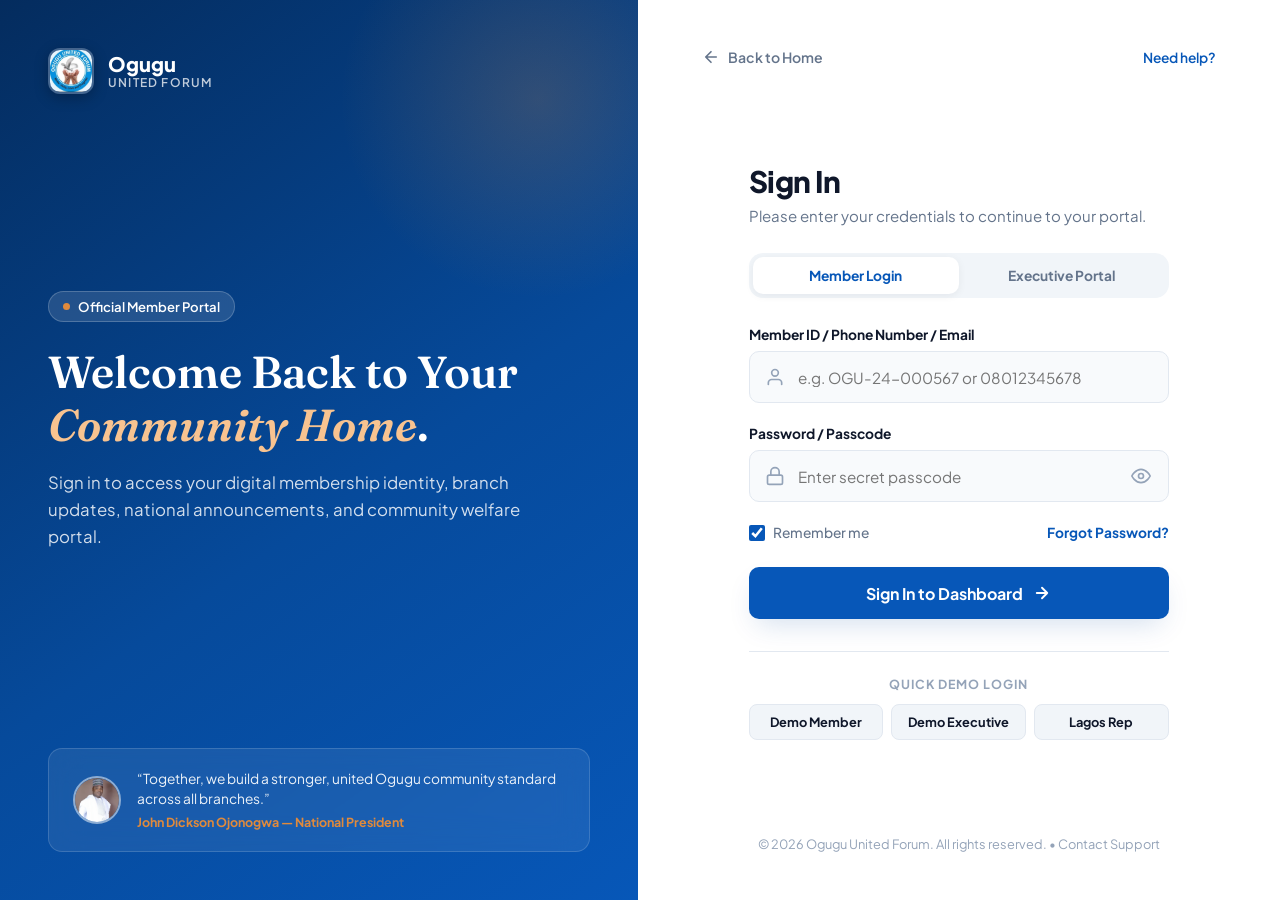
<file: login.html>
<!DOCTYPE html>
<html lang="en">
<head>
<meta charset="utf-8">
<meta name="viewport" content="width=device-width, initial-scale=1, viewport-fit=cover">
<title>Member Login — Ogugu United Forum</title>
<meta name="description" content="Access your Ogugu United Forum member portal account.">
<meta name="theme-color" content="#0757B8">
<link rel="icon" href="landingpageimages/logo.jpeg">

<!-- Fonts -->
<link rel="preconnect" href="https://fonts.googleapis.com">
<link rel="preconnect" href="https://fonts.gstatic.com" crossorigin>
<link rel="stylesheet" href="https://fonts.googleapis.com/css2?family=Plus+Jakarta+Sans:wght@400;500;600;700;800&family=Fraunces:opsz,wght@9..144,500;9..144,600;9..144,700&display=swap">

<style>
:root {
  --blue: #0757B8;
  --blue-deep: #064A9B;
  --blue-ink: #042C5E;
  --blue-tint: #EAF2FD;
  --white: #FFFFFF;
  --soft: #F8FAFC;
  --soft-2: #F1F5F9;
  --ink: #0F172A;
  --muted: #64748B;
  --muted-2: #94A3B8;
  --line: #E2E8F0;
  --accent: #E08A3C;
  --accent-soft: #FFF7ED;
  --accent-ink: #9A5B1E;

  --radius-sm: 10px;
  --radius-md: 14px;
  --radius-lg: 20px;

  --shadow-sm: 0 2px 8px rgba(15, 23, 42, 0.06);
  --shadow-md: 0 12px 28px -8px rgba(6, 74, 155, 0.18);
  --shadow-lg: 0 24px 48px -12px rgba(6, 74, 155, 0.28);

  --font: 'Plus Jakarta Sans', -apple-system, BlinkMacSystemFont, sans-serif;
  --font-serif: 'Fraunces', Georgia, serif;
  --ease: cubic-bezier(.2, .8, .2, 1);
}

*, *::before, *::after {
  box-sizing: border-box;
  margin: 0;
  padding: 0;
}

html, body {
  height: 100%;
  font-family: var(--font);
  background: var(--soft);
  color: var(--ink);
  -webkit-font-smoothing: antialiased;
}

a {
  color: inherit;
  text-decoration: none;
}

button, input {
  font-family: inherit;
}

/* ----------------------------------------------------------------------
   SPLIT LAYOUT
   ---------------------------------------------------------------------- */
.app-viewport {
  display: flex;
  min-height: 100vh;
  width: 100%;
}

/* Left Hero Showcase Pane (Clean & Focused) */
.hero-pane {
  flex: 1;
  background: linear-gradient(145deg, var(--blue-ink) 0%, var(--blue-deep) 55%, var(--blue) 100%);
  position: relative;
  display: flex;
  flex-direction: column;
  justify-content: space-between;
  padding: 48px;
  color: var(--white);
  overflow: hidden;
}

.hero-pane::before {
  content: '';
  position: absolute;
  top: -100px;
  right: -100px;
  width: 400px;
  height: 400px;
  background: radial-gradient(circle, rgba(224, 138, 60, 0.2) 0%, transparent 70%);
  pointer-events: none;
}

/* Top Brand Logo Link */
.hero-brand {
  display: inline-flex;
  align-items: center;
  gap: 14px;
  z-index: 2;
}

.brand-logo-frame {
  width: 46px;
  height: 46px;
  border-radius: 12px;
  overflow: hidden;
  box-shadow: 0 4px 14px rgba(0,0,0,0.25);
  border: 2px solid rgba(255, 255, 255, 0.25);
  flex-shrink: 0;
}

.brand-logo-frame img {
  width: 100%;
  height: 100%;
  object-fit: cover;
}

.hero-brand-text {
  display: flex;
  flex-direction: column;
}

.hero-brand-text strong {
  font-size: 1.25rem;
  font-weight: 800;
  color: var(--white);
  line-height: 1.1;
}

.hero-brand-text span {
  font-size: 0.75rem;
  font-weight: 600;
  letter-spacing: 0.1em;
  text-transform: uppercase;
  color: rgba(255, 255, 255, 0.75);
}

/* Hero Central Message */
.hero-content {
  margin: auto 0;
  max-width: 480px;
  z-index: 2;
}

.hero-tag {
  display: inline-flex;
  align-items: center;
  gap: 8px;
  background: rgba(255, 255, 255, 0.12);
  border: 1px solid rgba(255, 255, 255, 0.2);
  padding: 6px 14px;
  border-radius: 100px;
  font-size: 0.82rem;
  font-weight: 600;
  color: var(--white);
  margin-bottom: 24px;
}

.hero-tag-dot {
  width: 7px;
  height: 7px;
  border-radius: 50%;
  background: var(--accent);
}

.hero-headline {
  font-family: var(--font-serif);
  font-size: clamp(2.2rem, 3.5vw, 3rem);
  font-weight: 600;
  line-height: 1.18;
  margin-bottom: 18px;
  color: var(--white);
}

.hero-headline em {
  font-style: italic;
  color: #F8C390;
}

.hero-subtext {
  font-size: 1.05rem;
  line-height: 1.6;
  color: rgba(255, 255, 255, 0.82);
  font-weight: 400;
}

/* Quote Card at Bottom */
.hero-quote-card {
  z-index: 2;
  background: rgba(255, 255, 255, 0.08);
  backdrop-filter: blur(16px);
  border: 1px solid rgba(255, 255, 255, 0.15);
  padding: 20px 24px;
  border-radius: var(--radius-md);
  display: flex;
  align-items: center;
  gap: 16px;
}

.quote-avatar {
  width: 48px;
  height: 48px;
  border-radius: 50%;
  object-fit: cover;
  border: 2px solid rgba(255, 255, 255, 0.5);
  flex-shrink: 0;
}

.quote-body {
  font-size: 0.86rem;
  color: rgba(255, 255, 255, 0.92);
  line-height: 1.45;
}

.quote-body strong {
  display: block;
  font-size: 0.78rem;
  color: var(--accent);
  margin-top: 4px;
}

/* ----------------------------------------------------------------------
   Right Form Pane (Clean & Ultra User-Friendly)
   ---------------------------------------------------------------------- */
.form-pane {
  flex: 0.95;
  background: var(--white);
  display: flex;
  flex-direction: column;
  justify-content: space-between;
  padding: 48px 64px;
}

.form-nav {
  display: flex;
  align-items: center;
  justify-content: space-between;
}

.btn-back {
  display: inline-flex;
  align-items: center;
  gap: 8px;
  font-size: 0.88rem;
  font-weight: 600;
  color: var(--muted);
  transition: color 0.2s var(--ease);
}

.btn-back:hover {
  color: var(--blue);
}

.link-help {
  font-size: 0.86rem;
  font-weight: 600;
  color: var(--blue);
}

.link-help:hover {
  text-decoration: underline;
}

/* Login Form Area */
.form-card {
  width: 100%;
  max-width: 420px;
  margin: auto;
  padding: 20px 0;
}

.form-header {
  margin-bottom: 28px;
}

.form-header h2 {
  font-size: 1.85rem;
  font-weight: 800;
  color: var(--ink);
  letter-spacing: -0.02em;
  margin-bottom: 6px;
}

.form-header p {
  font-size: 0.94rem;
  color: var(--muted);
}

/* Clean Mode Tabs */
.role-tabs {
  display: flex;
  background: var(--soft-2);
  padding: 4px;
  border-radius: var(--radius-md);
  margin-bottom: 28px;
}

.role-tab {
  flex: 1;
  padding: 10px;
  border: none;
  background: transparent;
  border-radius: 10px;
  font-size: 0.86rem;
  font-weight: 700;
  color: var(--muted);
  cursor: pointer;
  transition: all 0.2s var(--ease);
  text-align: center;
}

.role-tab.active {
  background: var(--white);
  color: var(--blue);
  box-shadow: var(--shadow-sm);
}

/* Form Inputs */
.field-group {
  margin-bottom: 22px;
}

.field-label {
  display: block;
  font-size: 0.86rem;
  font-weight: 700;
  color: var(--ink);
  margin-bottom: 8px;
}

.input-box {
  position: relative;
  display: flex;
  align-items: center;
}

.input-icon-left {
  position: absolute;
  left: 16px;
  color: var(--muted-2);
  pointer-events: none;
  transition: color 0.2s var(--ease);
}

.field-input {
  width: 100%;
  height: 52px;
  padding: 0 16px 0 48px;
  font-size: 0.95rem;
  color: var(--ink);
  background: var(--soft);
  border: 1.5px solid var(--line);
  border-radius: var(--radius-sm);
  outline: none;
  transition: all 0.2s var(--ease);
}

.field-input:focus {
  background: var(--white);
  border-color: var(--blue);
  box-shadow: 0 0 0 4px rgba(7, 87, 184, 0.12);
}

.field-input:focus ~ .input-icon-left {
  color: var(--blue);
}

.btn-toggle-pwd {
  position: absolute;
  right: 14px;
  background: none;
  border: none;
  color: var(--muted-2);
  cursor: pointer;
  padding: 4px;
  display: flex;
  align-items: center;
  justify-content: center;
}

.btn-toggle-pwd:hover {
  color: var(--ink);
}

/* Options Row */
.form-options {
  display: flex;
  align-items: center;
  justify-content: space-between;
  margin-bottom: 26px;
  font-size: 0.86rem;
}

.remember-check {
  display: flex;
  align-items: center;
  gap: 8px;
  color: var(--muted);
  cursor: pointer;
  user-select: none;
  font-weight: 500;
}

.remember-check input {
  accent-color: var(--blue);
  width: 16px;
  height: 16px;
  cursor: pointer;
}

.link-forgot {
  color: var(--blue);
  font-weight: 700;
}

.link-forgot:hover {
  text-decoration: underline;
}

/* Primary Button */
.btn-login {
  width: 100%;
  height: 52px;
  background: var(--blue);
  color: var(--white);
  border: none;
  border-radius: var(--radius-sm);
  font-size: 1rem;
  font-weight: 700;
  cursor: pointer;
  box-shadow: var(--shadow-md);
  transition: all 0.25s var(--ease);
  display: flex;
  align-items: center;
  justify-content: center;
  gap: 10px;
}

.btn-login:hover {
  background: var(--blue-deep);
  transform: translateY(-1px);
  box-shadow: var(--shadow-lg);
}

.btn-login:active {
  transform: translateY(0);
}

/* Quick Demo Login Bar */
.demo-section {
  margin-top: 32px;
  padding-top: 24px;
  border-top: 1px solid var(--line);
}

.demo-title {
  font-size: 0.78rem;
  font-weight: 700;
  text-transform: uppercase;
  letter-spacing: 0.08em;
  color: var(--muted-2);
  margin-bottom: 12px;
  text-align: center;
}

.demo-buttons {
  display: flex;
  gap: 8px;
}

.btn-demo {
  flex: 1;
  padding: 9px;
  background: var(--soft-2);
  border: 1px solid var(--line);
  border-radius: 8px;
  font-size: 0.8rem;
  font-weight: 700;
  color: var(--ink);
  cursor: pointer;
  transition: all 0.2s var(--ease);
}

.btn-demo:hover {
  background: var(--blue-tint);
  border-color: rgba(7, 87, 184, 0.3);
  color: var(--blue);
}

/* Footer Copyright */
.form-footer {
  text-align: center;
  font-size: 0.8rem;
  color: var(--muted-2);
}

.form-footer a:hover {
  color: var(--blue);
}

/* Toast */
.toast {
  position: fixed;
  bottom: 24px;
  right: 24px;
  background: var(--blue-deep);
  color: var(--white);
  padding: 14px 22px;
  border-radius: 12px;
  font-size: 0.9rem;
  font-weight: 600;
  box-shadow: var(--shadow-lg);
  display: flex;
  align-items: center;
  gap: 10px;
  transform: translateY(100px);
  opacity: 0;
  transition: all 0.3s var(--ease);
  z-index: 100;
}

.toast.show {
  transform: translateY(0);
  opacity: 1;
}

/* Mobile Responsiveness */
@media (max-width: 900px) {
  .app-viewport {
    flex-direction: column;
  }

  .hero-pane {
    padding: 32px 24px;
  }

  .hero-content {
    padding: 24px 0;
  }

  .hero-headline {
    font-size: 2.1rem;
  }

  .form-pane {
    padding: 36px 24px;
  }
}
</style>
</head>

<body>

<div class="app-viewport">

  <!-- LEFT HERO PANE (Clean, Welcoming & Uncluttered) -->
  <div class="hero-pane">
    <a href="landingpage.html" class="hero-brand" aria-label="Ogugu United Forum Home">
      <div class="brand-logo-frame">
        <img src="landingpageimages/logo.jpeg" alt="Ogugu United Forum Logo">
      </div>
      <div class="hero-brand-text">
        <strong>Ogugu</strong>
        <span>United Forum</span>
      </div>
    </a>

    <div class="hero-content">
      <div class="hero-tag">
        <span class="hero-tag-dot"></span>
        Official Member Portal
      </div>
      <h1 class="hero-headline">
        Welcome Back to Your <em>Community Home</em>.
      </h1>
      <p class="hero-subtext">
        Sign in to access your digital membership identity, branch updates, national announcements, and community welfare portal.
      </p>
    </div>

    <div class="hero-quote-card">
      <img src="landingpageimages/president.jpeg" alt="National President" class="quote-avatar">
      <div class="quote-body">
        “Together, we build a stronger, united Ogugu community standard across all branches.”
        <strong>John Dickson Ojonogwa — National President</strong>
      </div>
    </div>
  </div>

  <!-- RIGHT AUTH FORM PANE (Ultra User-Friendly) -->
  <div class="form-pane">
    <div class="form-nav">
      <a href="landingpage.html" class="btn-back">
        <svg viewBox="0 0 24 24" width="18" height="18" fill="none" stroke="currentColor" stroke-width="2.2" stroke-linecap="round" stroke-linejoin="round"><path d="M19 12H5M12 19l-7-7 7-7"/></svg>
        Back to Home
      </a>
      <a href="#help" class="link-help" id="helpLink">Need help?</a>
    </div>

    <div class="form-card">
      <div class="form-header">
        <h2>Sign In</h2>
        <p>Please enter your credentials to continue to your portal.</p>
      </div>

      <!-- Member vs Executive Role Tabs -->
      <div class="role-tabs">
        <button type="button" class="role-tab active" id="tabMember">Member Login</button>
        <button type="button" class="role-tab" id="tabExecutive">Executive Portal</button>
      </div>

      <!-- Main Login Form -->
      <form id="loginForm">
        
        <div class="field-group">
          <label class="field-label" for="usernameInput" id="usernameLabel">Member ID / Phone Number / Email</label>
          <div class="input-box">
            <svg class="input-icon-left" viewBox="0 0 24 24" width="20" height="20" fill="none" stroke="currentColor" stroke-width="2" stroke-linecap="round"><path d="M20 21v-2a4 4 0 0 0-4-4H8a4 4 0 0 0-4 4v2"/><circle cx="12" cy="7" r="4"/></svg>
            <input type="text" id="usernameInput" class="field-input" placeholder="e.g. OGU-24-000567 or 08012345678" required>
          </div>
        </div>

        <div class="field-group">
          <label class="field-label" for="passwordInput">Password / Passcode</label>
          <div class="input-box">
            <svg class="input-icon-left" viewBox="0 0 24 24" width="20" height="20" fill="none" stroke="currentColor" stroke-width="2" stroke-linecap="round"><rect x="3" y="11" width="18" height="11" rx="2"/><path d="M7 11V7a5 5 0 0 1 10 0v4"/></svg>
            <input type="password" id="passwordInput" class="field-input" placeholder="Enter secret passcode" required>
            <button type="button" class="btn-toggle-pwd" id="btnTogglePwd" title="Show/Hide Password">
              <svg id="eyeSvg" viewBox="0 0 24 24" width="20" height="20" fill="none" stroke="currentColor" stroke-width="2" stroke-linecap="round"><path d="M1 12s4-8 11-8 11 8 11 8-4 8-11 8-11-8-11-8z"/><circle cx="12" cy="12" r="3"/></svg>
            </button>
          </div>
        </div>

        <div class="form-options">
          <label class="remember-check">
            <input type="checkbox" checked>
            <span>Remember me</span>
          </label>
          <a href="#" class="link-forgot" id="forgotLink">Forgot Password?</a>
        </div>

        <button type="submit" class="btn-login" id="btnSubmit">
          <span>Sign In to Dashboard</span>
          <svg viewBox="0 0 24 24" width="18" height="18" fill="none" stroke="currentColor" stroke-width="2.5" stroke-linecap="round" stroke-linejoin="round"><path d="M5 12h14M12 5l7 7-7 7"/></svg>
        </button>

      </form>

      <!-- Quick Demo Access Bar -->
      <div class="demo-section">
        <div class="demo-title">Quick Demo Login</div>
        <div class="demo-buttons">
          <button type="button" class="btn-demo" id="demoMember">Demo Member</button>
          <button type="button" class="btn-demo" id="demoExec">Demo Executive</button>
          <button type="button" class="btn-demo" id="demoLagos">Lagos Rep</button>
        </div>
      </div>
    </div>

    <div class="form-footer">
      © 2026 Ogugu United Forum. All rights reserved. • <a href="landingpage.html#contact">Contact Support</a>
    </div>
  </div>

</div>

<!-- TOAST ALERT -->
<div class="toast" id="toast">
  <span id="toastText">Logged in successfully. Redirecting...</span>
</div>

<script>
(function() {
  'use strict';

  var tabMember = document.getElementById('tabMember');
  var tabExecutive = document.getElementById('tabExecutive');
  var usernameLabel = document.getElementById('usernameLabel');
  var usernameInput = document.getElementById('usernameInput');
  var passwordInput = document.getElementById('passwordInput');
  var btnTogglePwd = document.getElementById('btnTogglePwd');
  var eyeSvg = document.getElementById('eyeSvg');
  var loginForm = document.getElementById('loginForm');
  var btnSubmit = document.getElementById('btnSubmit');
  var toast = document.getElementById('toast');
  var toastText = document.getElementById('toastText');

  // Role switching
  tabMember.addEventListener('click', function() {
    tabMember.classList.add('active');
    tabExecutive.classList.remove('active');
    usernameLabel.textContent = 'Member ID / Phone Number / Email';
    usernameInput.placeholder = 'e.g. OGU-24-000567 or 08012345678';
  });

  tabExecutive.addEventListener('click', function() {
    tabExecutive.classList.add('active');
    tabMember.classList.remove('active');
    usernameLabel.textContent = 'Executive ID / Official Email';
    usernameInput.placeholder = 'e.g. EXEC-NATIONAL-01 or president@ogugu.org';
  });

  // Toggle Password Visibility
  btnTogglePwd.addEventListener('click', function() {
    var isPassword = passwordInput.getAttribute('type') === 'password';
    passwordInput.setAttribute('type', isPassword ? 'text' : 'password');
    eyeSvg.innerHTML = isPassword 
      ? '<path d="M17.94 17.94A10.07 10.07 0 0 1 12 20c-7 0-11-8-11-8a18.45 18.45 0 0 1 5.06-5.94M9.9 4.24A9.12 9.12 0 0 1 12 4c7 0 11 8 11 8a18.5 18.5 0 0 1-2.16 3.19m-6.72-1.07a3 3 0 1 1-4.24-4.24"/><line x1="1" y1="1" x2="23" y2="23"/>'
      : '<path d="M1 12s4-8 11-8 11 8 11 8-4 8-11 8-11-8-11-8z"/><circle cx="12" cy="12" r="3"/>';
  });

  // Demo auto-fills
  document.getElementById('demoMember').addEventListener('click', function() {
    tabMember.click();
    usernameInput.value = 'OGU-24-000567';
    passwordInput.value = 'member2026';
    notify('Demo Member auto-filled!');
  });

  document.getElementById('demoExec').addEventListener('click', function() {
    tabExecutive.click();
    usernameInput.value = 'EXEC-NATIONAL-01';
    passwordInput.value = 'national2026';
    notify('Demo Executive auto-filled!');
  });

  document.getElementById('demoLagos').addEventListener('click', function() {
    tabMember.click();
    usernameInput.value = 'LAGOS-REP-102';
    passwordInput.value = 'lagos2026';
    notify('Lagos Rep auto-filled!');
  });

  // Form Submit
  loginForm.addEventListener('submit', function(e) {
    e.preventDefault();
    btnSubmit.disabled = true;
    btnSubmit.innerHTML = '<span>Signing In...</span>';
    notify('Authentication successful! Opening portal...');
    setTimeout(function() {
      window.location.href = 'home.html';
    }, 1000);
  });

  document.getElementById('forgotLink').addEventListener('click', function(e) {
    e.preventDefault();
    alert('Passcode Recovery:\n\nPlease contact your Branch Secretary or Secretariat Support at support@oguguunitedforum.org to reset your password.');
  });

  document.getElementById('helpLink').addEventListener('click', function(e) {
    e.preventDefault();
    alert('Member Support Desk:\n\nEmail: hello@oguguunitedforum.org\nPhone: +234 800 000 0000');
  });

  function notify(msg) {
    toastText.textContent = msg;
    toast.classList.add('show');
    setTimeout(function() {
      toast.classList.remove('show');
    }, 3000);
  }
})();
</script>
</body>
</html>
</file>
